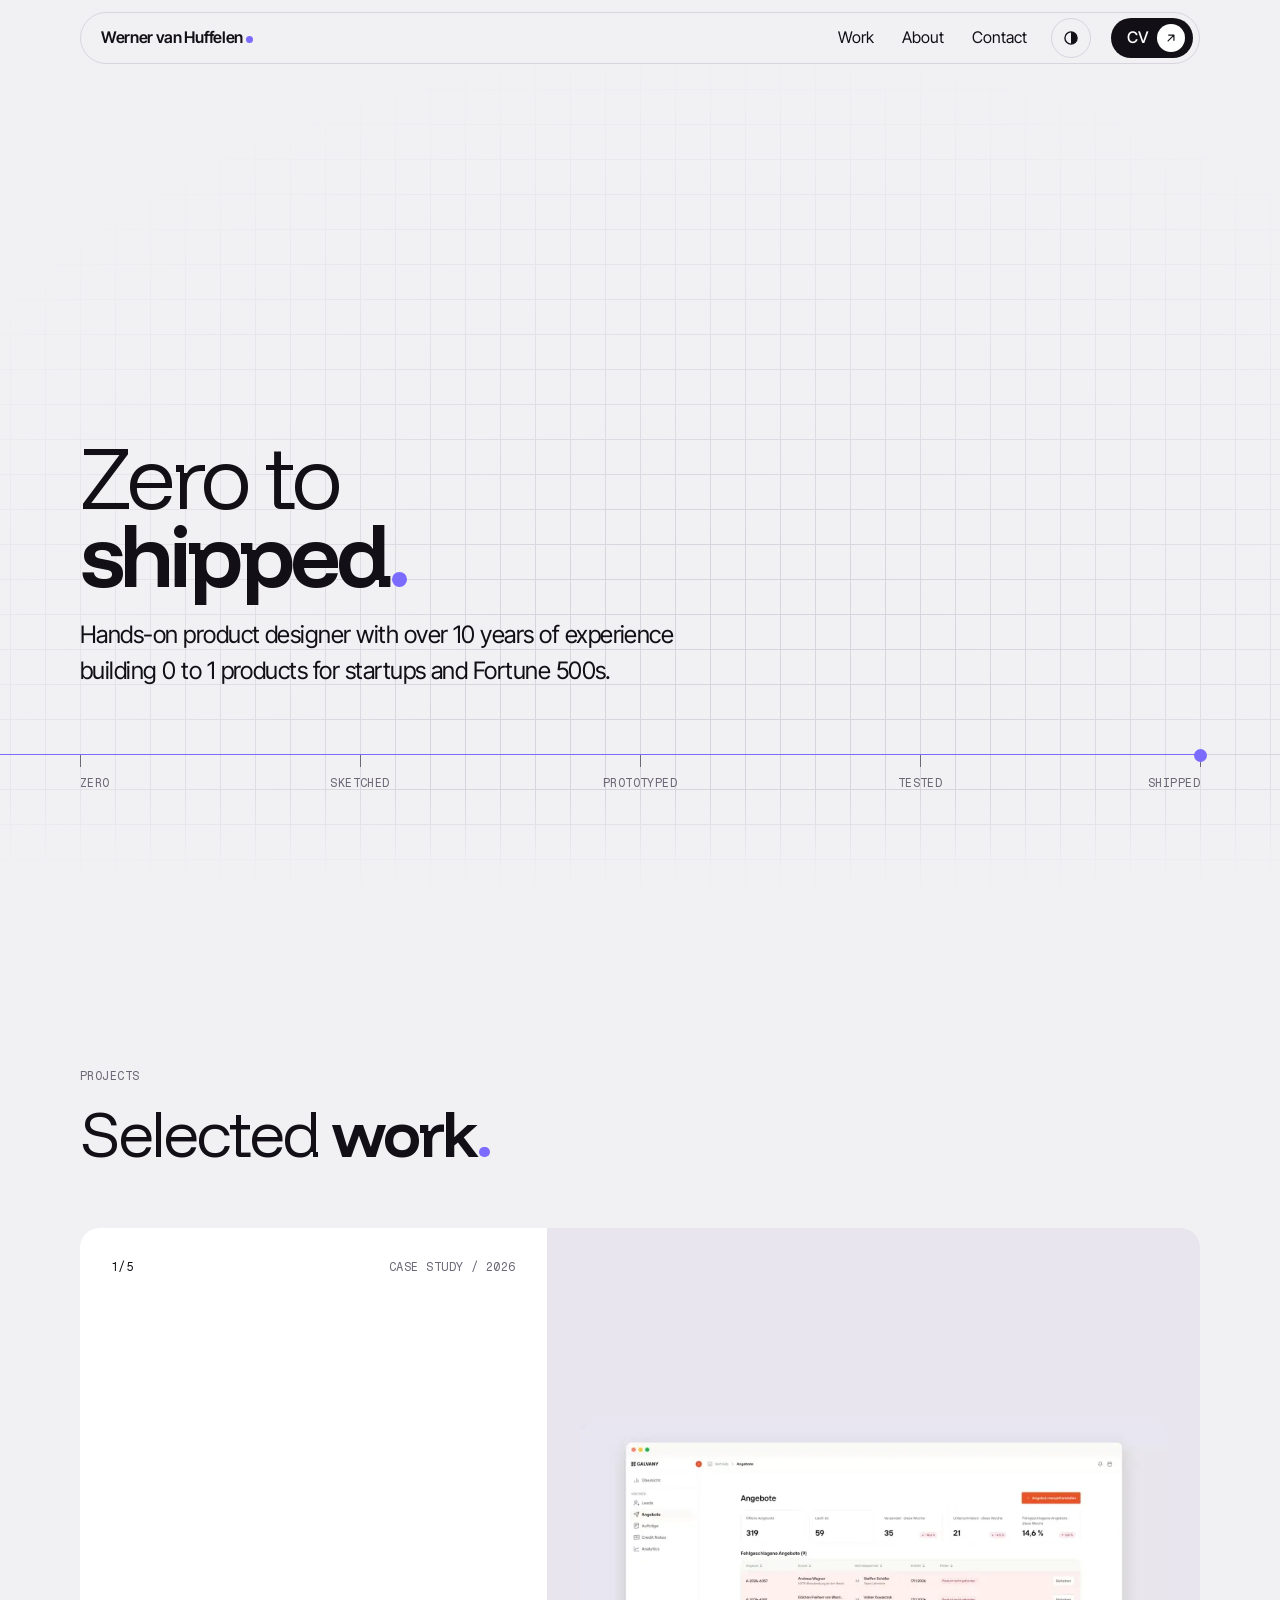
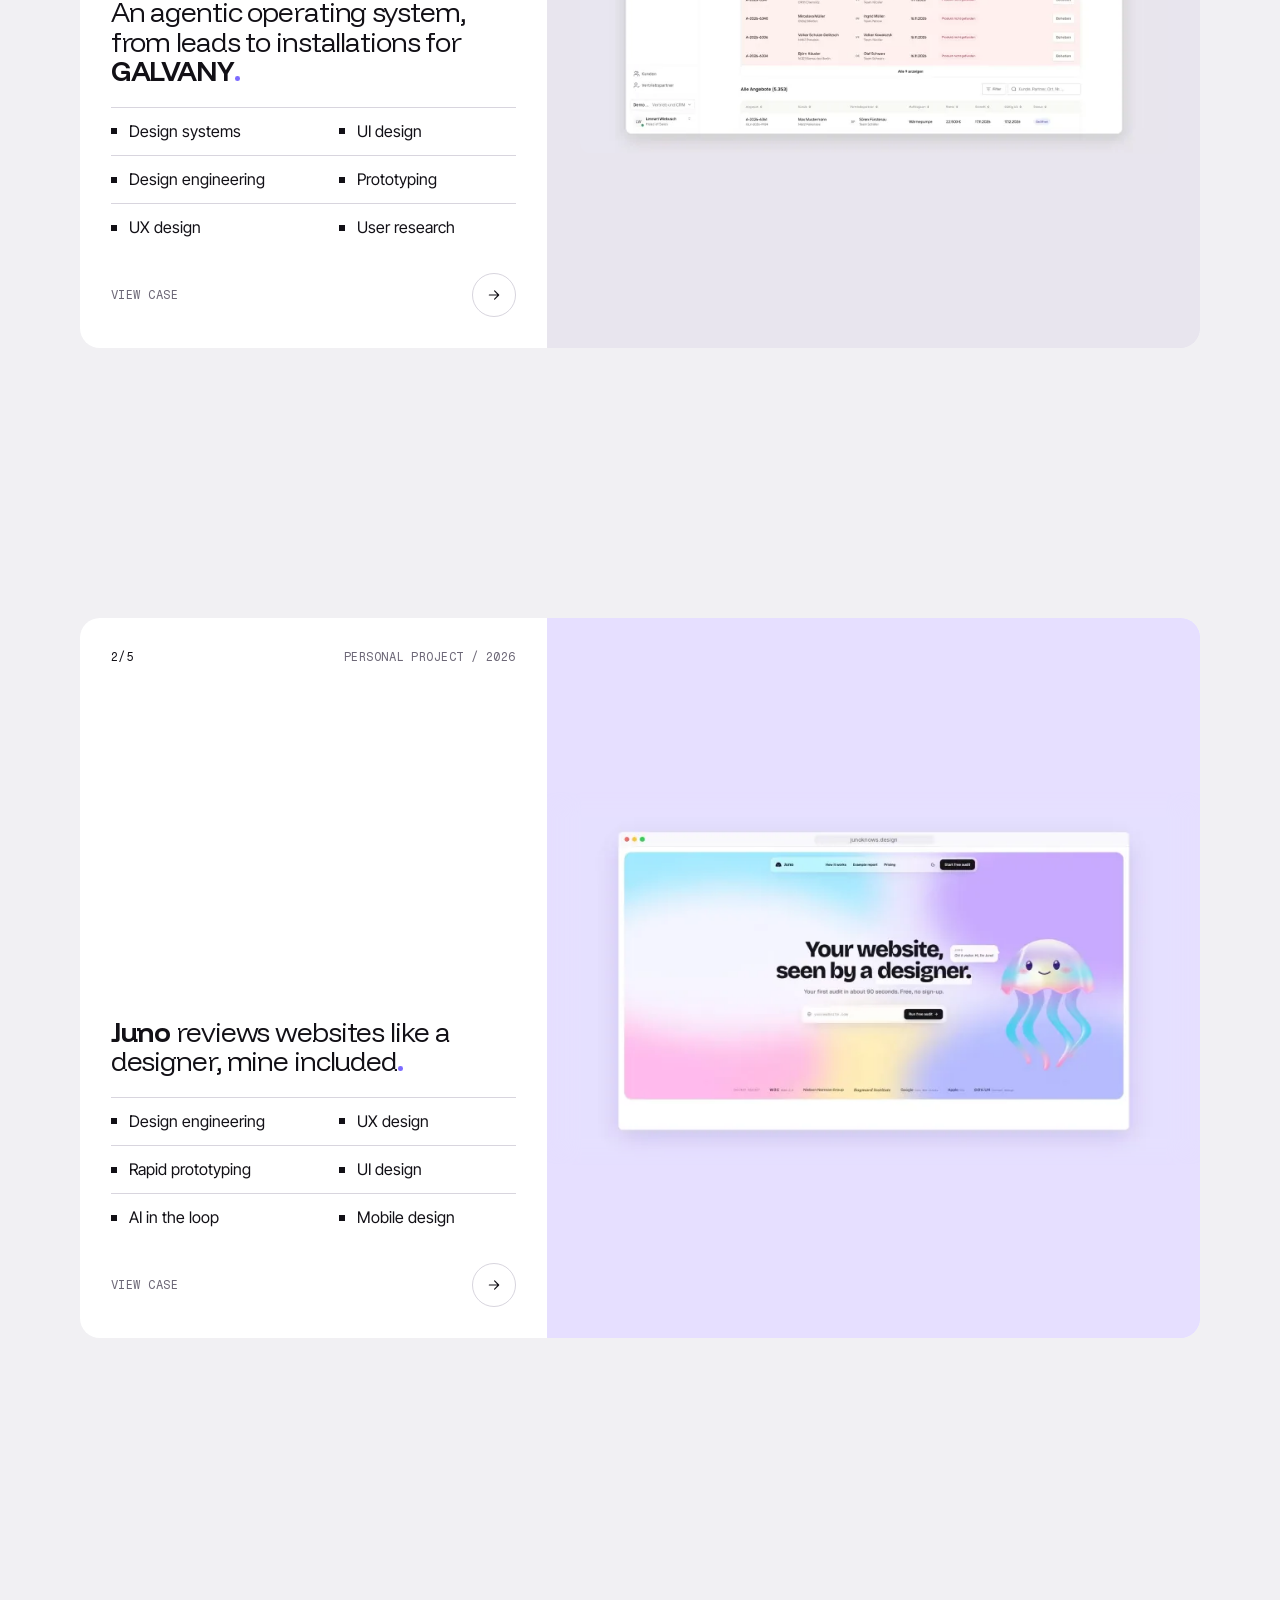
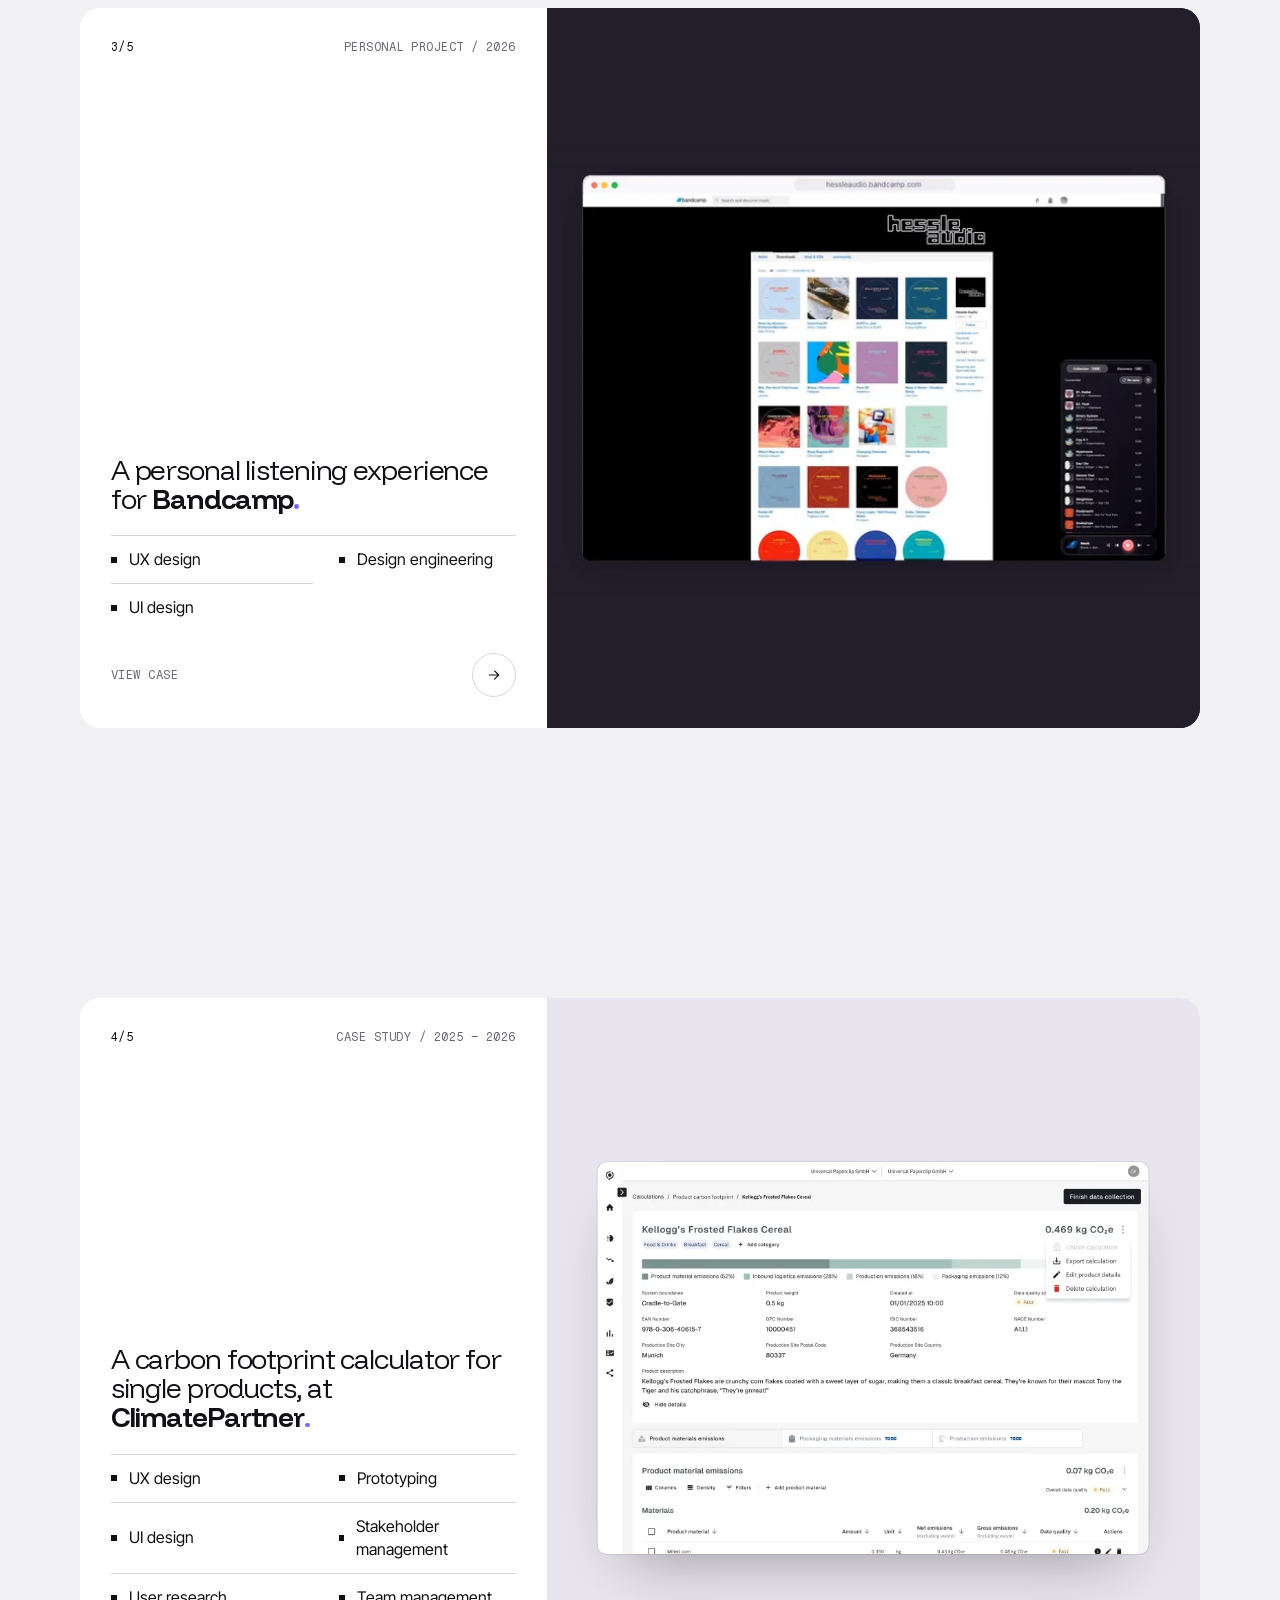
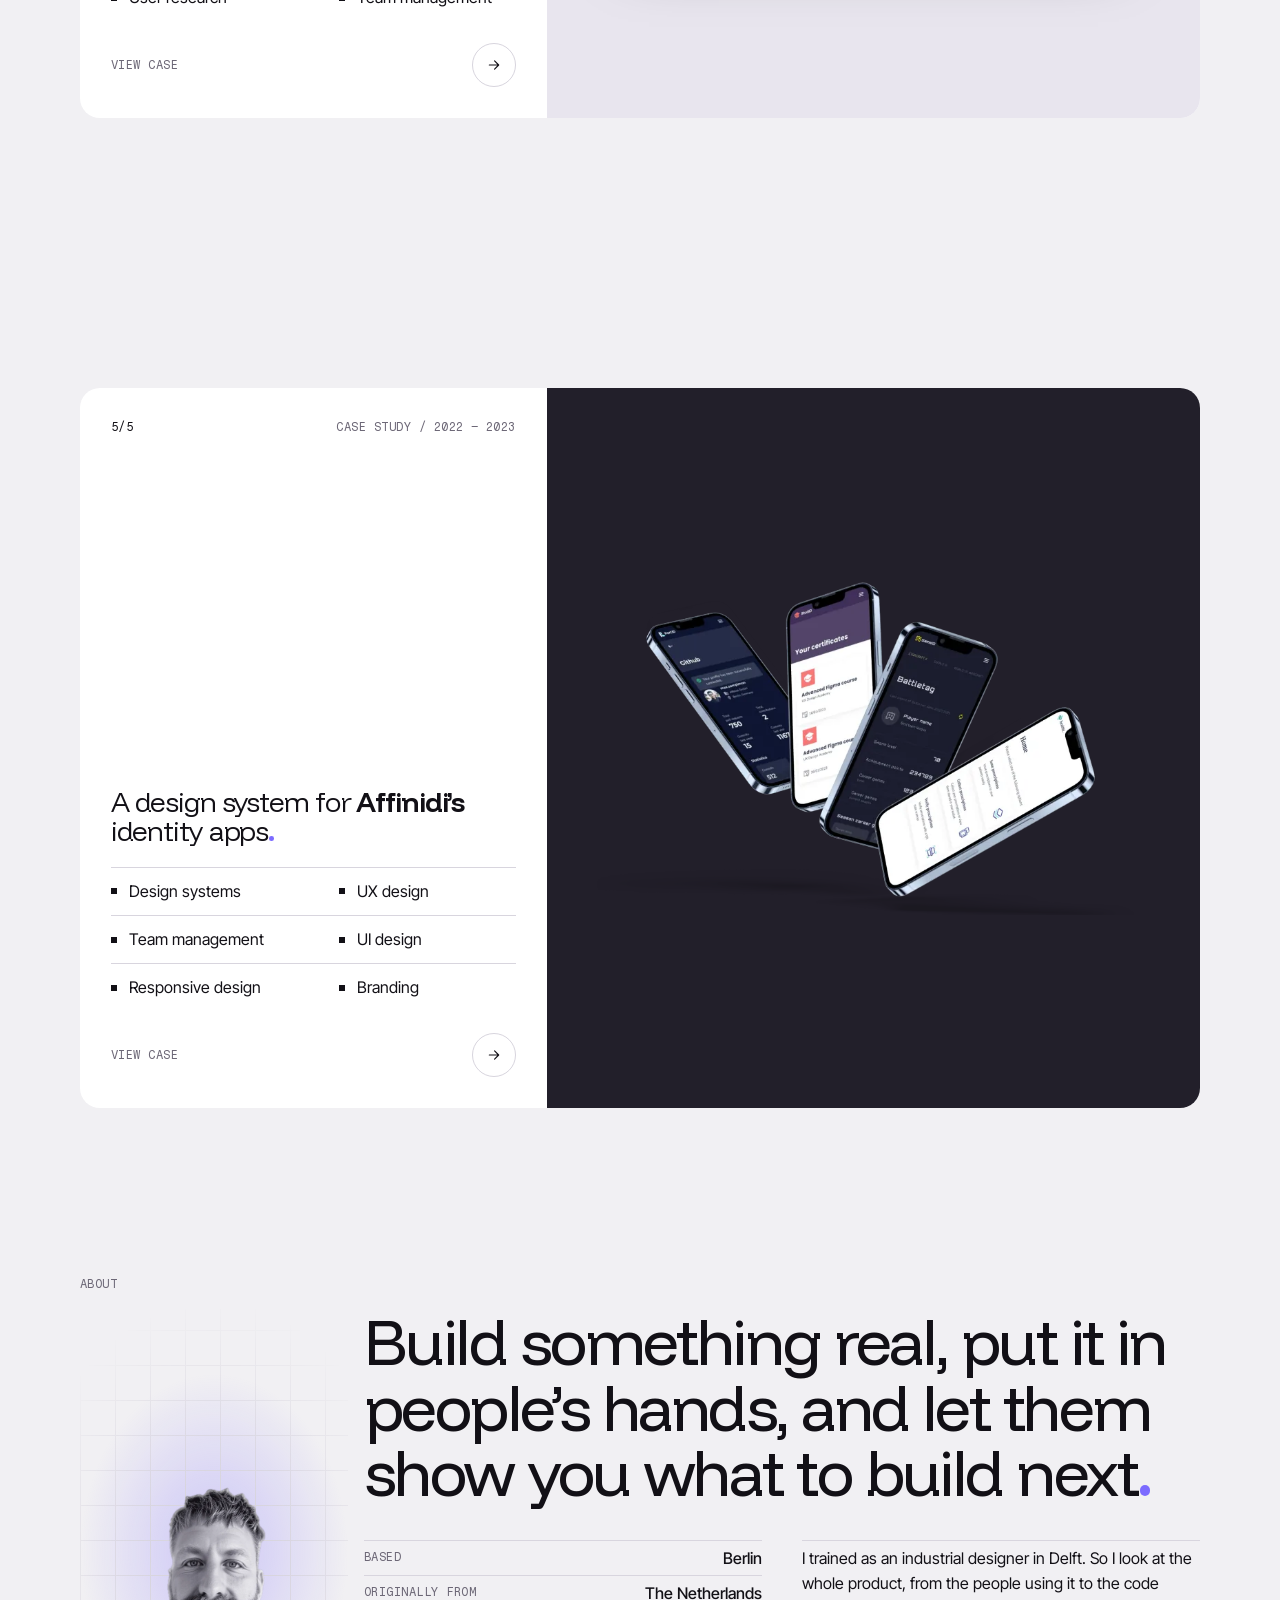
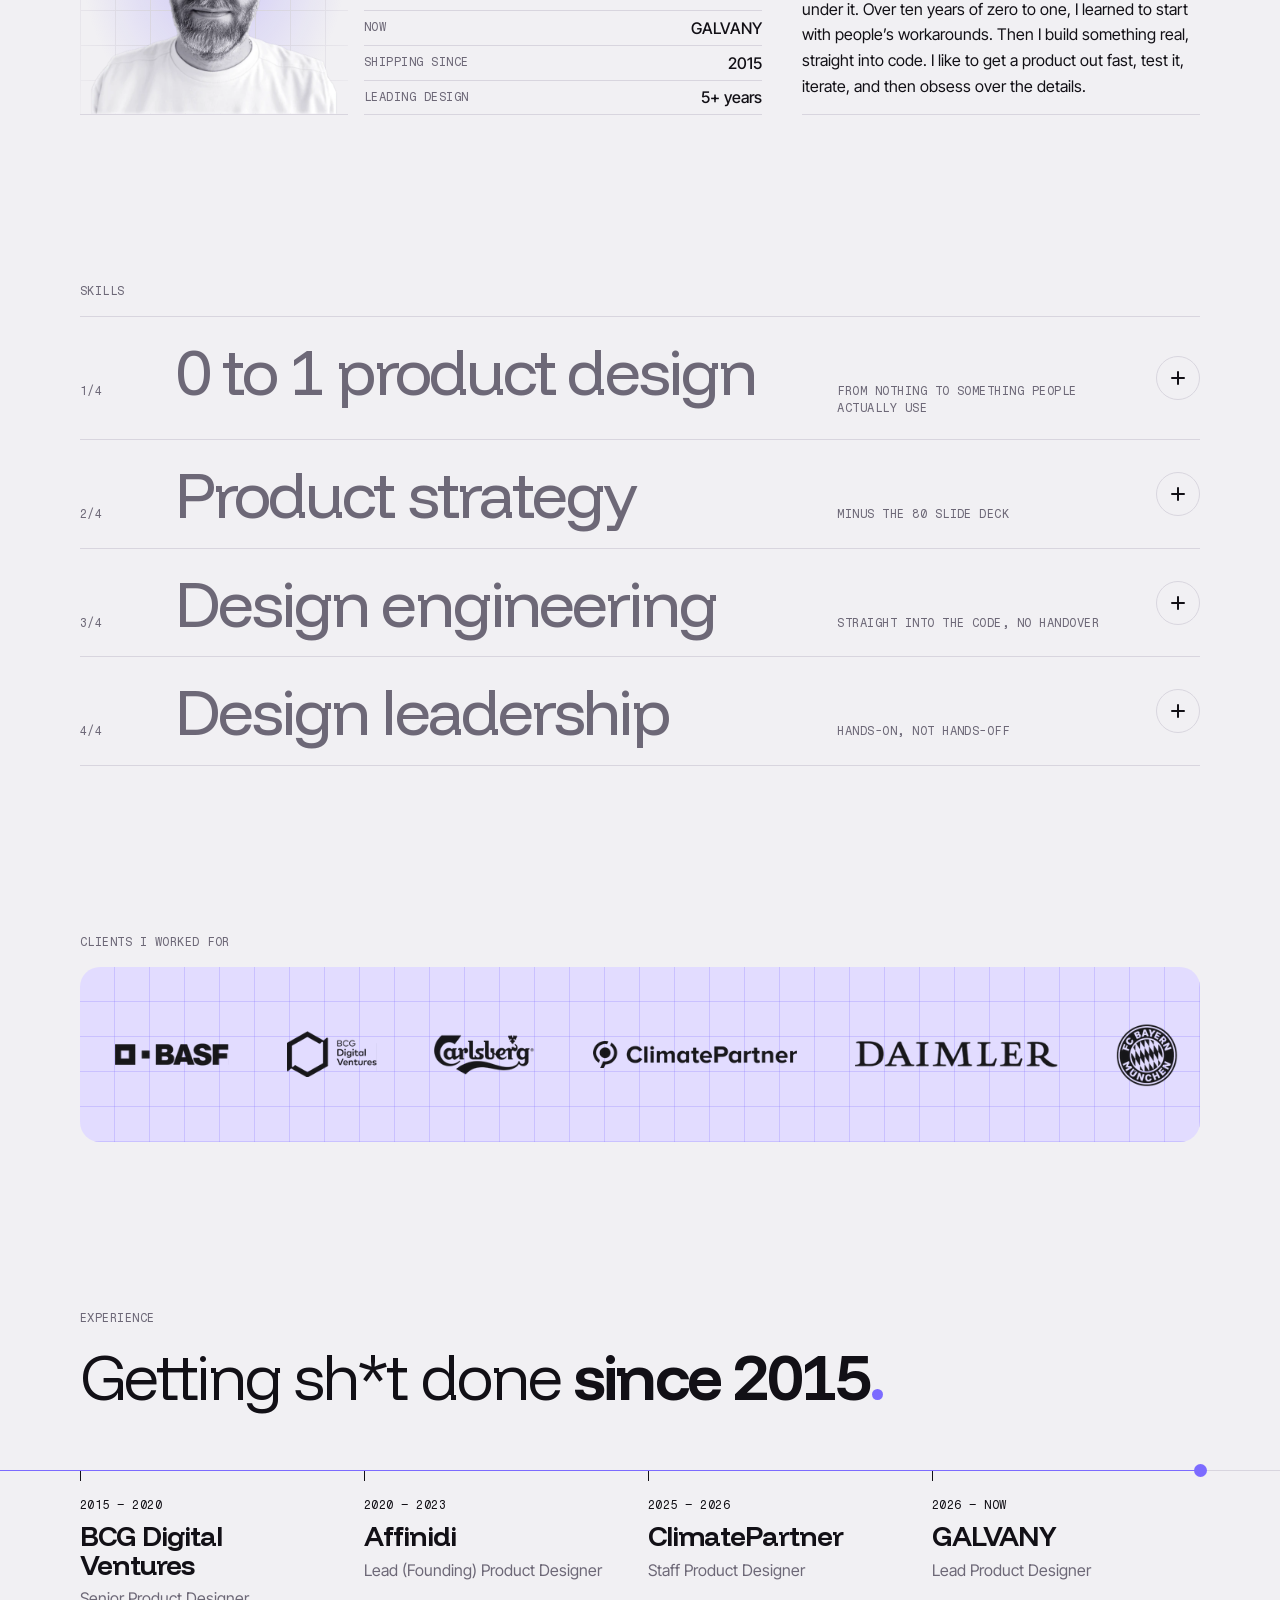
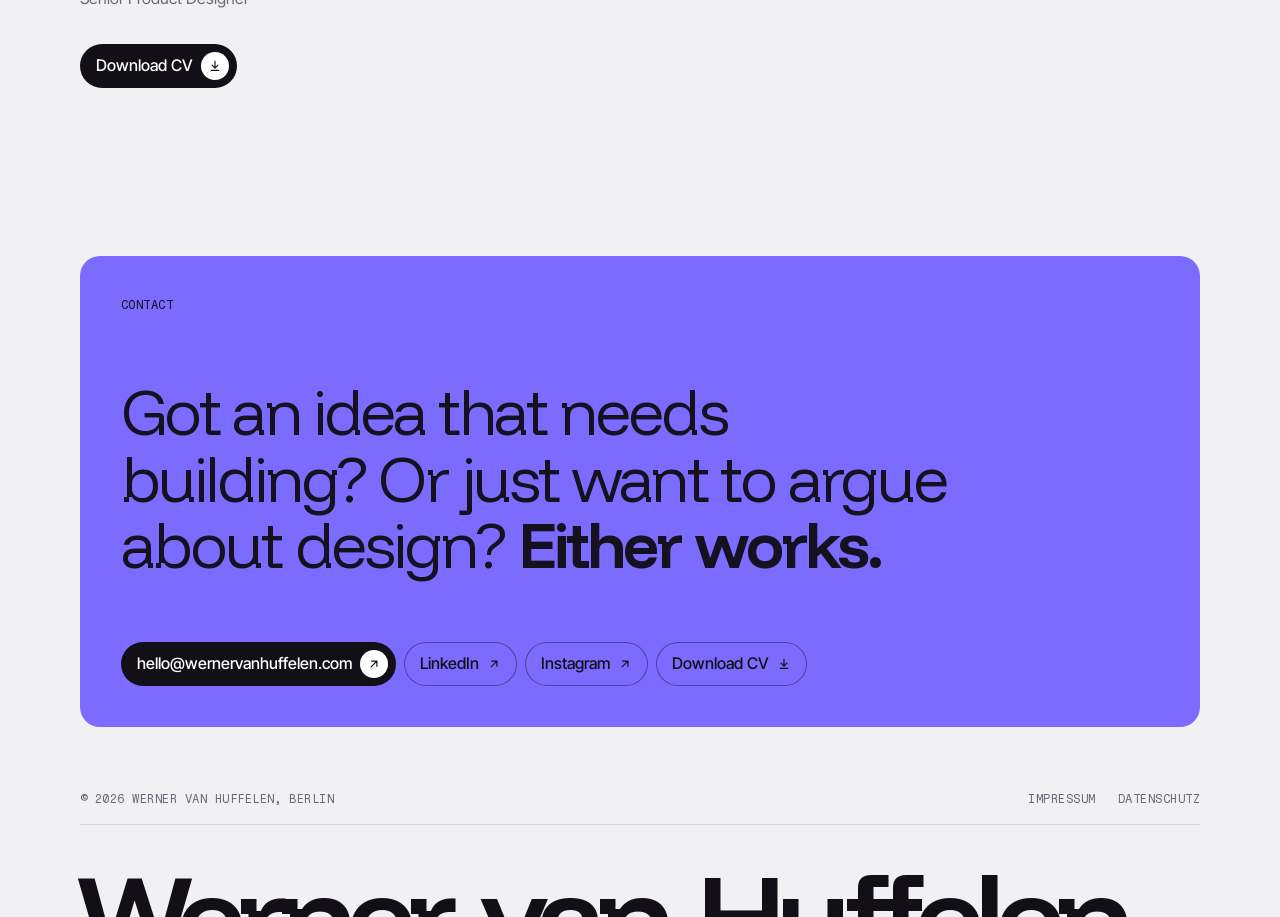
<file: index.html>
<!doctype html>
<html lang="en">
<head>
<meta charset="utf-8">
<meta name="viewport" content="width=device-width, initial-scale=1, viewport-fit=cover">
<title>Werner van Huffelen · Lead Product Designer in Berlin</title>
<meta name="description" content="Werner van Huffelen: Lead Product Designer in Berlin who designs straight into the code. Over 10 years of 0 to 1 products for startups and Fortune 500s.">
<link rel="canonical" href="https://www.wernervanhuffelen.com/">
<meta property="og:type" content="website"><meta property="og:site_name" content="Werner van Huffelen"><meta property="og:title" content="Werner van Huffelen · Lead Product Designer in Berlin"><meta property="og:description" content="Werner van Huffelen: Lead Product Designer in Berlin who designs straight into the code. Over 10 years of 0 to 1 products for startups and Fortune 500s."><meta property="og:url" content="https://www.wernervanhuffelen.com/"><meta property="og:image" content="https://www.wernervanhuffelen.com/assets/og/home.jpg"><meta property="og:image:width" content="1200"><meta property="og:image:height" content="630"><meta property="og:image:alt" content="Werner van Huffelen’s homepage: “Zero to shipped.” beside his portrait on a construction grid"><meta name="twitter:card" content="summary_large_image">
<script type="application/ld+json">{"@context":"https://schema.org","@graph":[{"@type":"Person","@id":"https://www.wernervanhuffelen.com/#me","name":"Werner van Huffelen","url":"https://www.wernervanhuffelen.com/","image":"https://www.wernervanhuffelen.com/assets/t/mono/portrait-moon-1000.webp","jobTitle":"Lead Product Designer","description":"Werner van Huffelen: Lead Product Designer in Berlin who designs straight into the code. Over 10 years of 0 to 1 products for startups and Fortune 500s.","email":"mailto:hello@wernervanhuffelen.com","address":{"@type":"PostalAddress","addressLocality":"Berlin","addressCountry":"DE"},"worksFor":{"@type":"Organization","name":"GALVANY"},"knowsAbout":["Product design","Product strategy","Design engineering","Design systems","Prototyping","Design leadership"],"sameAs":["https://www.linkedin.com/in/werner-van-huffelen-0047a842/","https://www.wernersdesigns.com/"]},{"@type":"WebSite","@id":"https://www.wernervanhuffelen.com/#site","url":"https://www.wernervanhuffelen.com/","name":"Werner van Huffelen","publisher":{"@id":"https://www.wernervanhuffelen.com/#me"}}]}</script>
<meta name="theme-color" content="#f1f0f3" media="(prefers-color-scheme: light)">
<meta name="theme-color" content="#100e14" media="(prefers-color-scheme: dark)">
<link rel="icon" href="data:image/svg+xml,%3Csvg xmlns='http://www.w3.org/2000/svg' viewBox='0 0 32 32'%3E%3Ccircle cx='16' cy='16' r='13' fill='%237C6BFF'/%3E%3C/svg%3E">
<link rel="preload" href="assets/fonts/funnel-display-latin.woff2" as="font" type="font/woff2" crossorigin>   <!-- the headlines' font, from the site (css/contrast.css; 2026-11-16, was Google Fonts) -->
<link rel="preconnect" href="https://fonts.googleapis.com"><link rel="preconnect" href="https://fonts.gstatic.com" crossorigin>
<link rel="stylesheet" href="https://fonts.googleapis.com/css2?family=Inter+Tight:wght@300..700&display=swap">
<link rel="stylesheet" href="css/contrast.css?v=d151">
<script>(function(r){r.classList.add('js');try{var t=localStorage.getItem('theme');if(t==='dark'||t==='light')r.setAttribute('data-theme',t)}catch(e){}})(document.documentElement)</script>
<script defer src="js/contrast.js?v=d151"></script>
<link rel="stylesheet" href="css/heroes.css?v=d151">
<link rel="stylesheet" href="css/heroes-c.css?v=d151">
<script defer src="js/heroes.js?v=d151"></script>
</head>
<body>
<a class="skip" href="#main">Skip to content</a>
<header class="nav">
  <a class="brand" href="/">Werner<span class="sur"> van Huffelen</span><i class="stop" aria-hidden="true"></i></a>
  <nav class="links" aria-label="Site"><a href="/#work">Work</a><a href="/#about">About</a><a class="opt" href="/#contact">Contact</a></nav>
  <button class="mode" type="button" aria-label="Dark mode" aria-pressed="false"><svg viewBox="0 0 20 20" aria-hidden="true"><circle cx="10" cy="10" r="6.75" fill="none" stroke="currentColor" stroke-width="1.5"/><path d="M10 3.25a6.75 6.75 0 0 1 0 13.5z" fill="currentColor"/></svg></button>
  <a class="pill" href="cv/Werner-van-Huffelen-CV-web.pdf">CV<span class="arr"><svg viewBox="0 0 24 24" fill="none" stroke="currentColor" stroke-width="2" stroke-linecap="round" stroke-linejoin="round" aria-hidden="true"><path d="M7 17 17 7M8 7h9v9"/></svg></span></a>
</header>
<main id="main">

<div class="heroes">
<section class="hx cx cx-1" aria-label="Intro">
  <div class="body"><div class="bg" aria-hidden="true"></div>
    <div class="lead-in"><h1 class="big"><span class="sr">Werner van Huffelen, Lead Product Designer in Berlin. Zero to shipped. </span><span aria-hidden="true">Zero to<span class="roll b"><span><span>&nbsp;</span><span>sketched<i class="stop"></i></span><span>prototyped<i class="stop"></i></span><span>tested<i class="stop"></i></span><span>shipped<i class="stop"></i></span></span></span></span></h1>
      <p class="lede" data-in style="--d:200">Hands-on product designer with over 10&nbsp;years of experience building 0&nbsp;to&nbsp;1 products for startups and Fortune&nbsp;500s.</p></div>
    <div class="ruler" aria-hidden="true"><i class="grid"><i class="pin" style="--i:5;--j:2"></i><i class="pin" style="--i:19;--j:2"></i></i><i class="who"><img src="assets/t/mono/portrait-moon-1000.webp" srcset="assets/t/mono/portrait-moon-700.webp 700w, assets/t/mono/portrait-moon-1000.webp 1000w, assets/t/mono/portrait-moon.webp 1400w" sizes="(min-width:900px) 50vw, calc(100vw - 32px)" width="1000" height="1000" alt="" loading="lazy" decoding="async"><i class="halo"></i></i><i class="fill"></i><i class="dot"></i><i class="tick" style="--x:0;--t:0.20s"><span class="mono">Zero</span></i><i class="tick" style="--x:.25;--t:0.95s"><span class="mono">Sketched</span></i><i class="tick" style="--x:.5;--t:2.25s"><span class="mono">Prototyped</span></i><i class="tick" style="--x:.75;--t:3.55s"><span class="mono">Tested</span></i><i class="tick" style="--x:1;--t:4.85s"><span class="mono">Shipped</span></i></div>
    <div class="under" aria-hidden="true"></div>
  </div>
</section>
</div>

<section id="work" class="sec" aria-label="Work">
  <div class="sec-h left"><div class="mono" data-in>Projects</div><h2 class="big" data-in="rise"><span class="w" style="--i:0"><span>Selected</span></span> <span class="w b" style="--i:1"><span>work<span class="sr">.</span><i class="stop" aria-hidden="true"></i></span></span></h2></div>
  <div class="stack">
    <article class="card" id="p-galvany" style="--i:0">
      <div class="txt">
        <div class="top mono"><span class="n">1/5</span><span>Case study / 2026</span></div>
        <div class="hd"><h3 class="big"><a href="/galvany"><span class="w" style="--i:0"><span>An</span></span> <span class="w" style="--i:1"><span>agentic</span></span> <span class="w" style="--i:2"><span>operating</span></span> <span class="w" style="--i:3"><span>system,</span></span> <span class="w" style="--i:4"><span>from</span></span> <span class="w" style="--i:5"><span>leads</span></span> <span class="w" style="--i:6"><span>to</span></span> <span class="w" style="--i:7"><span>installations</span></span> <span class="w" style="--i:8"><span>for</span></span> <span class="w b" style="--i:9"><span>GALVANY<span class="sr">.</span><i class="stop" aria-hidden="true"></i></span></span></a></h3></div>
        <ul class="tags" aria-label="Skills"><li>Design systems</li><li>Design engineering</li><li>UX design</li><li>UI design</li><li>Prototyping</li><li>User research</li></ul>
        <div class="foot-row"><span class="mono">View case</span><span class="go"><svg viewBox="0 0 24 24" fill="none" stroke="currentColor" stroke-width="2" stroke-linecap="round" stroke-linejoin="round" aria-hidden="true"><path d="M4 12h16M13 5l7 7-7 7"/></svg></span></div>
      </div>
      <div class="panel" style="--tint:var(--mat)"><div class="cshot f-cover sit reel" style="--w:1920;--h:1080;--sit:#e8e5ee"><a href="/galvany" tabindex="-1" aria-hidden="true"><img src="assets/cards/galvany-reel-1200.webp" srcset="assets/cards/galvany-reel-800.webp 800w, assets/cards/galvany-reel-1200.webp 1200w, assets/cards/galvany-reel.webp 1920w" sizes="(min-width: 900px) 60vw, (hover: hover) and (pointer: fine) 120vw, 92vw" width="1920" height="1080" alt="" loading="lazy" decoding="async"><video muted playsinline preload="none" disablepictureinpicture loop data-src="assets/cards/galvany-reel.mp4" data-t0="0" data-rate="0.5" data-bar="0.5:0.000 1:0.095 1.1:0.093 1.2:0.091 4.9:0.091 5:0.093 5.1:0.095 5.6:0.000 7.5:0.000 7.8:0.097 7.9:0.093 8.9:0.091 9:0.091 9.1:0.082 9.2:0.047 9.3:0.000 19.2:0.000 19.3:0.050 19.4:0.087 19.5:0.091 20.8:0.091 20.9:0.093 21:0.097 21.5:0.000 23.3:0.000 23.4:0.008 23.5:0.028 23.6:0.048 23.7:0.067 23.8:0.082 23.9:0.091 24:0.095 26.4:0.095 26.5:0.097 26.6:0.098 27.1:0.000"></video></a></div></div>
    </article>
    <article class="card" id="p-juno" style="--i:1">
      <div class="txt">
        <div class="top mono"><span class="n">2/5</span><span>Personal project / 2026</span></div>
        <div class="hd"><h3 class="big"><a href="/juno"><span class="w b" style="--i:0"><span>Juno</span></span> <span class="w" style="--i:1"><span>reviews</span></span> <span class="w" style="--i:2"><span>websites</span></span> <span class="w" style="--i:3"><span>like</span></span> <span class="w" style="--i:4"><span>a</span></span> <span class="w" style="--i:5"><span>designer,</span></span> <span class="w" style="--i:6"><span>mine</span></span> <span class="w" style="--i:7"><span>included<span class="sr">.</span><i class="stop" aria-hidden="true"></i></span></span></a></h3></div>
        <ul class="tags" aria-label="Skills"><li>Design engineering</li><li>Rapid prototyping</li><li>AI in the loop</li><li>UX design</li><li>UI design</li><li>Mobile design</li></ul>
        <div class="foot-row"><span class="mono">View case</span><span class="go"><svg viewBox="0 0 24 24" fill="none" stroke="currentColor" stroke-width="2" stroke-linecap="round" stroke-linejoin="round" aria-hidden="true"><path d="M4 12h16M13 5l7 7-7 7"/></svg></span></div>
      </div>
      <div class="panel lav" style="--tint:var(--lav)"><div class="cshot f-cover sit feather reel" style="--w:1920;--h:1080;--sit:#e6dfff;--fit:1.13"><a href="/juno" tabindex="-1" aria-hidden="true"><img src="assets/cards/juno-reel-1200.webp" srcset="assets/cards/juno-reel-800.webp 800w, assets/cards/juno-reel-1200.webp 1200w, assets/cards/juno-reel.webp 1920w" sizes="(min-width: 900px) 60vw, (hover: hover) and (pointer: fine) 120vw, 92vw" width="1920" height="1080" alt="" loading="lazy" decoding="async"><video muted playsinline preload="none" disablepictureinpicture loop data-src="assets/cards/juno-reel.mp4" data-t0="2"></video></a></div></div>
    </article>
    <article class="card" id="p-bandcamp" style="--i:2">
      <div class="txt">
        <div class="top mono"><span class="n">3/5</span><span>Personal project / 2026</span></div>
        <div class="hd"><h3 class="big"><a href="/bandcamp"><span class="w" style="--i:0"><span>A</span></span> <span class="w" style="--i:1"><span>personal</span></span> <span class="w" style="--i:2"><span>listening</span></span> <span class="w" style="--i:3"><span>experience</span></span> <span class="w" style="--i:4"><span>for</span></span> <span class="w b" style="--i:5"><span>Bandcamp<span class="sr">.</span><i class="stop" aria-hidden="true"></i></span></span></a></h3></div>
        <ul class="tags few" aria-label="Skills"><li>UX design</li><li>UI design</li><li>Design engineering</li></ul>
        <div class="foot-row"><span class="mono">View case</span><span class="go"><svg viewBox="0 0 24 24" fill="none" stroke="currentColor" stroke-width="2" stroke-linecap="round" stroke-linejoin="round" aria-hidden="true"><path d="M4 12h16M13 5l7 7-7 7"/></svg></span></div>
      </div>
      <div class="panel night" style="--tint:var(--mat)"><div class="cshot f-cover sit feather reel" style="--w:1920;--h:1080;--sit:#221f2a;--fit:1.38"><a href="/bandcamp" tabindex="-1" aria-hidden="true"><img src="assets/cards/bandcamp-reel-1200.webp" srcset="assets/cards/bandcamp-reel-800.webp 800w, assets/cards/bandcamp-reel-1200.webp 1200w, assets/cards/bandcamp-reel.webp 1920w" sizes="(min-width: 900px) 60vw, (hover: hover) and (pointer: fine) 120vw, 92vw" width="1920" height="1080" alt="" loading="lazy" decoding="async"><video muted playsinline preload="none" disablepictureinpicture loop data-src="assets/cards/bandcamp-reel.mp4" data-t0="0.7"></video></a></div></div>
    </article>
    <article class="card" id="p-climatepartner" style="--i:3">
      <div class="txt">
        <div class="top mono"><span class="n">4/5</span><span>Case study / 2025 – 2026</span></div>
        <div class="hd"><h3 class="big"><a href="/climatepartner"><span class="w" style="--i:0"><span>A</span></span> <span class="w" style="--i:1"><span>carbon</span></span> <span class="w" style="--i:2"><span>footprint</span></span> <span class="w" style="--i:3"><span>calculator</span></span> <span class="w" style="--i:4"><span>for</span></span> <span class="w" style="--i:5"><span>single</span></span> <span class="w" style="--i:6"><span>products,</span></span> <span class="w" style="--i:7"><span>at</span></span> <span class="w b" style="--i:8"><span>ClimatePartner<span class="sr">.</span><i class="stop" aria-hidden="true"></i></span></span></a></h3></div>
        <ul class="tags" aria-label="Skills"><li>UX design</li><li>UI design</li><li>User research</li><li>Prototyping</li><li>Stakeholder management</li><li>Team management</li></ul>
        <div class="foot-row"><span class="mono">View case</span><span class="go"><svg viewBox="0 0 24 24" fill="none" stroke="currentColor" stroke-width="2" stroke-linecap="round" stroke-linejoin="round" aria-hidden="true"><path d="M4 12h16M13 5l7 7-7 7"/></svg></span></div>
      </div>
      <div class="panel" style="--tint:var(--mat);background:#e8e5ee"><div class="cshot f-cover" style="--w:2880;--h:2048"><a href="/climatepartner" tabindex="-1" aria-hidden="true"><img src="assets/climatepartner/detail-1200.webp" srcset="assets/climatepartner/detail-800.webp 800w, assets/climatepartner/detail-1200.webp 1200w, assets/climatepartner/detail.webp 2880w" sizes="(min-width: 900px) 60vw, (hover: hover) and (pointer: fine) 120vw, 92vw" width="2880" height="2048" alt="" loading="lazy" decoding="async"></a></div></div>
    </article>
    <article class="card" id="p-affinidi" style="--i:4">
      <div class="txt">
        <div class="top mono"><span class="n">5/5</span><span>Case study / 2022 – 2023</span></div>
        <div class="hd"><h3 class="big"><a href="/affinidi"><span class="w" style="--i:0"><span>A</span></span> <span class="w" style="--i:1"><span>design</span></span> <span class="w" style="--i:2"><span>system</span></span> <span class="w" style="--i:3"><span>for</span></span> <span class="w b" style="--i:4"><span>Affinidi’s</span></span> <span class="w" style="--i:5"><span>identity</span></span> <span class="w" style="--i:6"><span>apps<span class="sr">.</span><i class="stop" aria-hidden="true"></i></span></span></a></h3></div>
        <ul class="tags" aria-label="Skills"><li>Design systems</li><li>Team management</li><li>Responsive design</li><li>UX design</li><li>UI design</li><li>Branding</li></ul>
        <div class="foot-row"><span class="mono">View case</span><span class="go"><svg viewBox="0 0 24 24" fill="none" stroke="currentColor" stroke-width="2" stroke-linecap="round" stroke-linejoin="round" aria-hidden="true"><path d="M4 12h16M13 5l7 7-7 7"/></svg></span></div>
      </div>
      <div class="panel lav" style="--tint:var(--lav);background:#221f2a"><div class="cshot f-cover bare" style="--w:2400;--h:1455"><a href="/affinidi" tabindex="-1" aria-hidden="true"><img src="assets/cards/affinidi-phones-1200.webp" srcset="assets/cards/affinidi-phones-800.webp 800w, assets/cards/affinidi-phones-1200.webp 1200w, assets/cards/affinidi-phones.webp 2400w" sizes="(min-width: 900px) 60vw, (hover: hover) and (pointer: fine) 120vw, 92vw" width="2400" height="1455" alt="" loading="lazy" decoding="async"></a></div></div>
    </article>
  </div>
</section>

<section id="about" class="sec about grid">
  <h2 class="mono" data-in>About</h2>
  <figure class="portrait" data-in><img src="assets/t/mono/portrait-moon-700.webp" srcset="assets/t/mono/portrait-moon-700.webp 700w, assets/t/mono/portrait-moon-1000.webp 1000w" sizes="(min-width:900px) 32vw, 300px" width="700" height="700" alt="Portrait of Werner van Huffelen" loading="lazy" decoding="async"></figure>
  <p class="say" data-in><span class="w" style="--i:0"><span>Build</span></span> <span class="w" style="--i:1"><span>something</span></span> <span class="w" style="--i:2"><span>real,</span></span> <span class="w" style="--i:3"><span>put</span></span> <span class="w" style="--i:4"><span>it</span></span> <span class="w" style="--i:5"><span>in</span></span> <span class="w" style="--i:6"><span>people’s</span></span> <span class="w" style="--i:7"><span>hands,</span></span> <span class="w" style="--i:8"><span>and</span></span> <span class="w" style="--i:9"><span>let</span></span> <span class="w" style="--i:10"><span>them</span></span> <span class="w" style="--i:11"><span>show</span></span> <span class="w" style="--i:12"><span>you</span></span> <span class="w" style="--i:13"><span>what</span></span> <span class="w" style="--i:14"><span>to</span></span> <span class="w" style="--i:15"><span>build</span></span> <span class="w" style="--i:16"><span>next<span class="sr">.</span><i class="stop" aria-hidden="true"></i></span></span></p>
  <p class="bio" data-in>I trained as an industrial designer in Delft. So I look at the whole product, from the people using it to the code under it. Over ten years of zero to one, I learned to start with people’s workarounds. Then I build something real, straight into code. I like to get a product out fast, test it, iterate, and then obsess over the details.</p>
  <dl class="facts" data-in style="--d:120">
    <div><dt class="mono">Based</dt><dd>Berlin</dd></div>
    <div><dt class="mono">Originally from</dt><dd>The Netherlands</dd></div>
    <div><dt class="mono">Now</dt><dd>GALVANY</dd></div>
    <div><dt class="mono">Shipping since</dt><dd>2015</dd></div>
    <div><dt class="mono">Leading design</dt><dd>5+ years</dd></div>
  </dl>
</section>

<section id="skills" class="sec">
  <h2 class="mono" style="margin-bottom:16px" data-in>Skills</h2>
  <ul class="svc">
    <li>
      <h3><button class="head" type="button" aria-expanded="false" aria-controls="sk-p1" id="sk-b1"><span class="n mono">1/4</span><span class="k">0 to 1 product design</span><span class="v mono">From nothing to something people actually use</span><span class="tog" aria-hidden="true"><i></i><i></i></span></button></h3>
      <div class="more" id="sk-p1" role="region" aria-labelledby="sk-b1"><div class="in"><div class="body">
        <ul class="tags"><li>User research</li><li>UX/UI design</li><li>Design systems</li><li>Branding</li><li>User testing</li><li>Responsive design</li></ul>
        <div class="txt"><p>This is my home turf: taking a vague idea and turning it into something real. Research, flows, UI, design system, the lot.</p><p>I design end to end and stick around for the messy part where it gets built.</p></div>
      </div></div></div>
    </li>
    <li>
      <h3><button class="head" type="button" aria-expanded="false" aria-controls="sk-p2" id="sk-b2"><span class="n mono">2/4</span><span class="k">Product strategy</span><span class="v mono">Minus the 80 slide deck</span><span class="tog" aria-hidden="true"><i></i><i></i></span></button></h3>
      <div class="more" id="sk-p2" role="region" aria-labelledby="sk-b2"><div class="in"><div class="body">
        <ul class="tags"><li>Problem definition</li><li>Ideation</li><li>Brainstorming</li><li>Prioritisation</li><li>Data analysis</li><li aria-hidden="true"></li></ul>
        <div class="txt"><p>Strategy is deciding what to build and, more importantly, what not to. I start with the problem and stay grounded in what users need and what the business can actually pull off.</p><p>All of it fits on one page. Promise.</p></div>
      </div></div></div>
    </li>
    <li>
      <h3><button class="head" type="button" aria-expanded="false" aria-controls="sk-p3" id="sk-b3"><span class="n mono">3/4</span><span class="k">Design engineering</span><span class="v mono">Straight into the code, no handover</span><span class="tog" aria-hidden="true"><i></i><i></i></span></button></h3>
      <div class="more" id="sk-p3" role="region" aria-labelledby="sk-b3"><div class="in"><div class="body">
        <ul class="tags"><li>Design in code</li><li>Motion &amp; interaction</li><li>Rapid prototyping</li><li>AI in the loop</li><li>User testing</li><li aria-hidden="true"></li></ul>
        <div class="txt"><p>I design in the medium the product ships in. Layout, motion and edge cases get worked out in real code, so what the team reviews and people test is the thing itself, and nothing gets lost in a handover.</p><p>With AI in the loop that takes days. Juno went from idea to live product in four.</p></div>
      </div></div></div>
    </li>
    <li>
      <h3><button class="head" type="button" aria-expanded="false" aria-controls="sk-p4" id="sk-b4"><span class="n mono">4/4</span><span class="k">Design leadership</span><span class="v mono">Hands-on, not hands-off</span><span class="tog" aria-hidden="true"><i></i><i></i></span></button></h3>
      <div class="more" id="sk-p4" role="region" aria-labelledby="sk-b4"><div class="in"><div class="body">
        <ul class="tags"><li>Coaching</li><li>Mentoring</li><li>Process definition</li><li>Hiring</li><li>Team building</li><li aria-hidden="true"></li></ul>
        <div class="txt"><p>I’ve built and led design teams for over 5 years, and I still open Figma every day. I give designers real ownership, clear feedback, and cover when they need it.</p><p>Good people do great work when you stop micromanaging them.</p></div>
      </div></div></div>
    </li>
  </ul>
</section>

<section id="clients" class="sec" aria-labelledby="clients-h">
  <h2 class="mono" id="clients-h" style="margin-bottom:16px" data-in>Clients I worked for</h2>
  <div class="strip"><div class="marq"><div class="belt"><div class="track"><img class="on-light" src="assets/logos/mask-group.webp" srcset="assets/logos/mask-group-s.webp 142w, assets/logos/mask-group.webp 286w" sizes="(max-width: 760px) 80px, 114px" width="286" height="161" alt="BASF" style="--h:56" loading="lazy" decoding="async"><img class="on-dark" src="assets/logos/mask-group-w.webp" srcset="assets/logos/mask-group-w-s.webp 142w, assets/logos/mask-group-w.webp 286w" sizes="(max-width: 760px) 80px, 114px" width="286" height="161" alt="BASF" style="--h:56" loading="lazy" decoding="async"><img class="on-light" src="assets/logos/mask-group-1.webp" srcset="assets/logos/mask-group-1-s.webp 113w, assets/logos/mask-group-1.webp 225w" sizes="(max-width: 760px) 63px, 90px" width="225" height="115" alt="BCG Digital Ventures" style="--h:40" loading="lazy" decoding="async"><img class="on-dark" src="assets/logos/mask-group-1-w.webp" srcset="assets/logos/mask-group-1-w-s.webp 113w, assets/logos/mask-group-1-w.webp 225w" sizes="(max-width: 760px) 63px, 90px" width="225" height="115" alt="BCG Digital Ventures" style="--h:40" loading="lazy" decoding="async"><img class="on-light" src="assets/logos/mask-group-2.webp" srcset="assets/logos/mask-group-2-s.webp 127w, assets/logos/mask-group-2.webp 254w" sizes="(max-width: 760px) 71px, 101px" width="254" height="104" alt="Carlsberg" style="--h:36" loading="lazy" decoding="async"><img class="on-dark" src="assets/logos/mask-group-2-w.webp" srcset="assets/logos/mask-group-2-w-s.webp 127w, assets/logos/mask-group-2-w.webp 254w" sizes="(max-width: 760px) 71px, 101px" width="254" height="104" alt="Carlsberg" style="--h:36" loading="lazy" decoding="async"><img class="on-light" src="assets/logos/climatepartner.webp" srcset="assets/logos/climatepartner-s.webp 259w, assets/logos/climatepartner.webp 510w" sizes="(max-width: 760px) 143px, 204px" width="510" height="69" alt="ClimatePartner" style="--h:24" loading="lazy" decoding="async"><img class="on-dark" src="assets/logos/climatepartner-w.webp" srcset="assets/logos/climatepartner-w-s.webp 259w, assets/logos/climatepartner-w.webp 510w" sizes="(max-width: 760px) 143px, 204px" width="510" height="69" alt="ClimatePartner" style="--h:24" loading="lazy" decoding="async"><img class="on-light" src="assets/logos/mask-group-3.webp" srcset="assets/logos/mask-group-3-s.webp 258w, assets/logos/mask-group-3.webp 508w" sizes="(max-width: 760px) 142px, 203px" width="508" height="69" alt="Daimler" style="--h:24" loading="lazy" decoding="async"><img class="on-dark" src="assets/logos/mask-group-3-w.webp" srcset="assets/logos/mask-group-3-w-s.webp 258w, assets/logos/mask-group-3-w.webp 508w" sizes="(max-width: 760px) 142px, 203px" width="508" height="69" alt="Daimler" style="--h:24" loading="lazy" decoding="async"><img class="on-light" src="assets/logos/group-12.webp" srcset="assets/logos/group-12-s.webp 78w, assets/logos/group-12.webp 157w" sizes="(max-width: 760px) 44px, 63px" width="157" height="161" alt="FC Bayern München" style="--h:56" loading="lazy" decoding="async"><img class="on-dark" src="assets/logos/group-12-w.webp" srcset="assets/logos/group-12-w-s.webp 78w, assets/logos/group-12-w.webp 157w" sizes="(max-width: 760px) 44px, 63px" width="157" height="161" alt="FC Bayern München" style="--h:56" loading="lazy" decoding="async"><img class="on-light" src="assets/logos/logo-wordmark.webp" srcset="assets/logos/logo-wordmark-s.webp 125w, assets/logos/logo-wordmark.webp 250w" sizes="(max-width: 760px) 70px, 101px" width="250" height="80" alt="GALVANY" style="--h:28" loading="lazy" decoding="async"><img class="on-dark" src="assets/logos/logo-wordmark-w.webp" srcset="assets/logos/logo-wordmark-w-s.webp 125w, assets/logos/logo-wordmark-w.webp 250w" sizes="(max-width: 760px) 70px, 101px" width="250" height="80" alt="GALVANY" style="--h:28" loading="lazy" decoding="async"><img class="on-light" src="assets/logos/mask-group-4.webp" srcset="assets/logos/mask-group-4-s.webp 201w, assets/logos/mask-group-4.webp 397w" sizes="(max-width: 760px) 111px, 159px" width="397" height="69" alt="Sartorius" style="--h:24" loading="lazy" decoding="async"><img class="on-dark" src="assets/logos/mask-group-4-w.webp" srcset="assets/logos/mask-group-4-w-s.webp 201w, assets/logos/mask-group-4-w.webp 397w" sizes="(max-width: 760px) 111px, 159px" width="397" height="69" alt="Sartorius" style="--h:24" loading="lazy" decoding="async"><img class="on-light" src="assets/logos/mask-group-5.webp" srcset="assets/logos/mask-group-5-s.webp 70w, assets/logos/mask-group-5.webp 140w" sizes="(max-width: 760px) 39px, 56px" width="140" height="138" alt="Techniker Krankenkasse" style="--h:48" loading="lazy" decoding="async"><img class="on-dark" src="assets/logos/mask-group-5-w.webp" srcset="assets/logos/mask-group-5-w-s.webp 70w, assets/logos/mask-group-5-w.webp 140w" sizes="(max-width: 760px) 39px, 56px" width="140" height="138" alt="Techniker Krankenkasse" style="--h:48" loading="lazy" decoding="async"><img class="on-light" src="assets/logos/mask-group-6.webp" srcset="assets/logos/mask-group-6-s.webp 258w, assets/logos/mask-group-6.webp 509w" sizes="(max-width: 760px) 143px, 204px" width="509" height="69" alt="Temasek" style="--h:24" loading="lazy" decoding="async"><img class="on-dark" src="assets/logos/mask-group-6-w.webp" srcset="assets/logos/mask-group-6-w-s.webp 258w, assets/logos/mask-group-6-w.webp 509w" sizes="(max-width: 760px) 143px, 204px" width="509" height="69" alt="Temasek" style="--h:24" loading="lazy" decoding="async"><img class="on-light" src="assets/logos/mask-group-7.webp" srcset="assets/logos/mask-group-7-s.webp 68w, assets/logos/mask-group-7.webp 136w" sizes="(max-width: 760px) 38px, 54px" width="136" height="138" alt="Volkswagen" style="--h:48" loading="lazy" decoding="async"><img class="on-dark" src="assets/logos/mask-group-7-w.webp" srcset="assets/logos/mask-group-7-w-s.webp 68w, assets/logos/mask-group-7-w.webp 136w" sizes="(max-width: 760px) 38px, 54px" width="136" height="138" alt="Volkswagen" style="--h:48" loading="lazy" decoding="async"><img class="on-light" src="assets/logos/mask-group-8.webp" srcset="assets/logos/mask-group-8-s.webp 210w, assets/logos/mask-group-8.webp 414w" sizes="(max-width: 760px) 116px, 166px" width="414" height="69" alt="Wüstenrot" style="--h:24" loading="lazy" decoding="async"><img class="on-dark" src="assets/logos/mask-group-8-w.webp" srcset="assets/logos/mask-group-8-w-s.webp 210w, assets/logos/mask-group-8-w.webp 414w" sizes="(max-width: 760px) 116px, 166px" width="414" height="69" alt="Wüstenrot" style="--h:24" loading="lazy" decoding="async"></div></div></div></div>
</section>

<section id="experience" class="sec">
  <div class="sec-h left"><div class="mono" data-in>Experience</div><h2 class="big" data-in="rise"><span class="w" style="--i:0"><span>Getting</span></span> <span class="w" style="--i:1"><span>sh*t</span></span> <span class="w" style="--i:2"><span>done</span></span> <span class="w b" style="--i:3"><span>since</span></span> <span class="w b" style="--i:4"><span>2015<span class="sr">.</span><i class="stop" aria-hidden="true"></i></span></span></h2></div>
  <ol class="xp">
    <li style="--i:3;--j:0"><div class="y mono">2026 – now</div><h3 class="k">GALVANY</h3><div class="v">Lead Product Designer</div></li>
    <li style="--i:2;--j:1"><div class="y mono">2025 – 2026</div><h3 class="k">ClimatePartner</h3><div class="v">Staff Product Designer</div></li>
    <li style="--i:1;--j:2"><div class="y mono">2020 – 2023</div><h3 class="k">Affinidi</h3><div class="v">Lead (Founding) Product Designer</div></li>
    <li style="--i:0;--j:3"><div class="y mono">2015 – 2020</div><h3 class="k">BCG Digital Ventures</h3><div class="v">Senior Product Designer</div></li>
  </ol>
  <div class="xp-cv" data-in style="--d:900"><a class="pill dl" href="cv/Werner-van-Huffelen-CV-web.pdf" download="Werner-van-Huffelen-CV.pdf">Download CV<span class="arr"><svg viewBox="0 0 24 24" fill="none" stroke="currentColor" stroke-width="2" stroke-linecap="round" stroke-linejoin="round" aria-hidden="true"><path d="M12 4v11M7 10.5l5 5 5-5M5.5 19.5h13"/></svg></span></a></div>
</section>

<section id="contact" class="cta">
  <div class="mono">Contact</div>
  <p class="big" data-in="rise"><span class="w" style="--i:0"><span>Got</span></span> <span class="w" style="--i:1"><span>an</span></span> <span class="w" style="--i:2"><span>idea</span></span> <span class="w" style="--i:3"><span>that</span></span> <span class="w" style="--i:4"><span>needs</span></span> <span class="w" style="--i:5"><span>building?</span></span> <span class="w" style="--i:6"><span>Or</span></span> <span class="w" style="--i:7"><span>just</span></span> <span class="w" style="--i:8"><span>want</span></span> <span class="w" style="--i:9"><span>to</span></span> <span class="w" style="--i:10"><span>argue</span></span> <span class="w" style="--i:11"><span>about</span></span> <span class="w" style="--i:12"><span>design?</span></span> <span class="w b" style="--i:13"><span>Either</span></span> <span class="w b" style="--i:14"><span>works<span class="sr">.</span><i class="stop" aria-hidden="true"></i></span></span></p>
  <div class="row"><a class="pill" href="mailto:hello@wernervanhuffelen.com">hello@wernervanhuffelen.com<span class="arr"><svg viewBox="0 0 24 24" fill="none" stroke="currentColor" stroke-width="2" stroke-linecap="round" stroke-linejoin="round" aria-hidden="true"><path d="M7 17 17 7M8 7h9v9"/></svg></span></a><a class="pill ghost" href="https://www.linkedin.com/in/werner-van-huffelen-0047a842/">LinkedIn<span class="arr"><svg viewBox="0 0 24 24" fill="none" stroke="currentColor" stroke-width="2" stroke-linecap="round" stroke-linejoin="round" aria-hidden="true"><path d="M7 17 17 7M8 7h9v9"/></svg></span></a><a class="pill ghost" href="https://www.instagram.com/wernerschnitzel">Instagram<span class="arr"><svg viewBox="0 0 24 24" fill="none" stroke="currentColor" stroke-width="2" stroke-linecap="round" stroke-linejoin="round" aria-hidden="true"><path d="M7 17 17 7M8 7h9v9"/></svg></span></a><a class="pill ghost dl" href="cv/Werner-van-Huffelen-CV-web.pdf" download="Werner-van-Huffelen-CV.pdf">Download CV<span class="arr"><svg viewBox="0 0 24 24" fill="none" stroke="currentColor" stroke-width="2" stroke-linecap="round" stroke-linejoin="round" aria-hidden="true"><path d="M12 4v11M7 10.5l5 5 5-5M5.5 19.5h13"/></svg></span></a></div>
</section>

</main>
<footer class="foot">
  <div class="row mono"><span>© 2026 Werner van Huffelen, Berlin</span><span><a href="https://www.wernersdesigns.com/impressum">Impressum</a><a href="https://www.wernersdesigns.com/datenschutz">Datenschutz</a></span></div>
  <span class="mark" aria-hidden="true">Werner van Huffelen<i class="stop"></i></span>
</footer>
</body>
</html>
</file>
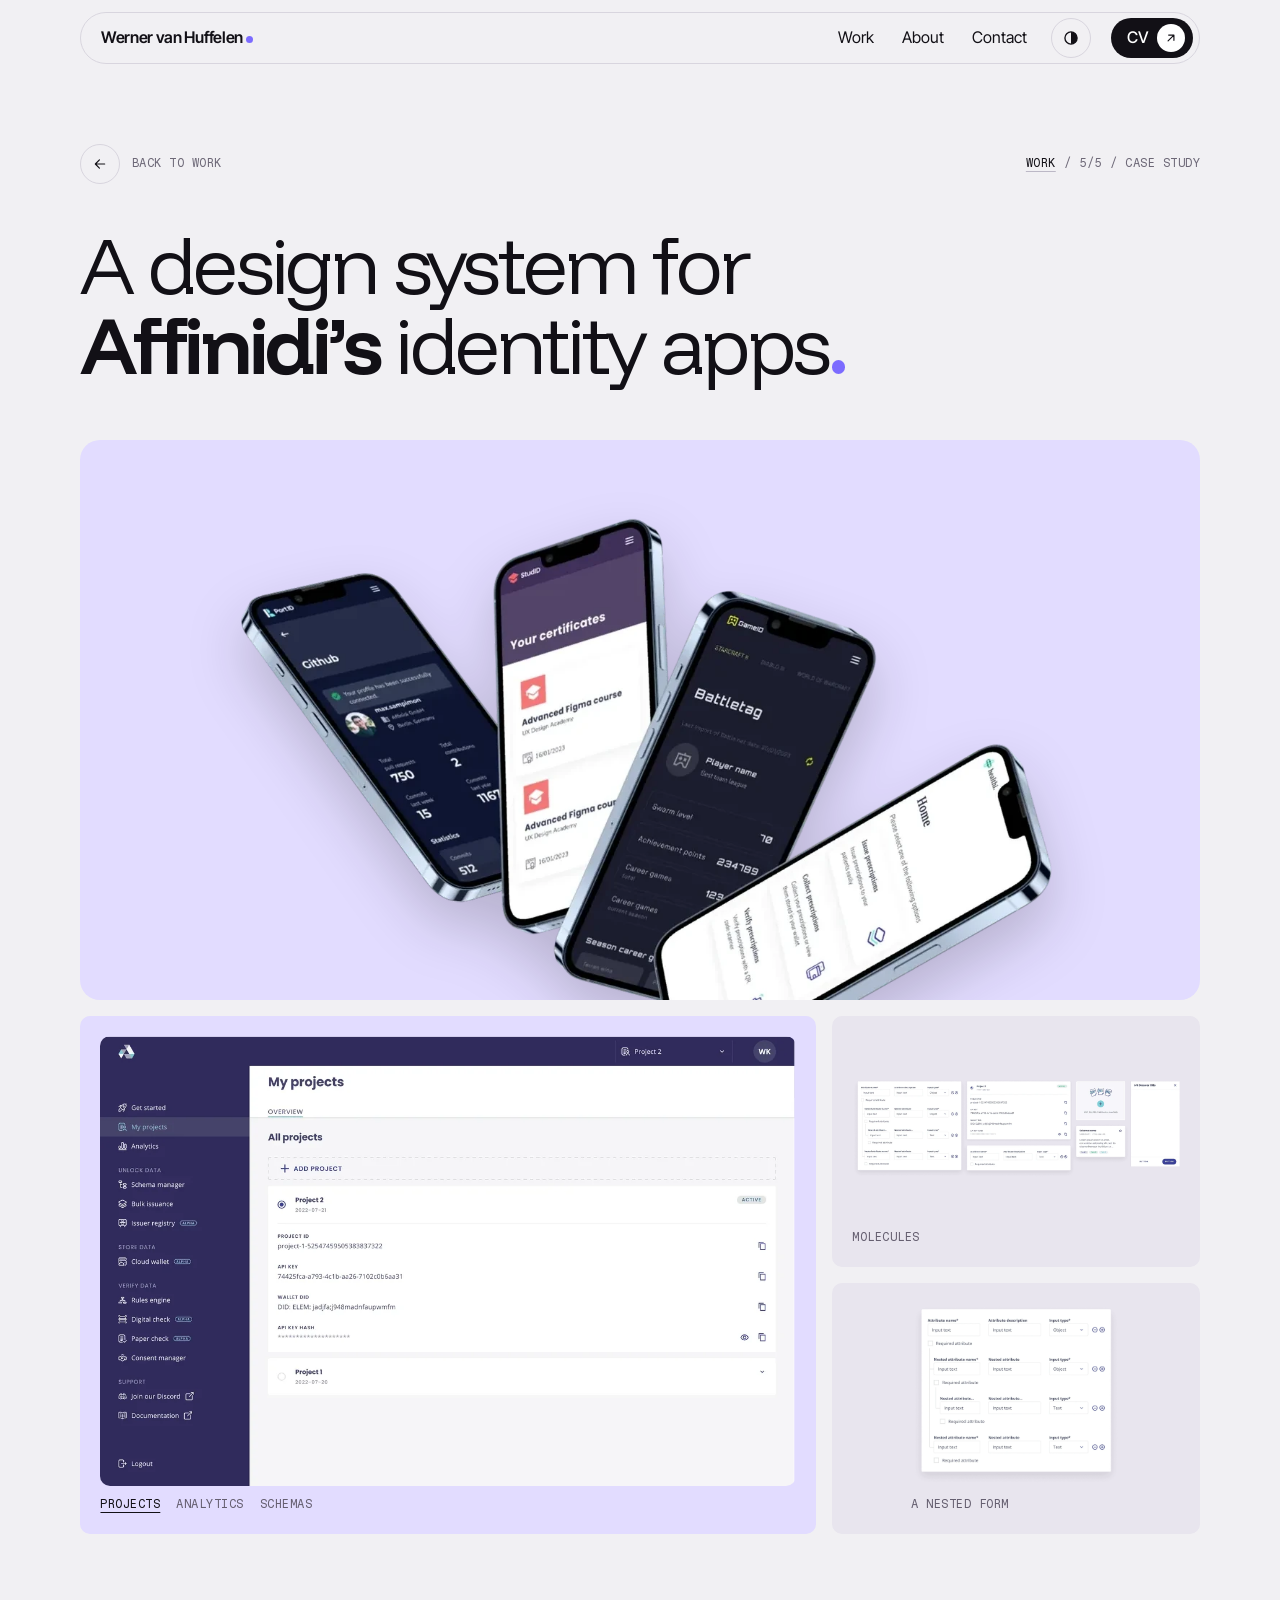
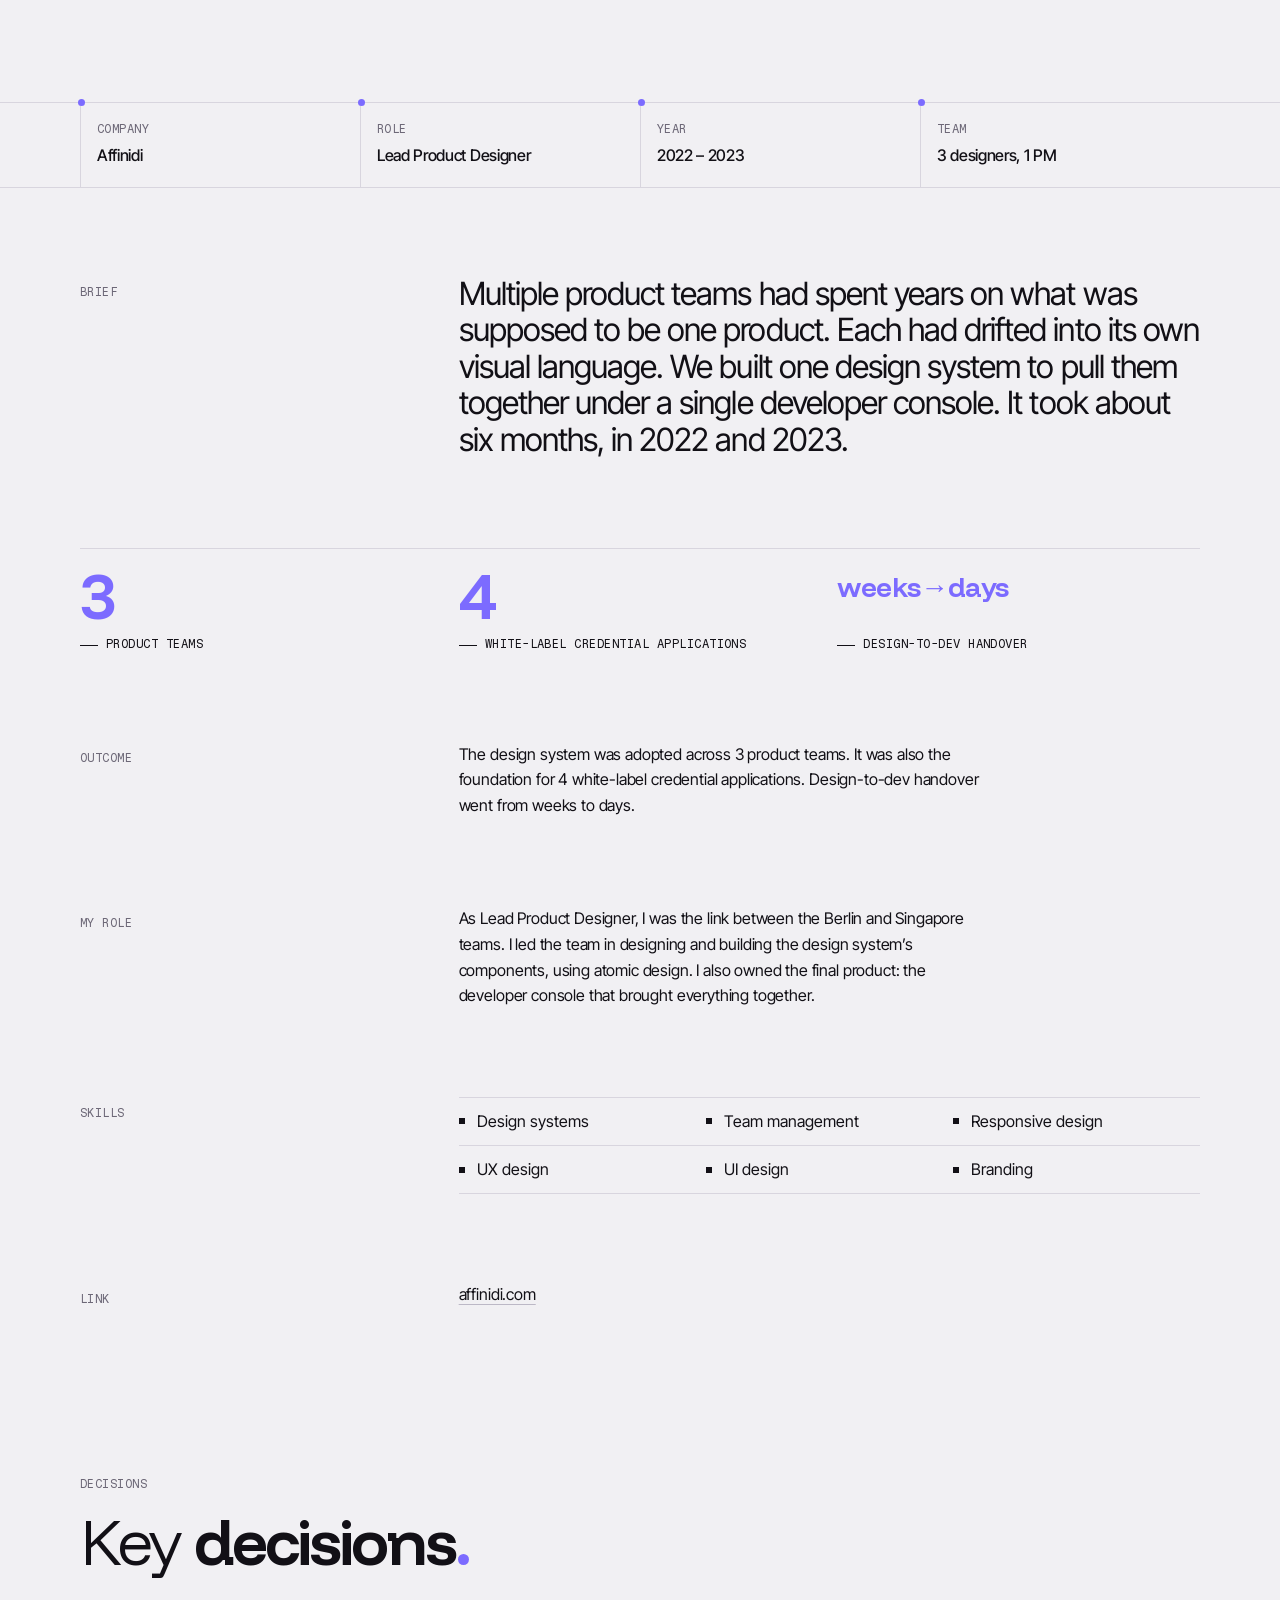
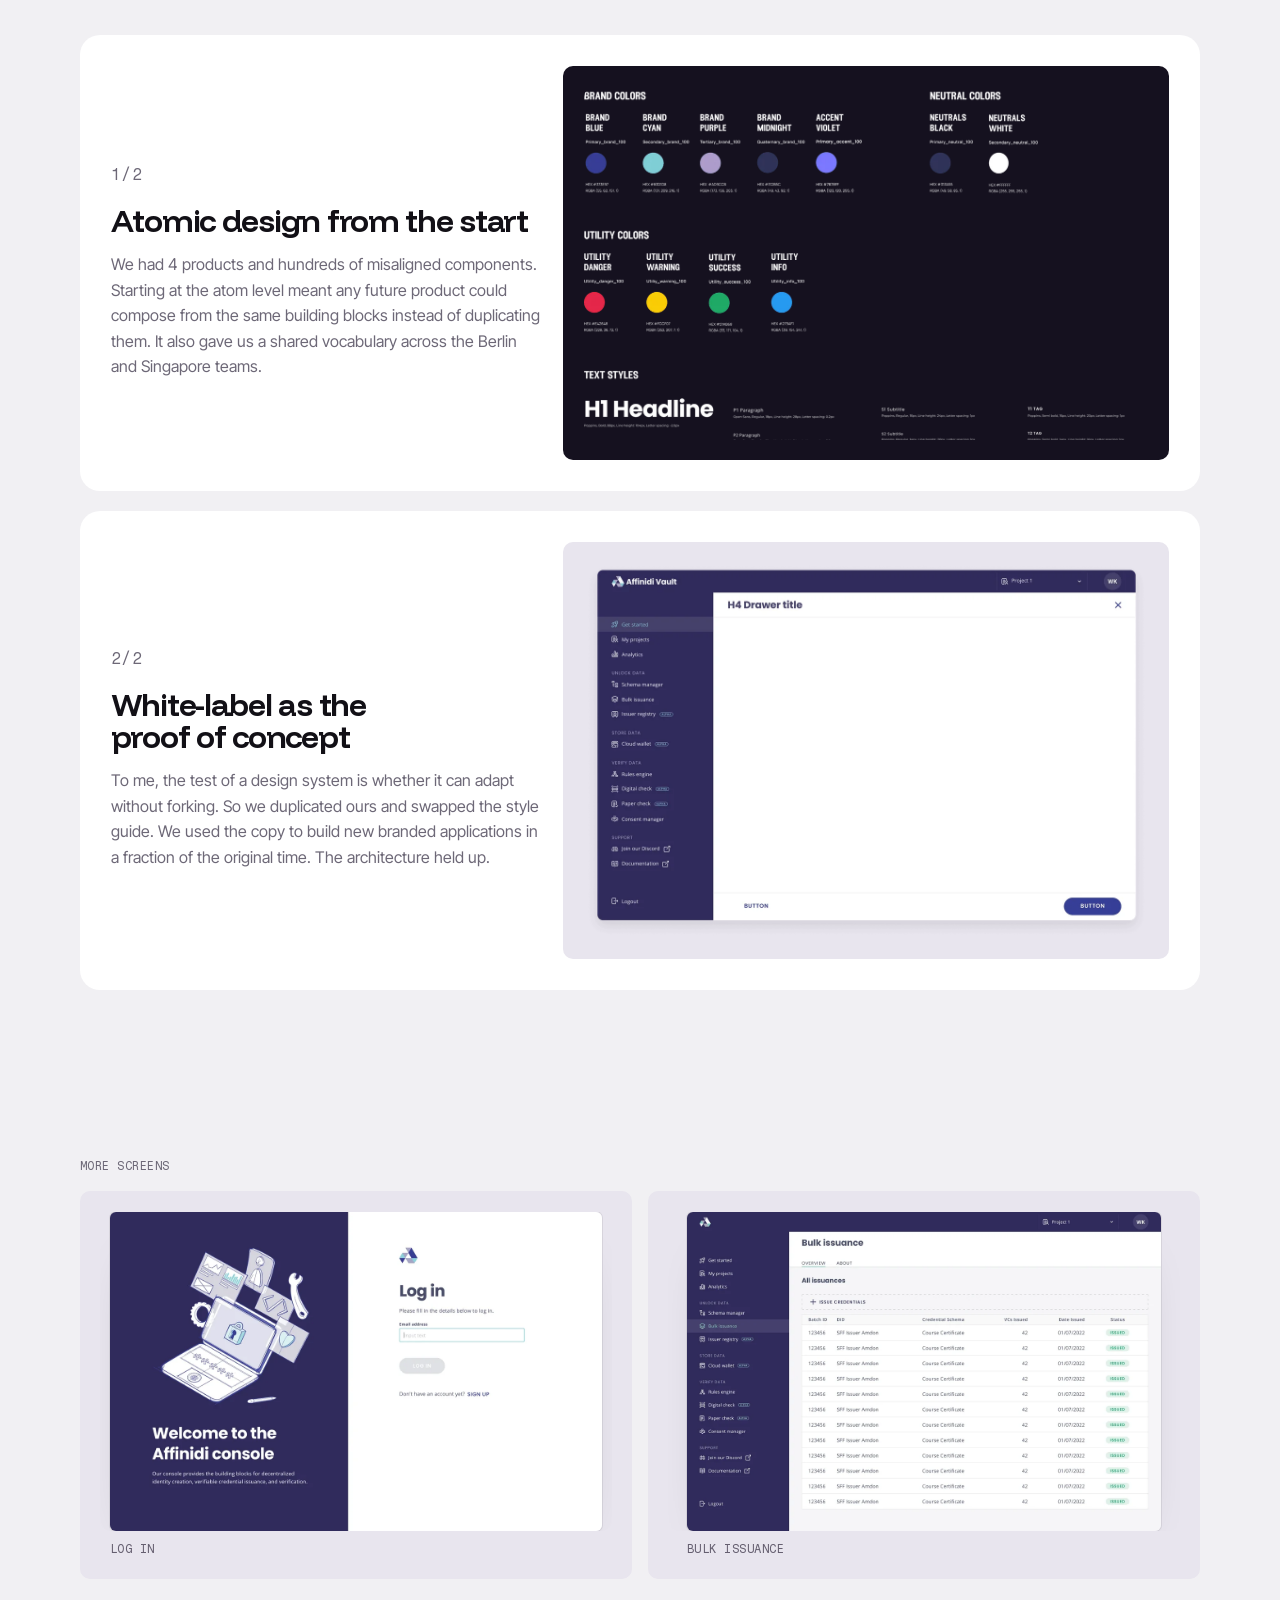
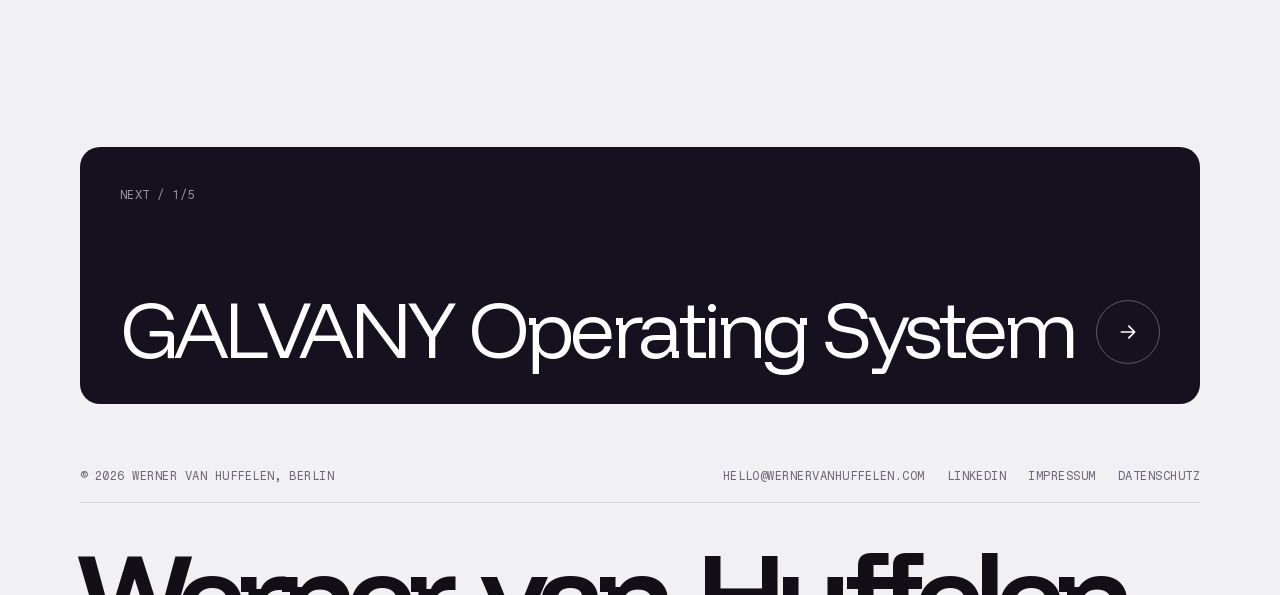
<file: affinidi.html>
<!doctype html>
<html lang="en">
<head>
<meta charset="utf-8">
<meta name="viewport" content="width=device-width, initial-scale=1, viewport-fit=cover">
<title>Affinidi · Werner van Huffelen</title>
<meta name="description" content="A design system for Affinidi’s identity apps.">
<link rel="canonical" href="https://www.wernervanhuffelen.com/affinidi">
<meta property="og:type" content="website"><meta property="og:site_name" content="Werner van Huffelen"><meta property="og:title" content="Affinidi · Werner van Huffelen"><meta property="og:description" content="A design system for Affinidi’s identity apps."><meta property="og:url" content="https://www.wernervanhuffelen.com/affinidi"><meta property="og:image" content="https://www.wernervanhuffelen.com/assets/og/affinidi.jpg"><meta property="og:image:width" content="1200"><meta property="og:image:height" content="630"><meta property="og:image:alt" content="Affinidi: the project’s card, with its title, its skills and a screenshot"><meta name="twitter:card" content="summary_large_image">
<meta name="theme-color" content="#f1f0f3" media="(prefers-color-scheme: light)">
<meta name="theme-color" content="#100e14" media="(prefers-color-scheme: dark)">
<link rel="icon" href="data:image/svg+xml,%3Csvg xmlns='http://www.w3.org/2000/svg' viewBox='0 0 32 32'%3E%3Ccircle cx='16' cy='16' r='13' fill='%237C6BFF'/%3E%3C/svg%3E">
<link rel="preload" href="assets/fonts/funnel-display-latin.woff2" as="font" type="font/woff2" crossorigin>   <!-- the headlines' font, from the site (css/contrast.css; 2026-11-16, was Google Fonts) -->
<link rel="preconnect" href="https://fonts.googleapis.com"><link rel="preconnect" href="https://fonts.gstatic.com" crossorigin>
<link rel="stylesheet" href="https://fonts.googleapis.com/css2?family=Inter+Tight:wght@300..700&display=swap">
<link rel="stylesheet" href="css/contrast.css?v=d151">
<script>(function(r){r.classList.add('js');try{var t=localStorage.getItem('theme');if(t==='dark'||t==='light')r.setAttribute('data-theme',t)}catch(e){}})(document.documentElement)</script>
<script defer src="js/contrast.js?v=d151"></script>
</head>
<body>
<a class="skip" href="#main">Skip to content</a>
<header class="nav">
  <a class="nav-back" href="/#p-affinidi" aria-label="Back to work"><svg viewBox="0 0 24 24" fill="none" stroke="currentColor" stroke-width="2" stroke-linecap="round" stroke-linejoin="round" aria-hidden="true"><path d="M20 12H4M11 5l-7 7 7 7"/></svg></a>
  <a class="brand" href="/">Werner<span class="sur"> van Huffelen</span><i class="stop" aria-hidden="true"></i></a>
  <nav class="links" aria-label="Site"><a href="/#work">Work</a><a href="/#about">About</a><a class="opt" href="/#contact">Contact</a></nav>
  <button class="mode" type="button" aria-label="Dark mode" aria-pressed="false"><svg viewBox="0 0 20 20" aria-hidden="true"><circle cx="10" cy="10" r="6.75" fill="none" stroke="currentColor" stroke-width="1.5"/><path d="M10 3.25a6.75 6.75 0 0 1 0 13.5z" fill="currentColor"/></svg></button>
  <a class="pill" href="cv/Werner-van-Huffelen-CV-web.pdf">CV<span class="arr"><svg viewBox="0 0 24 24" fill="none" stroke="currentColor" stroke-width="2" stroke-linecap="round" stroke-linejoin="round" aria-hidden="true"><path d="M7 17 17 7M8 7h9v9"/></svg></span></a>
</header>
<main id="main">

<section class="chero">
  <div class="ctop" data-in><a class="back" href="/#p-affinidi"><span class="go"><svg viewBox="0 0 24 24" fill="none" stroke="currentColor" stroke-width="2" stroke-linecap="round" stroke-linejoin="round" aria-hidden="true"><path d="M20 12H4M11 5l-7 7 7 7"/></svg></span><span class="mono">Back to work</span></a><p class="crumb mono"><a class="ln" href="/#work">Work</a><span>/</span><span>5/5</span><span>/</span><span>Case study</span></p></div>
  <h1 class="big lead" data-in="rise"><span class="w" style="--i:0"><span>A</span></span> <span class="w" style="--i:1"><span>design</span></span> <span class="w" style="--i:2"><span>system</span></span> <span class="w" style="--i:3"><span>for</span></span> <span class="w b" style="--i:4"><span>Affinidi’s</span></span> <span class="w" style="--i:5"><span>identity</span></span> <span class="w" style="--i:6"><span>apps<span class="sr">.</span><i class="stop" aria-hidden="true"></i></span></span></h1>
  <div class="ccover panel lav" style="--tint:var(--lav)"><figure class="cell"><div class="mat bleed" style="view-transition-name:shot-affinidi;--pos:50% 100%"><div class="frame is-on f-cover"><img src="assets/hero/affinidi.webp" width="1552" height="776" alt="Four iPhones showing Affinidi identity apps" data-full="assets/affinidi.webp" data-bg="var(--lav)" fetchpriority="high" decoding="async"></div></div></figure></div>
  <div class="spread">
    <figure class="shot lav" data-flip><div class="mat" style="--ar:1.546"><div class="frame is-on"><img src="assets/work/live/affinidi/page-projects-1200.webp" srcset="assets/work/live/affinidi/page-projects-1200.webp 1200w, assets/work/live/affinidi/page-projects.webp 1732w" sizes="(min-width: 900px) 64vw, 100vw" width="1732" height="1120" alt="The Affinidi developer console: My projects" data-full="assets/work/live/affinidi/page-projects.webp" loading="lazy" decoding="async"></div><div class="frame"><img src="assets/work/live/affinidi/page-analytics-1200.webp" srcset="assets/work/live/affinidi/page-analytics-1200.webp 1200w, assets/work/live/affinidi/page-analytics.webp 1728w" sizes="(min-width: 900px) 64vw, 100vw" width="1728" height="1120" alt="The Affinidi developer console: Analytics" data-full="assets/work/live/affinidi/page-analytics.webp" loading="lazy" decoding="async"></div><div class="frame"><img src="assets/work/live/affinidi/page-schemas-1200.webp" srcset="assets/work/live/affinidi/page-schemas-1200.webp 1200w, assets/work/live/affinidi/page-schemas.webp 1732w" sizes="(min-width: 900px) 64vw, 100vw" width="1732" height="1132" alt="The Affinidi developer console: Schemas" data-full="assets/work/live/affinidi/page-schemas.webp" loading="lazy" decoding="async"></div></div><figcaption class="cap mono"><button type="button" data-i="0" aria-pressed="true">Projects</button><button type="button" data-i="1" aria-pressed="false">Analytics</button><button type="button" data-i="2" aria-pressed="false">Schemas</button></figcaption></figure>
    <div class="side"><figure class="shot"><div class="mat bare" style="--ar:2.400"><div class="frame is-on"><img src="assets/work/live/affinidi/molecules-1200.webp" srcset="assets/work/live/affinidi/molecules-1200.webp 1200w, assets/work/live/affinidi/molecules.webp 2400w" sizes="(min-width: 900px) 30vw, 50vw" width="2400" height="735" alt="Molecules from the Affinidi design system" data-full="assets/work/live/affinidi/molecules.webp" loading="lazy" decoding="async"></div></div><figcaption class="cap mono"><span>Molecules</span></figcaption></figure><figure class="shot"><div class="mat bare" style="--ar:1.200"><div class="frame is-on"><img src="assets/work/live/affinidi/organism-form-1200.webp" srcset="assets/work/live/affinidi/organism-form-1200.webp 1200w, assets/work/live/affinidi/organism-form.webp 1597w" sizes="(min-width: 900px) 30vw, 50vw" width="1597" height="1394" alt="A nested attribute form" data-full="assets/work/live/affinidi/organism-form.webp" loading="lazy" decoding="async"></div></div><figcaption class="cap mono"><span>A nested form</span></figcaption></figure></div>
  </div>
</section>

<dl class="cells">
  <div><i class="pin" aria-hidden="true"></i><dt class="mono">Company</dt><dd>Affinidi</dd></div><div><i class="pin" aria-hidden="true"></i><dt class="mono">Role</dt><dd>Lead Product Designer</dd></div><div><i class="pin" aria-hidden="true"></i><dt class="mono">Year</dt><dd>2022 – 2023</dd></div><div><i class="pin" aria-hidden="true"></i><dt class="mono">Team</dt><dd>3 designers, 1 PM</dd></div>
</dl>


<section class="told grid brief" style="padding-inline:var(--m)"><h2 class="lab mono">Brief</h2><p data-in>Multiple product teams had spent years on what was supposed to be one product. Each had drifted into its own visual language. We built one design system to pull them together under a single developer console. It took about six months, in 2022 and 2023.</p></section>
<div class="stats" style="margin-inline:var(--m)"><div class="stat" data-in><b data-count="3">3</b><span class="mono">Product teams</span></div><div class="stat" data-in><b data-count="4">4</b><span class="mono">White-label credential applications</span></div><div class="stat" data-in><b class="sm">weeks→days</b><span class="mono">Design-to-dev handover</span></div></div>

<section class="told grid" style="padding-inline:var(--m)"><h2 class="lab mono">Outcome</h2><p data-in>The design system was adopted across 3 product teams. It was also the foundation for 4 white-label credential applications. Design-to-dev handover went from weeks to days.</p></section>
<section class="told grid" style="padding-inline:var(--m)"><h2 class="lab mono">My role</h2><p data-in>As Lead Product Designer, I was the link between the Berlin and Singapore teams. I led the team in designing and building the design system’s components, using atomic design. I also owned the final product: the developer console that brought everything together.</p></section>
<section class="told grid" style="padding-inline:var(--m)"><h2 class="lab mono">Skills</h2><ul class="tags ctags" data-in><li>Design systems</li><li>Team management</li><li>Responsive design</li><li>UX design</li><li>UI design</li><li>Branding</li></ul></section>

<section class="told grid" style="padding-inline:var(--m)"><h2 class="lab mono">Link</h2><p data-in><a class="ln" href="https://www.affinidi.com">affinidi.com</a></p></section>

<section class="sec" aria-label="Decisions">
  <div class="sec-h left"><div class="mono" data-in>Decisions</div><h2 class="big" data-in="rise"><span class="w" style="--i:0"><span>Key</span></span> <span class="w b" style="--i:1"><span>decisions<span class="sr">.</span><i class="stop" aria-hidden="true"></i></span></span></h2></div>
  <div class="decs">
    <article class="dec" data-in>
      <div><p class="mono">1/2</p><h3>Atomic design from the start</h3><p>We had 4 products and hundreds of misaligned components. Starting at the atom level meant any future product could compose from the same building blocks instead of duplicating them. It also gave us a shared vocabulary across the Berlin and Singapore teams.</p></div>
      <figure class="shot night"><div class="mat bare bleed" style=""><div class="frame is-on"><img src="assets/work/live/affinidi/styleguide-1200.webp" srcset="assets/work/live/affinidi/styleguide-1200.webp 1200w, assets/work/live/affinidi/styleguide.webp 1862w" sizes="(min-width: 900px) 52vw, 100vw" width="1862" height="2400" alt="The Affinidi style guide: brand, utility and neutral colours, text styles and icons" data-full="assets/work/live/affinidi/styleguide.webp" loading="lazy" decoding="async"></div></div><figcaption class="cap mono"><span></span></figcaption></figure>
    </article>
    <article class="dec" data-in>
      <div><p class="mono">2/2</p><h3>White-label as the proof of concept</h3><p>To me, the test of a design system is whether it can adapt without forking. So we duplicated ours and swapped the style guide. We used the copy to build new branded applications in a fraction of the original time. The architecture held up.</p></div>
      <figure class="shot"><div class="mat" style="--ar:1.500"><div class="frame is-on"><img src="assets/work/live/affinidi/template-drawer-1200.webp" srcset="assets/work/live/affinidi/template-drawer-1200.webp 1200w, assets/work/live/affinidi/template-drawer.webp 2400w" sizes="(min-width: 900px) 52vw, 100vw" width="2400" height="1600" alt="A page template from the design system: a drawer over the console" data-full="assets/work/live/affinidi/template-drawer.webp" loading="lazy" decoding="async"></div></div><figcaption class="cap mono"><span></span></figcaption></figure>
    </article>
  </div>
</section>


<section class="sec" aria-label="More screens">
  <div class="mono" style="margin-bottom:16px" data-in>More screens</div>
  <div class="gal" data-in>
    <figure class="shot"><div class="mat" style="--ar:1.543"><div class="frame is-on"><img src="assets/work/live/affinidi/page-login-1200.webp" srcset="assets/work/live/affinidi/page-login-1200.webp 1200w, assets/work/live/affinidi/page-login.webp 1728w" sizes="(min-width: 761px) 66vw, 100vw" width="1728" height="1120" alt="The Affinidi developer console: the log in page" data-full="assets/work/live/affinidi/page-login.webp" loading="lazy" decoding="async"></div></div><figcaption class="cap mono"><span>Log in</span></figcaption></figure>
    <figure class="shot"><div class="mat" style="--ar:1.485"><div class="frame is-on"><img src="assets/work/live/affinidi/page-bulk-issuance-1200.webp" srcset="assets/work/live/affinidi/page-bulk-issuance-1200.webp 1200w, assets/work/live/affinidi/page-bulk-issuance.webp 1728w" sizes="(min-width: 761px) 66vw, 100vw" width="1728" height="1164" alt="The Affinidi developer console: bulk issuance" data-full="assets/work/live/affinidi/page-bulk-issuance.webp" loading="lazy" decoding="async"></div></div><figcaption class="cap mono"><span>Bulk issuance</span></figcaption></figure>
  </div>
  
</section>

<a class="nextp" href="/galvany">
  <span class="mono">Next / 1/5</span>
  <span class="row"><span class="big">GALVANY Operating System</span><span class="go"><svg viewBox="0 0 24 24" fill="none" stroke="currentColor" stroke-width="2" stroke-linecap="round" stroke-linejoin="round" aria-hidden="true"><path d="M4 12h16M13 5l7 7-7 7"/></svg></span></span>
</a>

</main>
<footer class="foot">
  <div class="row mono"><span>© 2026 Werner van Huffelen, Berlin</span><span><a href="mailto:hello@wernervanhuffelen.com">hello@wernervanhuffelen.com</a><a href="https://www.linkedin.com/in/werner-van-huffelen-0047a842/">LinkedIn</a><a href="https://www.wernersdesigns.com/impressum">Impressum</a><a href="https://www.wernersdesigns.com/datenschutz">Datenschutz</a></span></div>
  <span class="mark" aria-hidden="true">Werner van Huffelen<i class="stop"></i></span>
</footer>
</body>
</html>
</file>
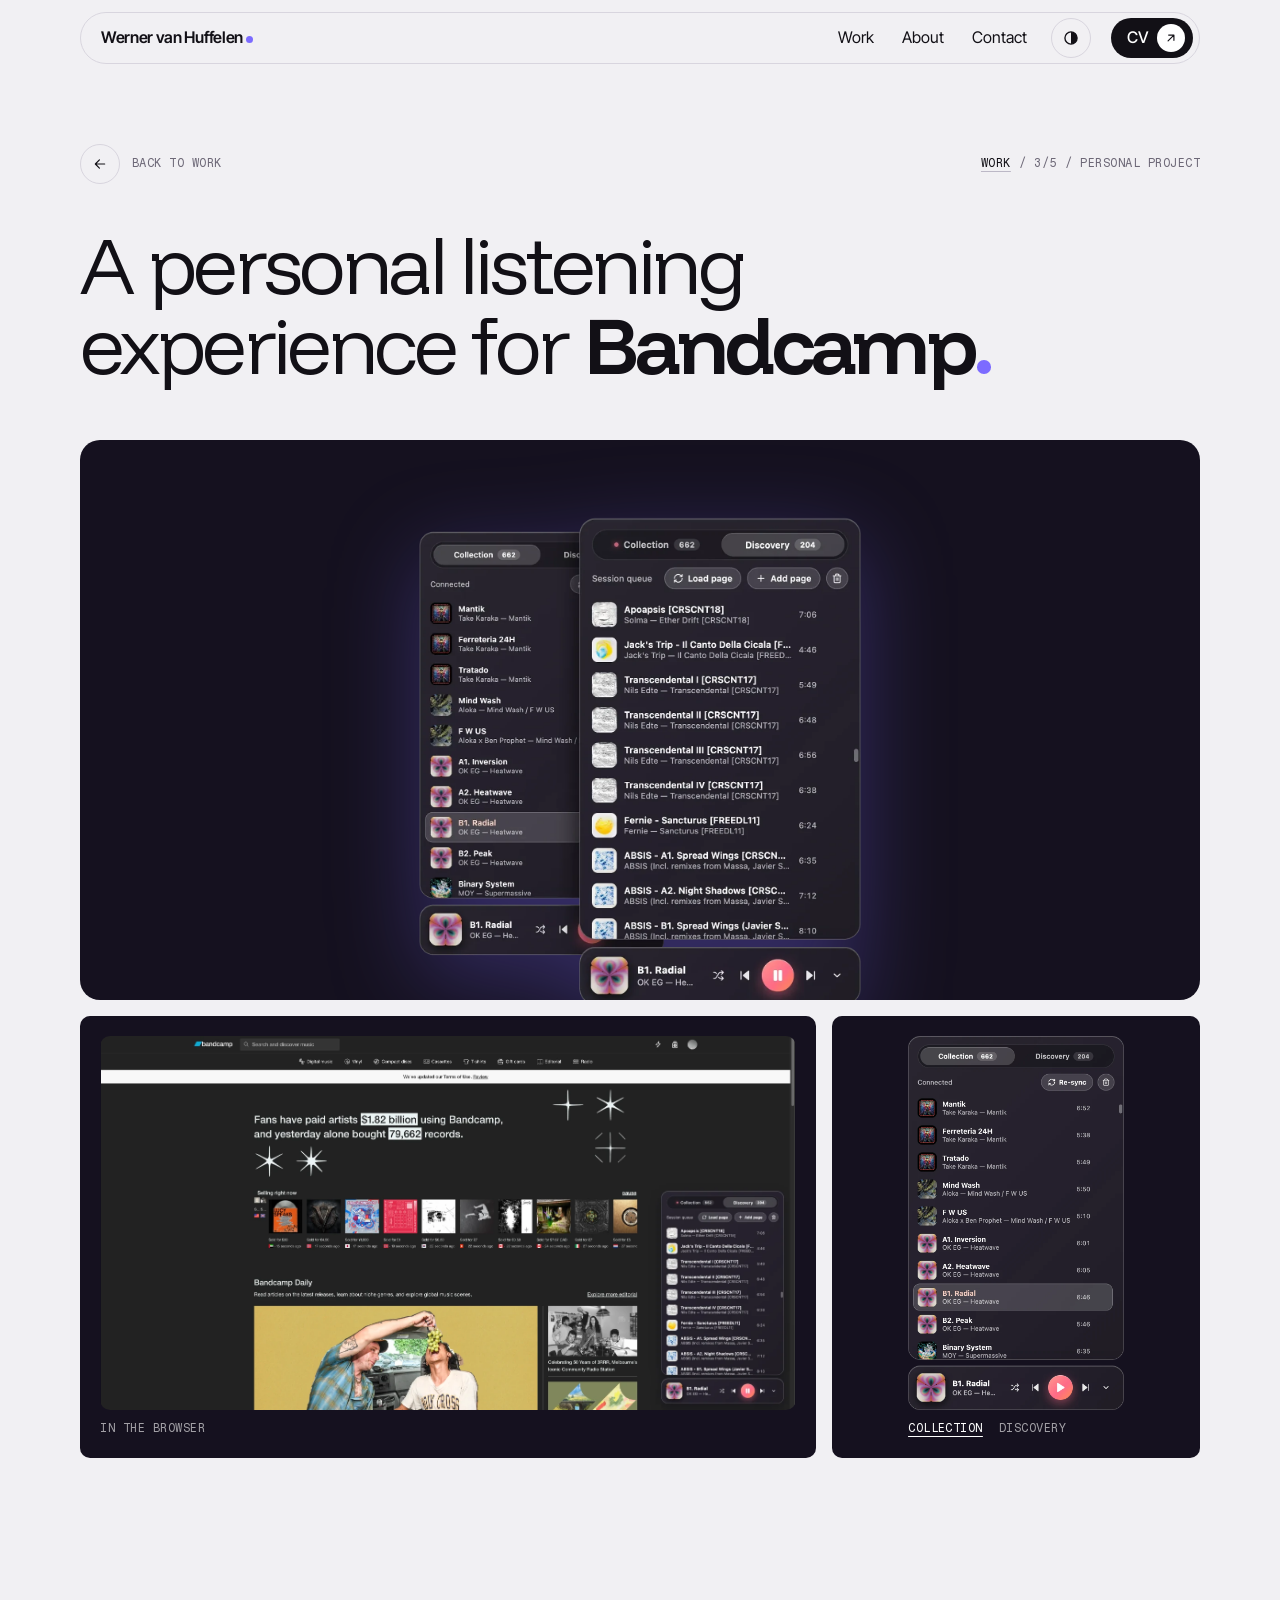
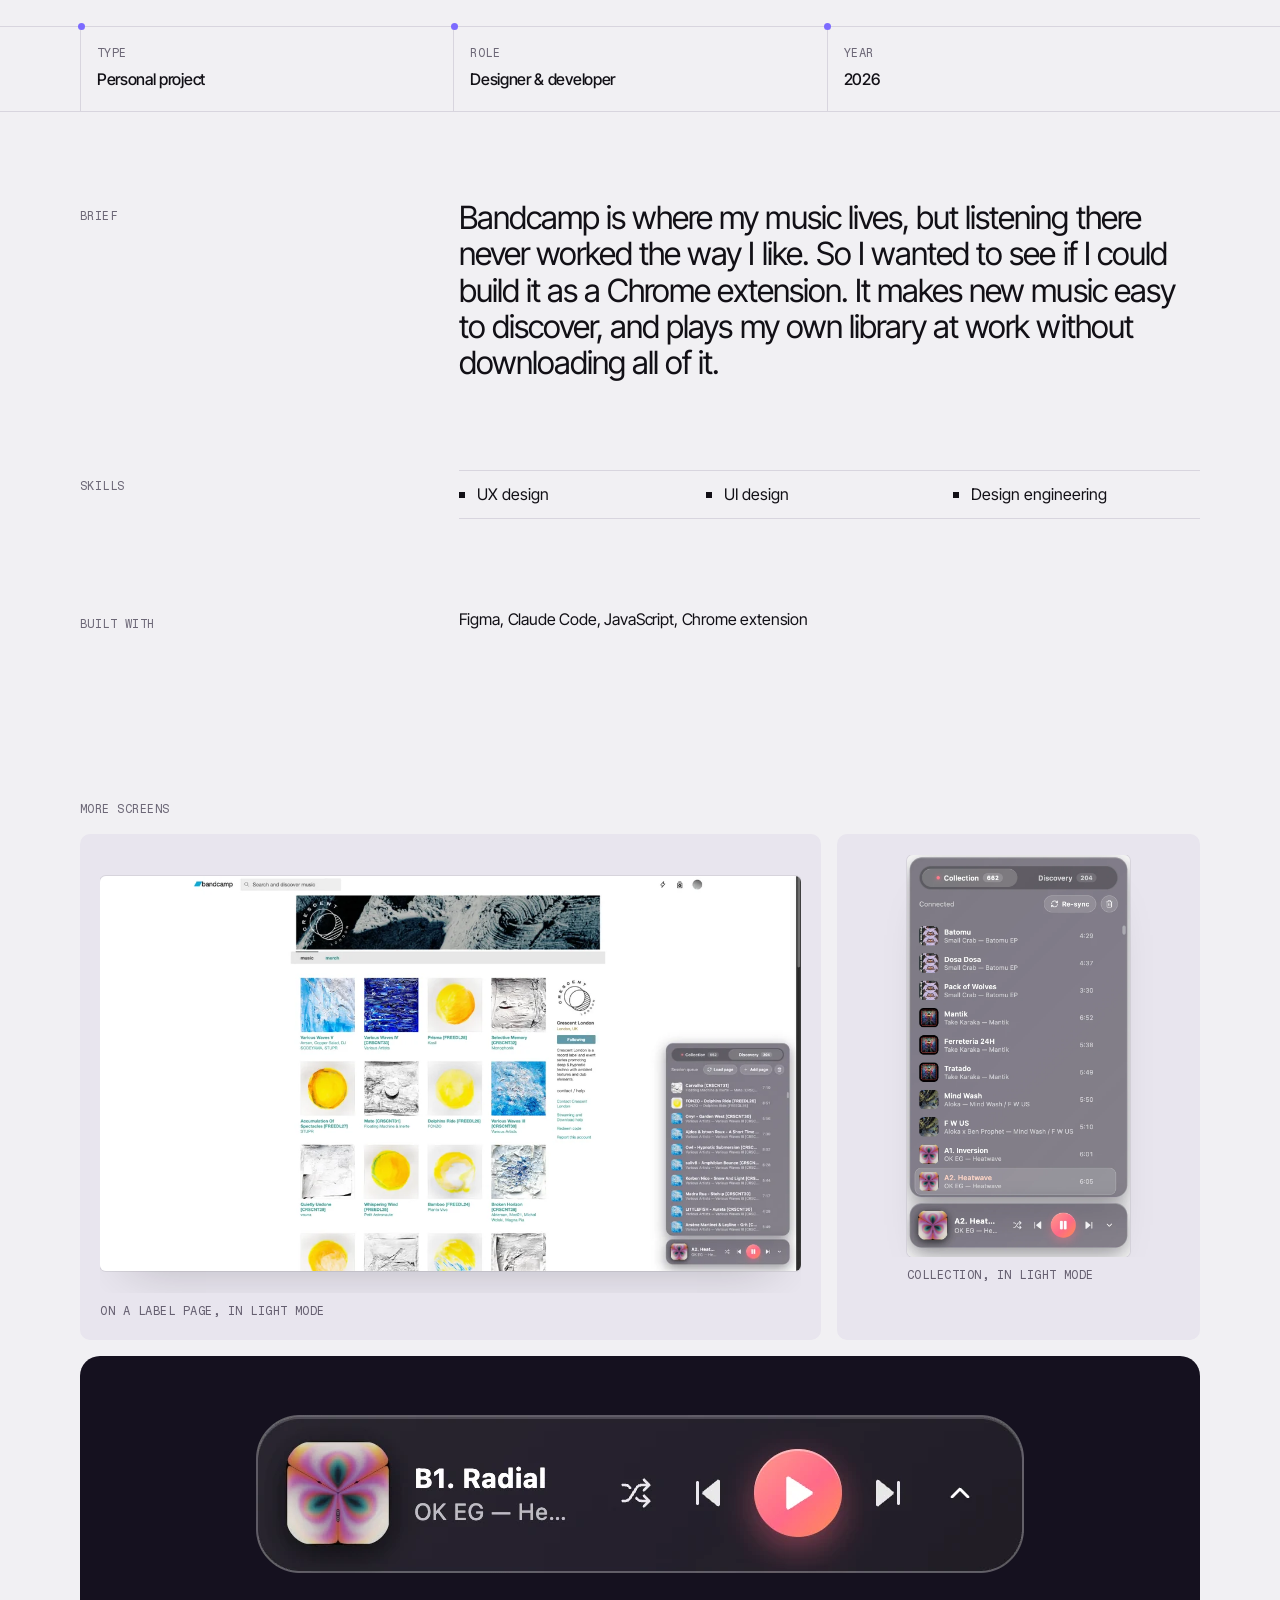
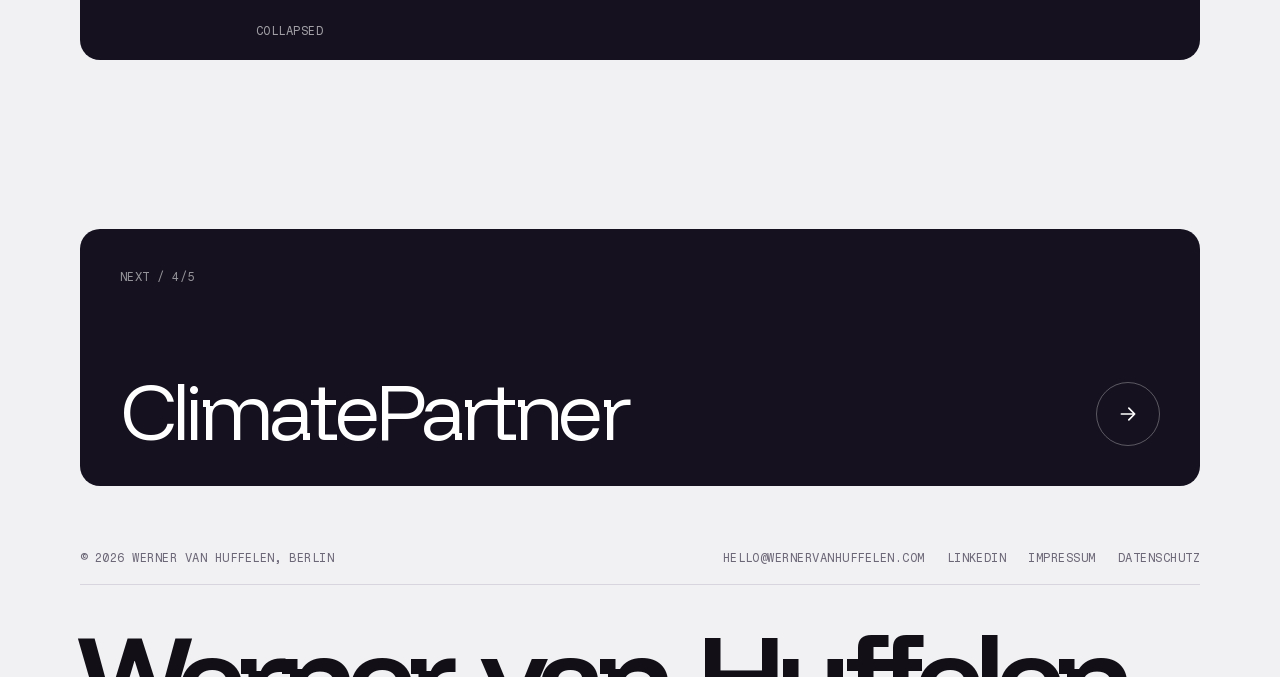
<file: bandcamp.html>
<!doctype html>
<html lang="en">
<head>
<meta charset="utf-8">
<meta name="viewport" content="width=device-width, initial-scale=1, viewport-fit=cover">
<title>Bandcamp · Werner van Huffelen</title>
<meta name="description" content="A personal listening experience for Bandcamp.">
<link rel="canonical" href="https://www.wernervanhuffelen.com/bandcamp">
<meta property="og:type" content="website"><meta property="og:site_name" content="Werner van Huffelen"><meta property="og:title" content="Bandcamp · Werner van Huffelen"><meta property="og:description" content="A personal listening experience for Bandcamp."><meta property="og:url" content="https://www.wernervanhuffelen.com/bandcamp"><meta property="og:image" content="https://www.wernervanhuffelen.com/assets/og/bandcamp.jpg"><meta property="og:image:width" content="1200"><meta property="og:image:height" content="630"><meta property="og:image:alt" content="Bandcamp: the project’s card, with its title, its skills and a screenshot"><meta name="twitter:card" content="summary_large_image">
<meta name="theme-color" content="#f1f0f3" media="(prefers-color-scheme: light)">
<meta name="theme-color" content="#100e14" media="(prefers-color-scheme: dark)">
<link rel="icon" href="data:image/svg+xml,%3Csvg xmlns='http://www.w3.org/2000/svg' viewBox='0 0 32 32'%3E%3Ccircle cx='16' cy='16' r='13' fill='%237C6BFF'/%3E%3C/svg%3E">
<link rel="preload" href="assets/fonts/funnel-display-latin.woff2" as="font" type="font/woff2" crossorigin>   <!-- the headlines' font, from the site (css/contrast.css; 2026-11-16, was Google Fonts) -->
<link rel="preconnect" href="https://fonts.googleapis.com"><link rel="preconnect" href="https://fonts.gstatic.com" crossorigin>
<link rel="stylesheet" href="https://fonts.googleapis.com/css2?family=Inter+Tight:wght@300..700&display=swap">
<link rel="stylesheet" href="css/contrast.css?v=d151">
<script>(function(r){r.classList.add('js');try{var t=localStorage.getItem('theme');if(t==='dark'||t==='light')r.setAttribute('data-theme',t)}catch(e){}})(document.documentElement)</script>
<script defer src="js/contrast.js?v=d151"></script>
</head>
<body>
<a class="skip" href="#main">Skip to content</a>
<header class="nav">
  <a class="nav-back" href="/#p-bandcamp" aria-label="Back to work"><svg viewBox="0 0 24 24" fill="none" stroke="currentColor" stroke-width="2" stroke-linecap="round" stroke-linejoin="round" aria-hidden="true"><path d="M20 12H4M11 5l-7 7 7 7"/></svg></a>
  <a class="brand" href="/">Werner<span class="sur"> van Huffelen</span><i class="stop" aria-hidden="true"></i></a>
  <nav class="links" aria-label="Site"><a href="/#work">Work</a><a href="/#about">About</a><a class="opt" href="/#contact">Contact</a></nav>
  <button class="mode" type="button" aria-label="Dark mode" aria-pressed="false"><svg viewBox="0 0 20 20" aria-hidden="true"><circle cx="10" cy="10" r="6.75" fill="none" stroke="currentColor" stroke-width="1.5"/><path d="M10 3.25a6.75 6.75 0 0 1 0 13.5z" fill="currentColor"/></svg></button>
  <a class="pill" href="cv/Werner-van-Huffelen-CV-web.pdf">CV<span class="arr"><svg viewBox="0 0 24 24" fill="none" stroke="currentColor" stroke-width="2" stroke-linecap="round" stroke-linejoin="round" aria-hidden="true"><path d="M7 17 17 7M8 7h9v9"/></svg></span></a>
</header>
<main id="main">

<section class="chero">
  <div class="ctop" data-in><a class="back" href="/#p-bandcamp"><span class="go"><svg viewBox="0 0 24 24" fill="none" stroke="currentColor" stroke-width="2" stroke-linecap="round" stroke-linejoin="round" aria-hidden="true"><path d="M20 12H4M11 5l-7 7 7 7"/></svg></span><span class="mono">Back to work</span></a><p class="crumb mono"><a class="ln" href="/#work">Work</a><span>/</span><span>3/5</span><span>/</span><span>Personal project</span></p></div>
  <h1 class="big lead" data-in="rise"><span class="w" style="--i:0"><span>A</span></span> <span class="w" style="--i:1"><span>personal</span></span> <span class="w" style="--i:2"><span>listening</span></span> <span class="w" style="--i:3"><span>experience</span></span> <span class="w" style="--i:4"><span>for</span></span> <span class="w b" style="--i:5"><span>Bandcamp<span class="sr">.</span><i class="stop" aria-hidden="true"></i></span></span></h1>
  <div class="ccover panel night" style="--tint:var(--mat)"><figure class="cell"><div class="mat bleed" style="view-transition-name:shot-bandcamp;--pos:50% 100%"><div class="frame is-on f-cover"><img src="assets/hero/bandcamp.webp" width="2822" height="1411" alt="The Bandcamp player’s Collection and Discovery panels" data-full="assets/bandcamp.webp" data-bg="var(--night)" fetchpriority="high" decoding="async"></div></div></figure></div>
  <div class="spread">
    <figure class="shot night"><div class="mat" style="--ar:1.861"><div class="frame is-on"><img src="assets/work/bandcamp/browser.webp" width="1511" height="812" alt="bandcamp.com’s front page in dark mode, with the player docked on the right: the Discovery queue over the player" data-full="assets/work/bandcamp/browser.webp" loading="lazy" decoding="async"></div></div><figcaption class="cap mono"><span>In the browser</span></figcaption></figure>
    <div class="side"><figure class="shot night" data-flip><div class="mat bare" style="--ar:1.200"><div class="frame is-on"><img src="assets/work/bandcamp/collection.webp" width="768" height="1329" alt="The Collection tab: the connected library, 662 tracks, with Re-sync, over the player" data-full="assets/work/bandcamp/collection.webp" loading="lazy" decoding="async"></div><div class="frame"><img src="assets/work/bandcamp/discovery.webp" width="768" height="1329" alt="The Discovery tab: a session queue of 204 tracks, with Load page and Add page, over the player" data-full="assets/work/bandcamp/discovery.webp" loading="lazy" decoding="async"></div></div><figcaption class="cap mono"><button type="button" data-i="0" aria-pressed="true">Collection</button><button type="button" data-i="1" aria-pressed="false">Discovery</button></figcaption></figure></div>
  </div>
</section>

<dl class="cells">
  <div><i class="pin" aria-hidden="true"></i><dt class="mono">Type</dt><dd>Personal project</dd></div><div><i class="pin" aria-hidden="true"></i><dt class="mono">Role</dt><dd>Designer &amp; developer</dd></div><div><i class="pin" aria-hidden="true"></i><dt class="mono">Year</dt><dd>2026</dd></div>
</dl>


<section class="told grid brief" style="padding-inline:var(--m)"><h2 class="lab mono">Brief</h2><p data-in>Bandcamp is where my music lives, but listening there never worked the way I like. So I wanted to see if I could build it as a Chrome extension. It makes new music easy to discover, and plays my own library at work without downloading all of it.</p></section>




<section class="told grid" style="padding-inline:var(--m)"><h2 class="lab mono">Skills</h2><ul class="tags ctags" data-in><li>UX design</li><li>UI design</li><li>Design engineering</li></ul></section>
<section class="told grid" style="padding-inline:var(--m)"><h2 class="lab mono">Built with</h2><p data-in>Figma, Claude Code, JavaScript, Chrome extension</p></section>




<section class="sec" aria-label="More screens">
  <div class="mono" style="margin-bottom:16px" data-in>More screens</div>
  <div class="gal" data-in>
    <figure class="shot wide"><div class="mat" style="--ar:1.776"><div class="frame is-on"><img src="assets/bandcamp/browser-light-1200.webp" srcset="assets/bandcamp/browser-light-1200.webp 1200w, assets/bandcamp/browser-light.webp 1456w" sizes="(min-width: 761px) 66vw, 100vw" width="1456" height="820" alt="Crescent London’s label page on Bandcamp in light mode, with the player docked at the bottom right: its Discovery queue over the player" data-full="assets/bandcamp/browser-light.webp" loading="lazy" decoding="async"></div></div><figcaption class="cap mono"><span>On a label page, in light mode</span></figcaption></figure>
    <figure class="shot tall"><div class="mat" style="--ar:1.200"><div class="frame is-on"><img src="assets/bandcamp/collection-light-1200.webp" srcset="assets/bandcamp/collection-light-1200.webp 1200w, assets/bandcamp/collection-light.webp 786w" sizes="(min-width: 761px) 33vw, 100vw" width="786" height="1414" alt="The Collection tab in light mode: the connected library, 662 tracks, with Re-sync, over the player" data-full="assets/bandcamp/collection-light.webp" loading="lazy" decoding="async"></div></div><figcaption class="cap mono"><span>Collection, in light mode</span></figcaption></figure>
    <figure class="shot night strip"><div class="mat bare" style="--ar:2.400"><div class="frame is-on"><img src="assets/work/bandcamp/mini.webp" width="768" height="158" alt="The player collapsed to one bar: artwork, track, shuffle, previous, play, next and expand" data-full="assets/work/bandcamp/mini.webp" loading="lazy" decoding="async"></div></div><figcaption class="cap mono"><span>Collapsed</span></figcaption></figure>
  </div>
  
</section>

<a class="nextp" href="/climatepartner">
  <span class="mono">Next / 4/5</span>
  <span class="row"><span class="big">ClimatePartner</span><span class="go"><svg viewBox="0 0 24 24" fill="none" stroke="currentColor" stroke-width="2" stroke-linecap="round" stroke-linejoin="round" aria-hidden="true"><path d="M4 12h16M13 5l7 7-7 7"/></svg></span></span>
</a>

</main>
<footer class="foot">
  <div class="row mono"><span>© 2026 Werner van Huffelen, Berlin</span><span><a href="mailto:hello@wernervanhuffelen.com">hello@wernervanhuffelen.com</a><a href="https://www.linkedin.com/in/werner-van-huffelen-0047a842/">LinkedIn</a><a href="https://www.wernersdesigns.com/impressum">Impressum</a><a href="https://www.wernersdesigns.com/datenschutz">Datenschutz</a></span></div>
  <span class="mark" aria-hidden="true">Werner van Huffelen<i class="stop"></i></span>
</footer>
</body>
</html>
</file>
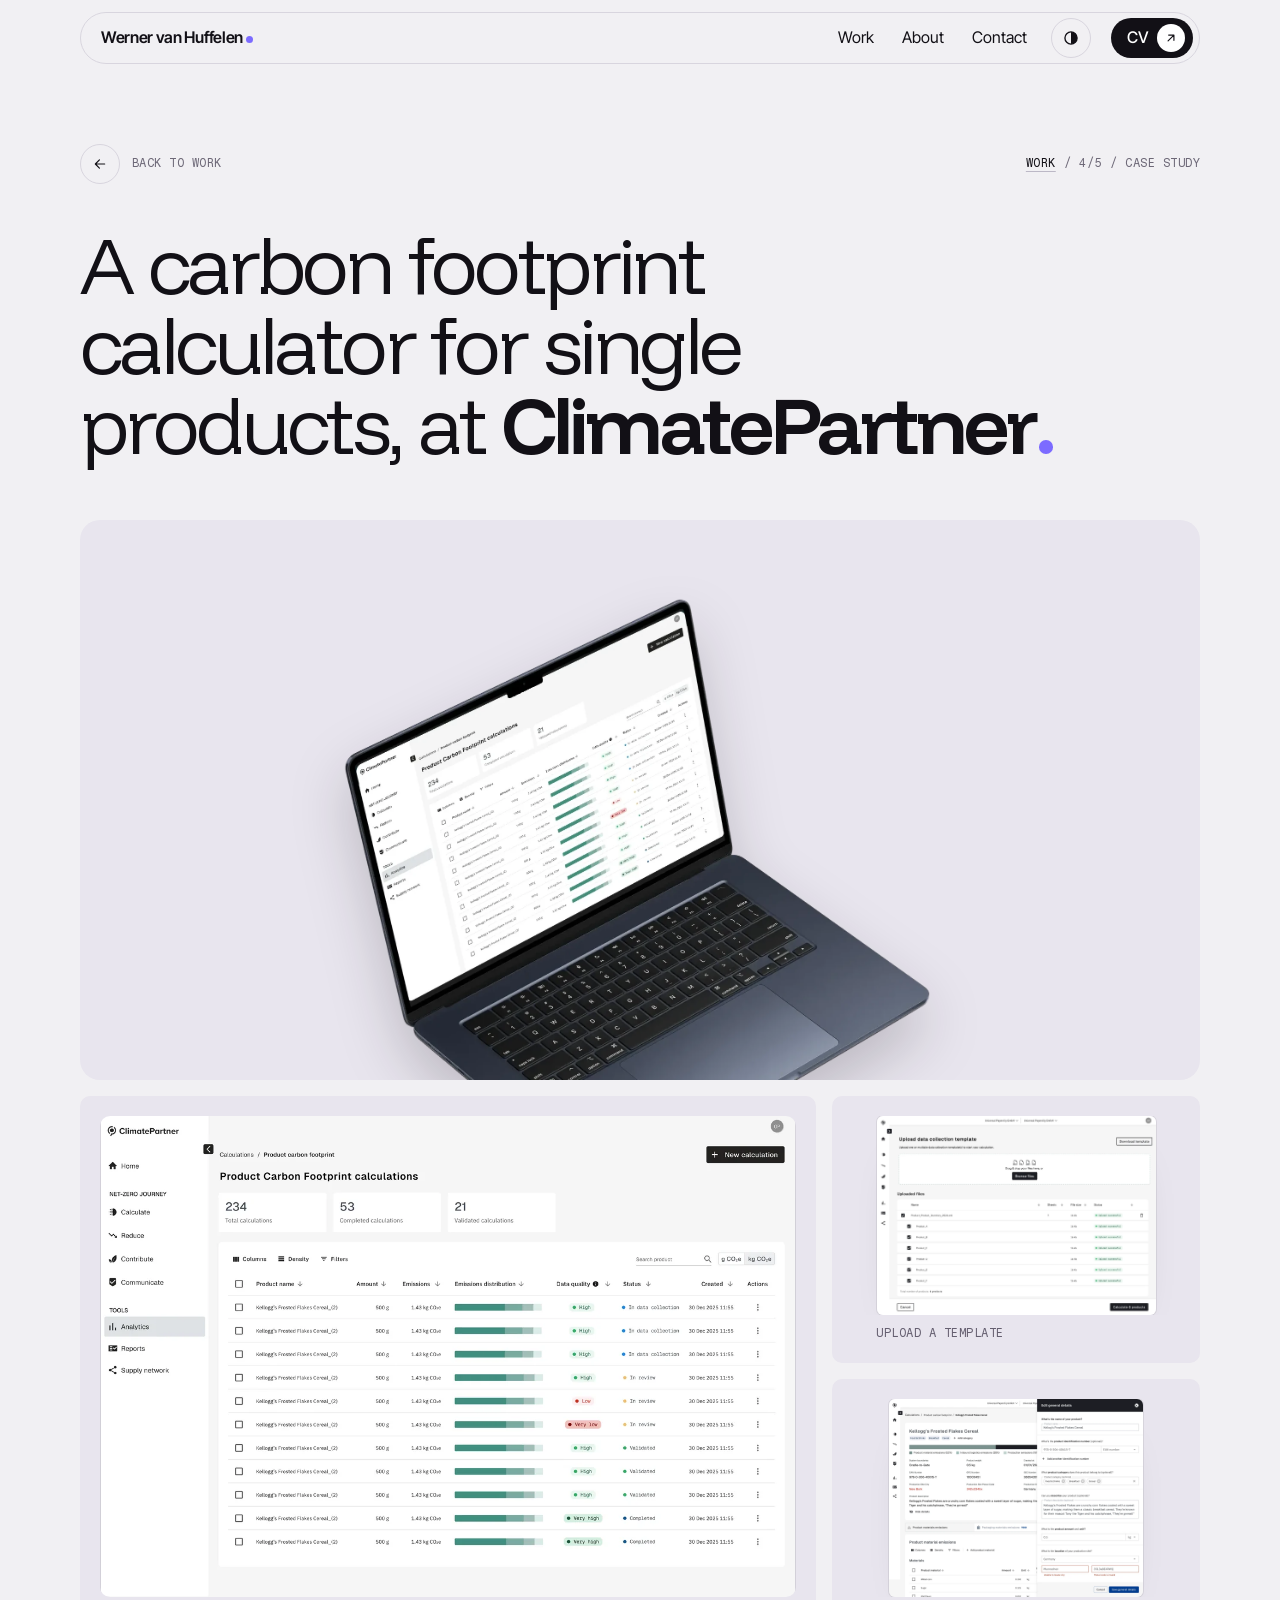
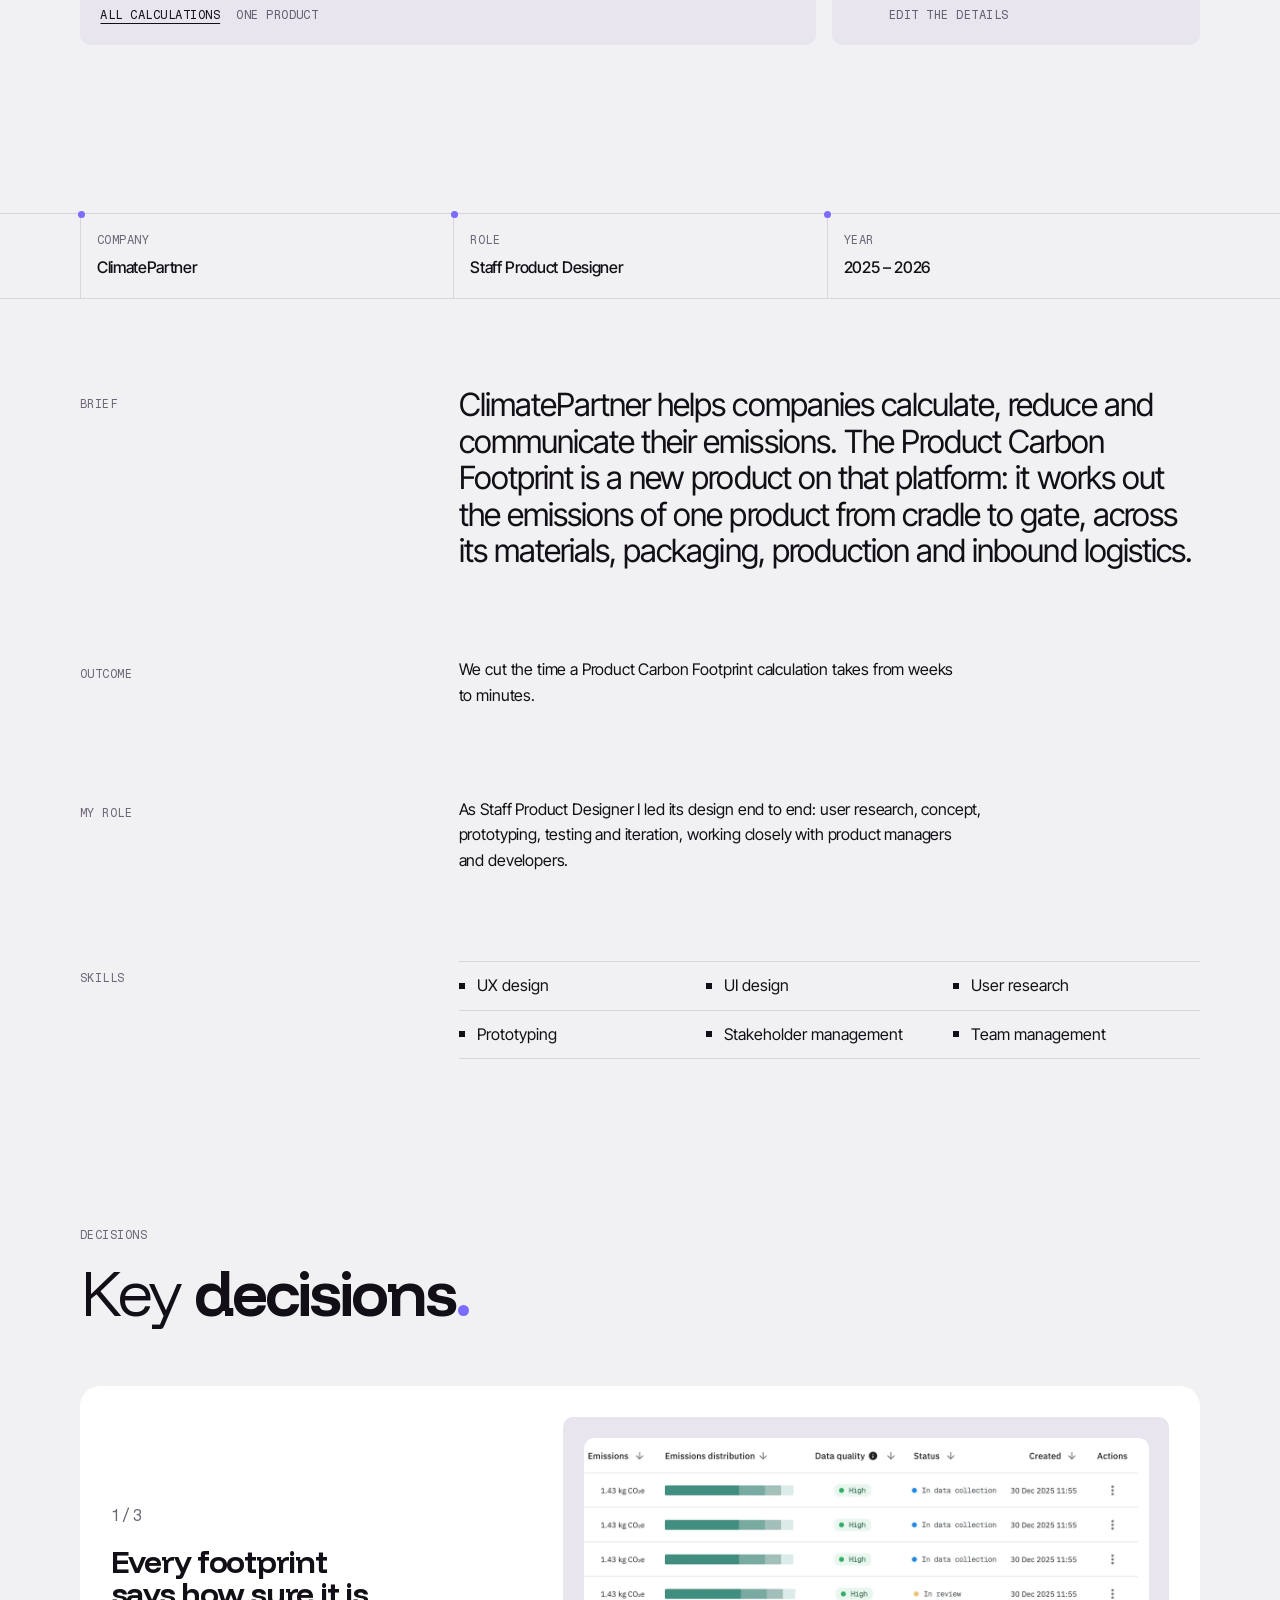
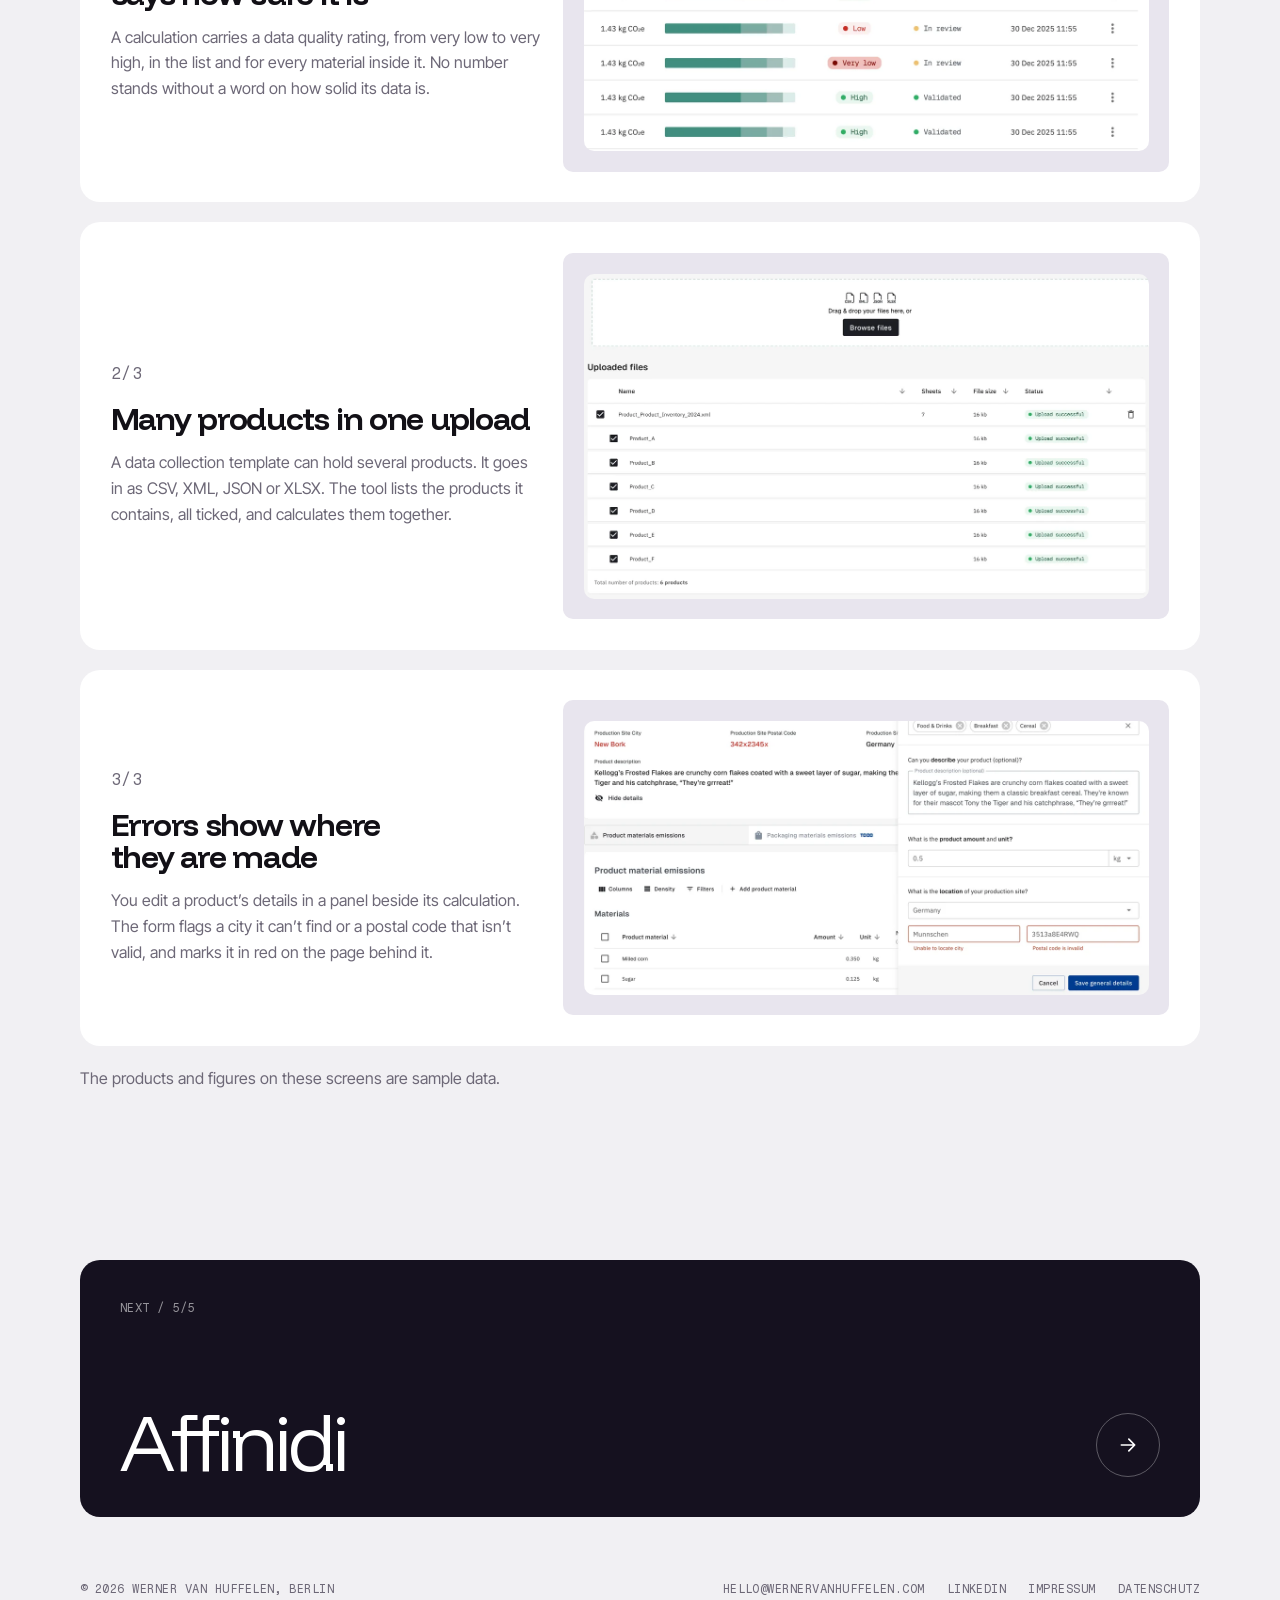
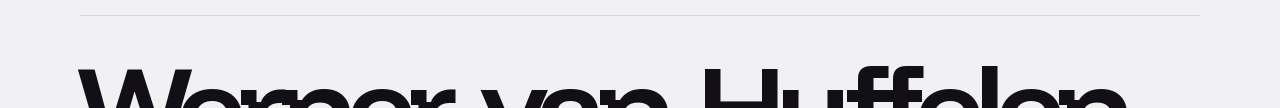
<file: climatepartner.html>
<!doctype html>
<html lang="en">
<head>
<meta charset="utf-8">
<meta name="viewport" content="width=device-width, initial-scale=1, viewport-fit=cover">
<title>ClimatePartner · Werner van Huffelen</title>
<meta name="description" content="A calculator for the carbon footprint of a single product.">
<link rel="canonical" href="https://www.wernervanhuffelen.com/climatepartner">
<meta property="og:type" content="website"><meta property="og:site_name" content="Werner van Huffelen"><meta property="og:title" content="ClimatePartner · Werner van Huffelen"><meta property="og:description" content="A calculator for the carbon footprint of a single product."><meta property="og:url" content="https://www.wernervanhuffelen.com/climatepartner"><meta property="og:image" content="https://www.wernervanhuffelen.com/assets/og/climatepartner.jpg"><meta property="og:image:width" content="1200"><meta property="og:image:height" content="630"><meta property="og:image:alt" content="ClimatePartner: the project’s card, with its title, its skills and a screenshot"><meta name="twitter:card" content="summary_large_image">
<meta name="theme-color" content="#f1f0f3" media="(prefers-color-scheme: light)">
<meta name="theme-color" content="#100e14" media="(prefers-color-scheme: dark)">
<link rel="icon" href="data:image/svg+xml,%3Csvg xmlns='http://www.w3.org/2000/svg' viewBox='0 0 32 32'%3E%3Ccircle cx='16' cy='16' r='13' fill='%237C6BFF'/%3E%3C/svg%3E">
<link rel="preload" href="assets/fonts/funnel-display-latin.woff2" as="font" type="font/woff2" crossorigin>   <!-- the headlines' font, from the site (css/contrast.css; 2026-11-16, was Google Fonts) -->
<link rel="preconnect" href="https://fonts.googleapis.com"><link rel="preconnect" href="https://fonts.gstatic.com" crossorigin>
<link rel="stylesheet" href="https://fonts.googleapis.com/css2?family=Inter+Tight:wght@300..700&display=swap">
<link rel="stylesheet" href="css/contrast.css?v=d151">
<script>(function(r){r.classList.add('js');try{var t=localStorage.getItem('theme');if(t==='dark'||t==='light')r.setAttribute('data-theme',t)}catch(e){}})(document.documentElement)</script>
<script defer src="js/contrast.js?v=d151"></script>
</head>
<body>
<a class="skip" href="#main">Skip to content</a>
<header class="nav">
  <a class="nav-back" href="/#p-climatepartner" aria-label="Back to work"><svg viewBox="0 0 24 24" fill="none" stroke="currentColor" stroke-width="2" stroke-linecap="round" stroke-linejoin="round" aria-hidden="true"><path d="M20 12H4M11 5l-7 7 7 7"/></svg></a>
  <a class="brand" href="/">Werner<span class="sur"> van Huffelen</span><i class="stop" aria-hidden="true"></i></a>
  <nav class="links" aria-label="Site"><a href="/#work">Work</a><a href="/#about">About</a><a class="opt" href="/#contact">Contact</a></nav>
  <button class="mode" type="button" aria-label="Dark mode" aria-pressed="false"><svg viewBox="0 0 20 20" aria-hidden="true"><circle cx="10" cy="10" r="6.75" fill="none" stroke="currentColor" stroke-width="1.5"/><path d="M10 3.25a6.75 6.75 0 0 1 0 13.5z" fill="currentColor"/></svg></button>
  <a class="pill" href="cv/Werner-van-Huffelen-CV-web.pdf">CV<span class="arr"><svg viewBox="0 0 24 24" fill="none" stroke="currentColor" stroke-width="2" stroke-linecap="round" stroke-linejoin="round" aria-hidden="true"><path d="M7 17 17 7M8 7h9v9"/></svg></span></a>
</header>
<main id="main">

<section class="chero">
  <div class="ctop" data-in><a class="back" href="/#p-climatepartner"><span class="go"><svg viewBox="0 0 24 24" fill="none" stroke="currentColor" stroke-width="2" stroke-linecap="round" stroke-linejoin="round" aria-hidden="true"><path d="M20 12H4M11 5l-7 7 7 7"/></svg></span><span class="mono">Back to work</span></a><p class="crumb mono"><a class="ln" href="/#work">Work</a><span>/</span><span>4/5</span><span>/</span><span>Case study</span></p></div>
  <h1 class="big lead" data-in="rise"><span class="w" style="--i:0"><span>A</span></span> <span class="w" style="--i:1"><span>carbon</span></span> <span class="w" style="--i:2"><span>footprint</span></span> <span class="w" style="--i:3"><span>calculator</span></span> <span class="w" style="--i:4"><span>for</span></span> <span class="w" style="--i:5"><span>single</span></span> <span class="w" style="--i:6"><span>products,</span></span> <span class="w" style="--i:7"><span>at</span></span> <span class="w b" style="--i:8"><span>ClimatePartner<span class="sr">.</span><i class="stop" aria-hidden="true"></i></span></span></h1>
  <div class="ccover panel" style="--tint:var(--mat)"><figure class="cell"><div class="mat bleed" style="view-transition-name:shot-climatepartner;--pos:50% 100%"><div class="frame is-on f-cover"><img src="assets/hero/climatepartner.webp" width="2614" height="1307" alt="ClimatePartner’s Product Carbon Footprint calculations on a MacBook" data-full="assets/climatepartner/cover.webp" data-bg="var(--mat)" fetchpriority="high" decoding="async"></div></div></figure></div>
  <div class="spread">
    <figure class="shot" data-flip><div class="mat" style="--ar:1.445"><div class="frame is-on"><img src="assets/climatepartner/overview-1200.webp" srcset="assets/climatepartner/overview-1200.webp 1200w, assets/climatepartner/overview.webp 2880w" sizes="(min-width: 900px) 64vw, 100vw" width="2880" height="1993" alt="The list of Product Carbon Footprint calculations: totals at the top, then each product with its emissions, how they are split, its data quality and its status" data-full="assets/climatepartner/overview.webp" loading="lazy" decoding="async"></div><div class="frame"><img src="assets/climatepartner/detail-1200.webp" srcset="assets/climatepartner/detail-800.webp 800w, assets/climatepartner/detail-1200.webp 1200w, assets/climatepartner/detail.webp 2880w" sizes="(min-width: 900px) 64vw, 100vw" width="2880" height="2048" alt="One product’s calculation: its total footprint, the share of materials, logistics, production and packaging, its identifiers and production site, and the table of its materials" data-full="assets/climatepartner/detail.webp" loading="lazy" decoding="async"></div></div><figcaption class="cap mono"><button type="button" data-i="0" aria-pressed="true">All calculations</button><button type="button" data-i="1" aria-pressed="false">One product</button></figcaption></figure>
    <div class="side"><figure class="shot"><div class="mat" style="--ar:1.406"><div class="frame is-on"><img src="assets/climatepartner/upload-1200.webp" srcset="assets/climatepartner/upload-1200.webp 1200w, assets/climatepartner/upload.webp 2880w" sizes="(min-width: 900px) 30vw, 50vw" width="2880" height="2048" alt="Uploading a data collection template: a drop zone for CSV, XML, JSON and XLSX files, and the six products found in the uploaded file" data-full="assets/climatepartner/upload.webp" loading="lazy" decoding="async"></div></div><figcaption class="cap mono"><span>Upload a template</span></figcaption></figure><figure class="shot"><div class="mat" style="--ar:1.282"><div class="frame is-on"><img src="assets/climatepartner/edit-1200.webp" srcset="assets/climatepartner/edit-1200.webp 1200w, assets/climatepartner/edit.webp 2880w" sizes="(min-width: 900px) 30vw, 50vw" width="2880" height="2246" alt="The panel for editing a product’s general details, open beside its calculation, with two fields marked as invalid" data-full="assets/climatepartner/edit.webp" loading="lazy" decoding="async"></div></div><figcaption class="cap mono"><span>Edit the details</span></figcaption></figure></div>
  </div>
</section>

<dl class="cells">
  <div><i class="pin" aria-hidden="true"></i><dt class="mono">Company</dt><dd>ClimatePartner</dd></div><div><i class="pin" aria-hidden="true"></i><dt class="mono">Role</dt><dd>Staff Product Designer</dd></div><div><i class="pin" aria-hidden="true"></i><dt class="mono">Year</dt><dd>2025 – 2026</dd></div>
</dl>


<section class="told grid brief" style="padding-inline:var(--m)"><h2 class="lab mono">Brief</h2><p data-in>ClimatePartner helps companies calculate, reduce and communicate their emissions. The Product Carbon Footprint is a new product on that platform: it works out the emissions of one product from cradle to gate, across its materials, packaging, production and inbound logistics.</p></section>


<section class="told grid" style="padding-inline:var(--m)"><h2 class="lab mono">Outcome</h2><p data-in>We cut the time a Product Carbon Footprint calculation takes from weeks to minutes.</p></section>
<section class="told grid" style="padding-inline:var(--m)"><h2 class="lab mono">My role</h2><p data-in>As Staff Product Designer I led its design end to end: user research, concept, prototyping, testing and iteration, working closely with product managers and developers.</p></section>
<section class="told grid" style="padding-inline:var(--m)"><h2 class="lab mono">Skills</h2><ul class="tags ctags" data-in><li>UX design</li><li>UI design</li><li>User research</li><li>Prototyping</li><li>Stakeholder management</li><li>Team management</li></ul></section>



<section class="sec" aria-label="Decisions">
  <div class="sec-h left"><div class="mono" data-in>Decisions</div><h2 class="big" data-in="rise"><span class="w" style="--i:0"><span>Key</span></span> <span class="w b" style="--i:1"><span>decisions<span class="sr">.</span><i class="stop" aria-hidden="true"></i></span></span></h2></div>
  <div class="decs">
    <article class="dec" data-in>
      <div><p class="mono">1/3</p><h3>Every footprint says how sure it is</h3><p>A calculation carries a data quality rating, from very low to very high, in the list and for every material inside it. No number stands without a word on how solid its data is.</p></div>
      <figure class="shot"><div class="mat" style="--ar:1.801"><div class="frame is-on"><img src="assets/climatepartner/quality-1200.webp" srcset="assets/climatepartner/quality-1200.webp 1200w, assets/climatepartner/quality.webp 1830w" sizes="(min-width: 900px) 52vw, 100vw" width="1830" height="1016" alt="Eight calculations in the list: how each one’s emissions are split, a data quality rating from very low to high, and a status from in data collection to validated" data-full="assets/climatepartner/quality.webp" loading="lazy" decoding="async"></div></div><figcaption class="cap mono"><span></span></figcaption></figure>
    </article>
    <article class="dec" data-in>
      <div><p class="mono">2/3</p><h3>Many products in one upload</h3><p>A data collection template can hold several products. It goes in as CSV, XML, JSON or XLSX. The tool lists the products it contains, all ticked, and calculates them together.</p></div>
      <figure class="shot"><div class="mat" style="--ar:1.738"><div class="frame is-on"><img src="assets/climatepartner/bulk-1200.webp" srcset="assets/climatepartner/bulk-1200.webp 1200w, assets/climatepartner/bulk.webp 2624w" sizes="(min-width: 900px) 52vw, 100vw" width="2624" height="1510" alt="The upload page: the drop zone, and under it the uploaded file with its six products, each one ticked and marked as uploaded" data-full="assets/climatepartner/bulk.webp" loading="lazy" decoding="async"></div></div><figcaption class="cap mono"><span></span></figcaption></figure>
    </article>
    <article class="dec" data-in>
      <div><p class="mono">3/3</p><h3>Errors show where they are made</h3><p>You edit a product’s details in a panel beside its calculation. The form flags a city it can’t find or a postal code that isn’t valid, and marks it in red on the page behind it.</p></div>
      <figure class="shot"><div class="mat" style="--ar:2.061"><div class="frame is-on"><img src="assets/climatepartner/validation-1200.webp" srcset="assets/climatepartner/validation-1200.webp 1200w, assets/climatepartner/validation.webp 2700w" sizes="(min-width: 900px) 52vw, 100vw" width="2700" height="1310" alt="The calculation page with city and postal code in red, and beside it the panel where both fields carry an error message" data-full="assets/climatepartner/validation.webp" loading="lazy" decoding="async"></div></div><figcaption class="cap mono"><span></span></figcaption></figure>
    </article>
  </div>
</section>


<p class="fine" style="margin-inline:var(--m)">The products and figures on these screens are sample data.</p>

<a class="nextp" href="/affinidi">
  <span class="mono">Next / 5/5</span>
  <span class="row"><span class="big">Affinidi</span><span class="go"><svg viewBox="0 0 24 24" fill="none" stroke="currentColor" stroke-width="2" stroke-linecap="round" stroke-linejoin="round" aria-hidden="true"><path d="M4 12h16M13 5l7 7-7 7"/></svg></span></span>
</a>

</main>
<footer class="foot">
  <div class="row mono"><span>© 2026 Werner van Huffelen, Berlin</span><span><a href="mailto:hello@wernervanhuffelen.com">hello@wernervanhuffelen.com</a><a href="https://www.linkedin.com/in/werner-van-huffelen-0047a842/">LinkedIn</a><a href="https://www.wernersdesigns.com/impressum">Impressum</a><a href="https://www.wernersdesigns.com/datenschutz">Datenschutz</a></span></div>
  <span class="mark" aria-hidden="true">Werner van Huffelen<i class="stop"></i></span>
</footer>
</body>
</html>
</file>
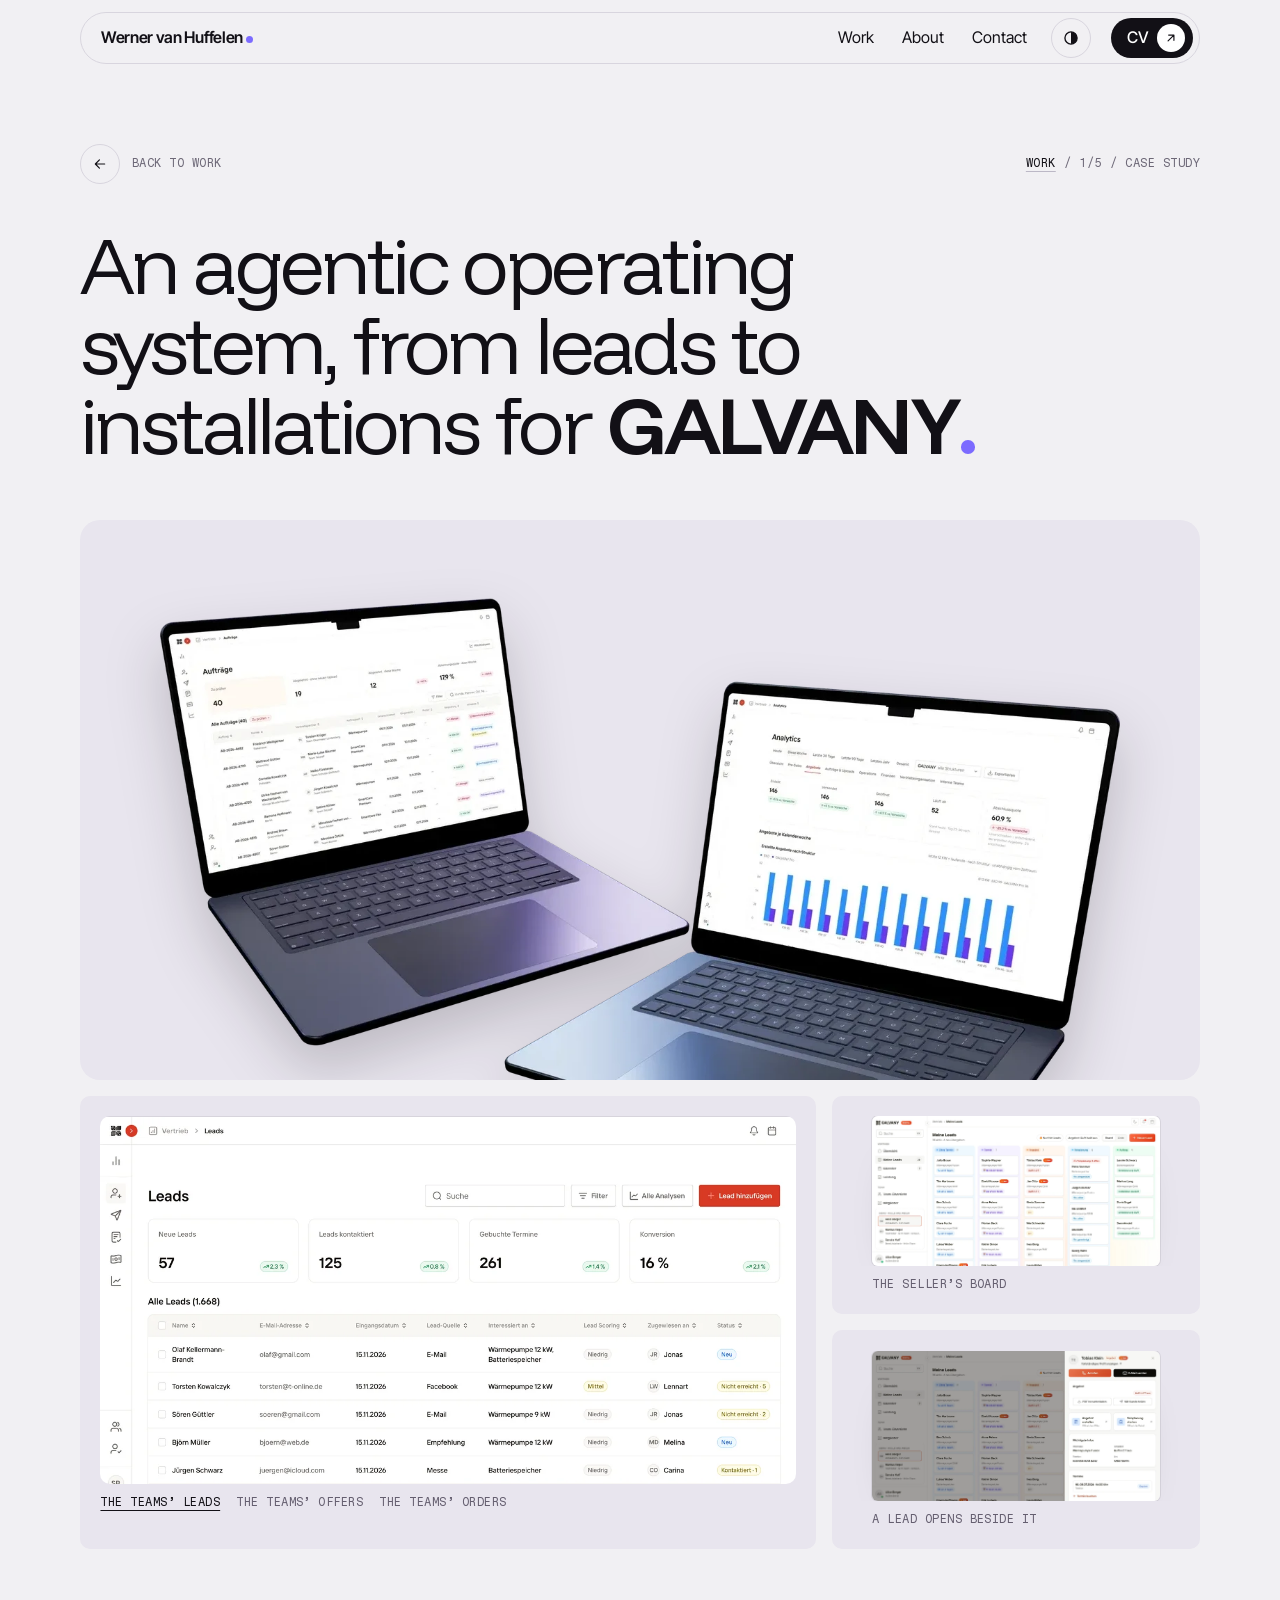
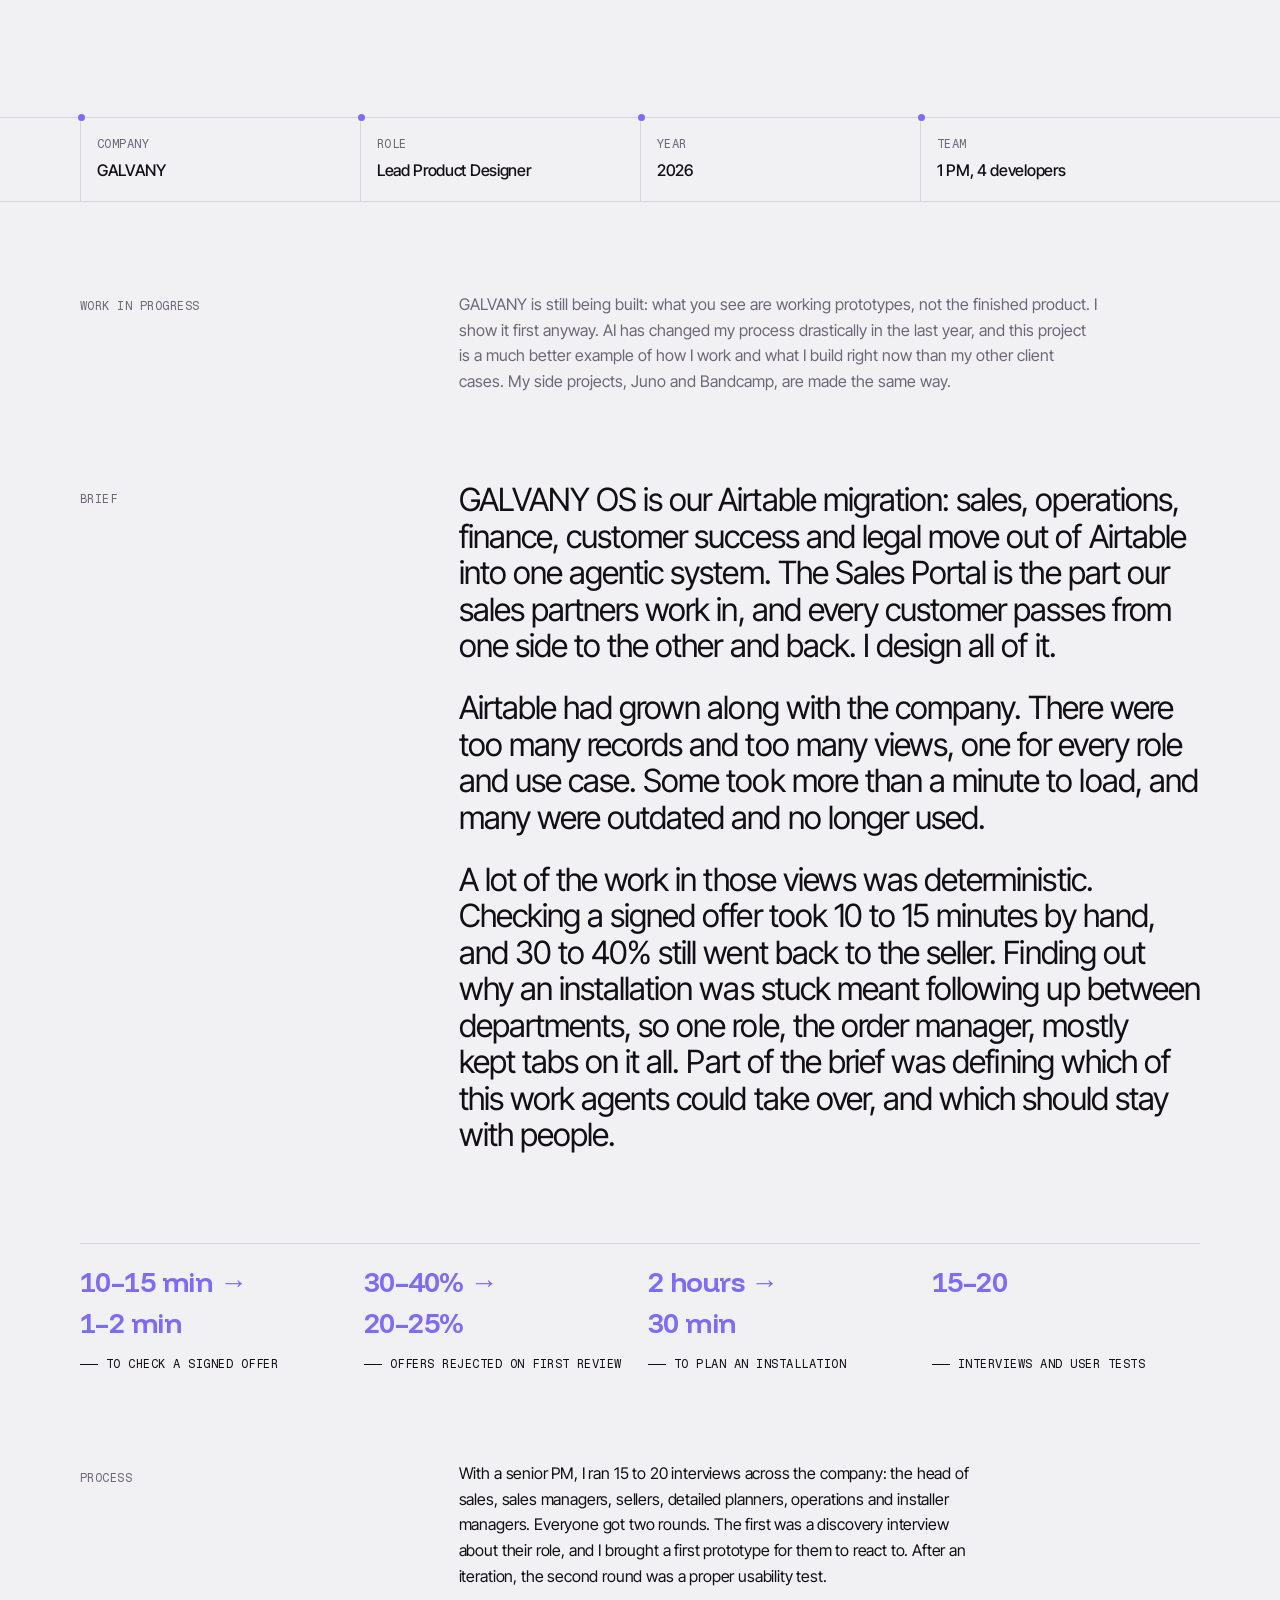
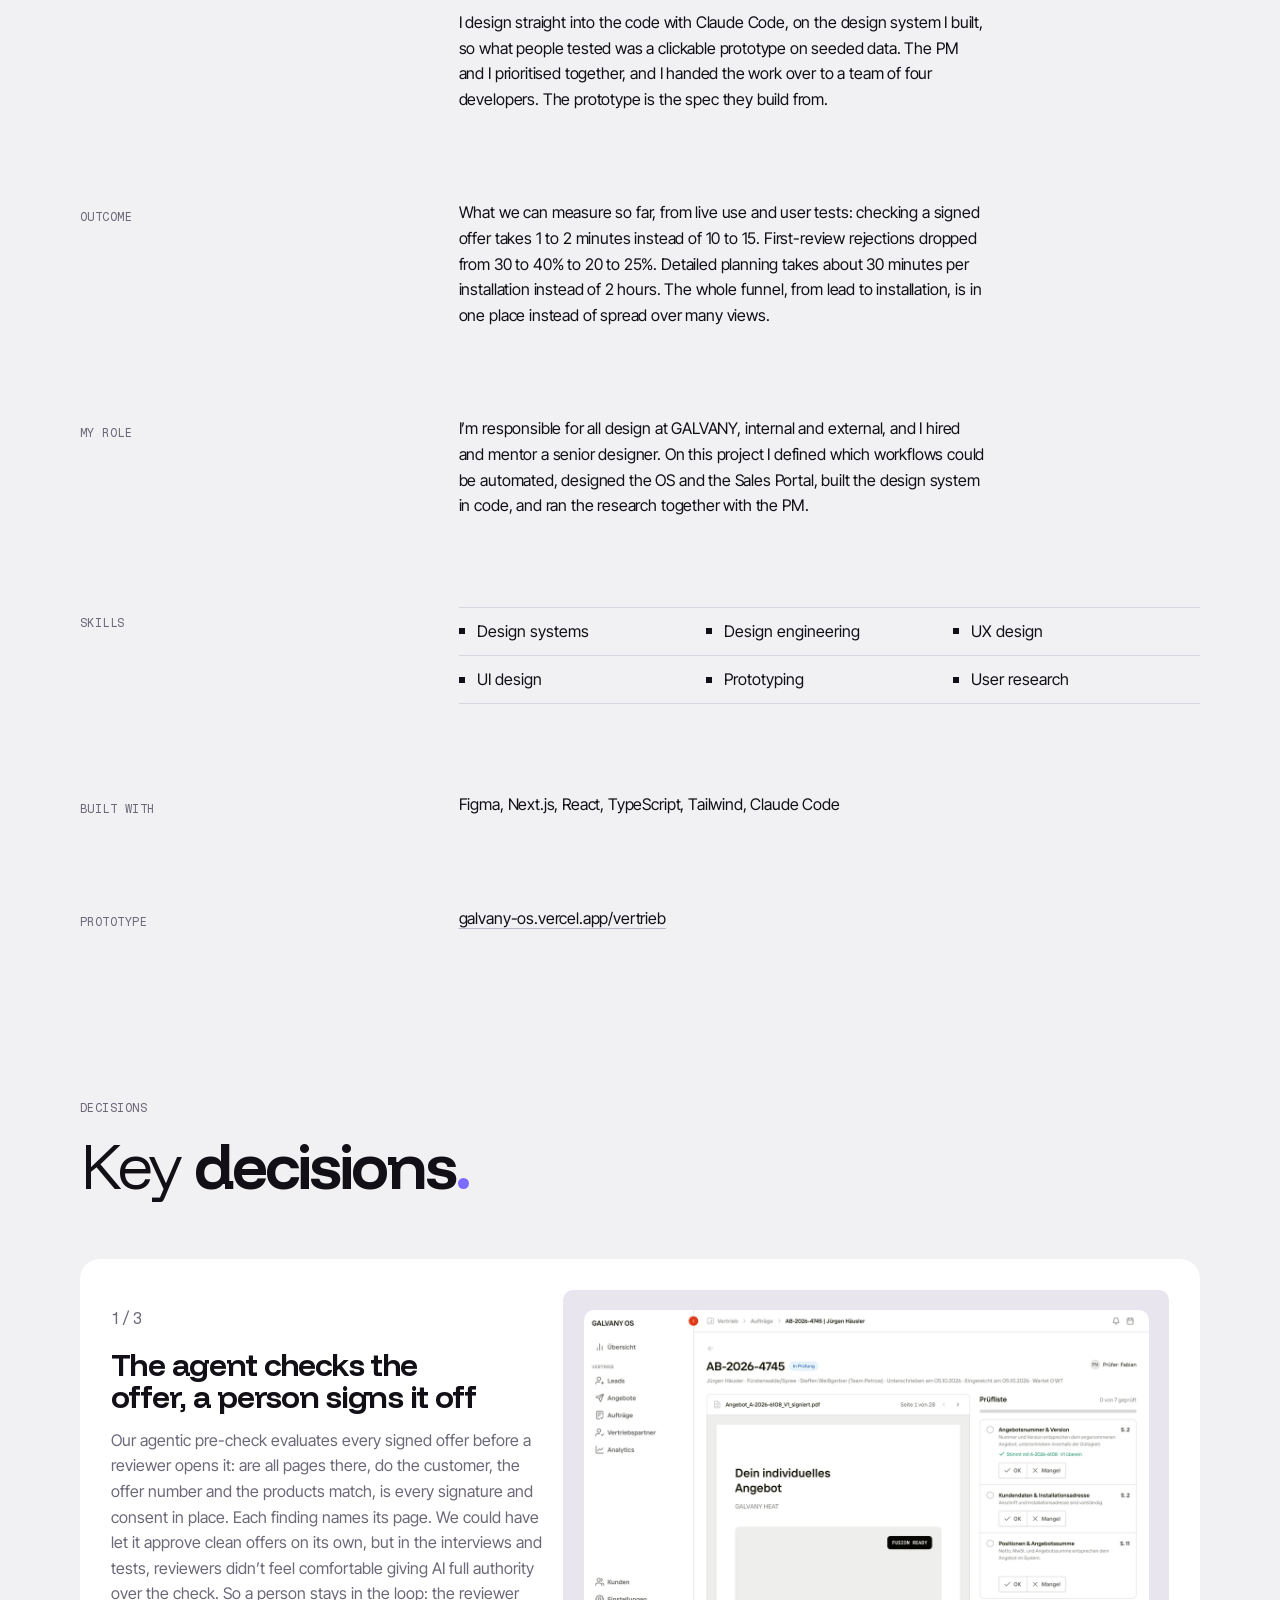
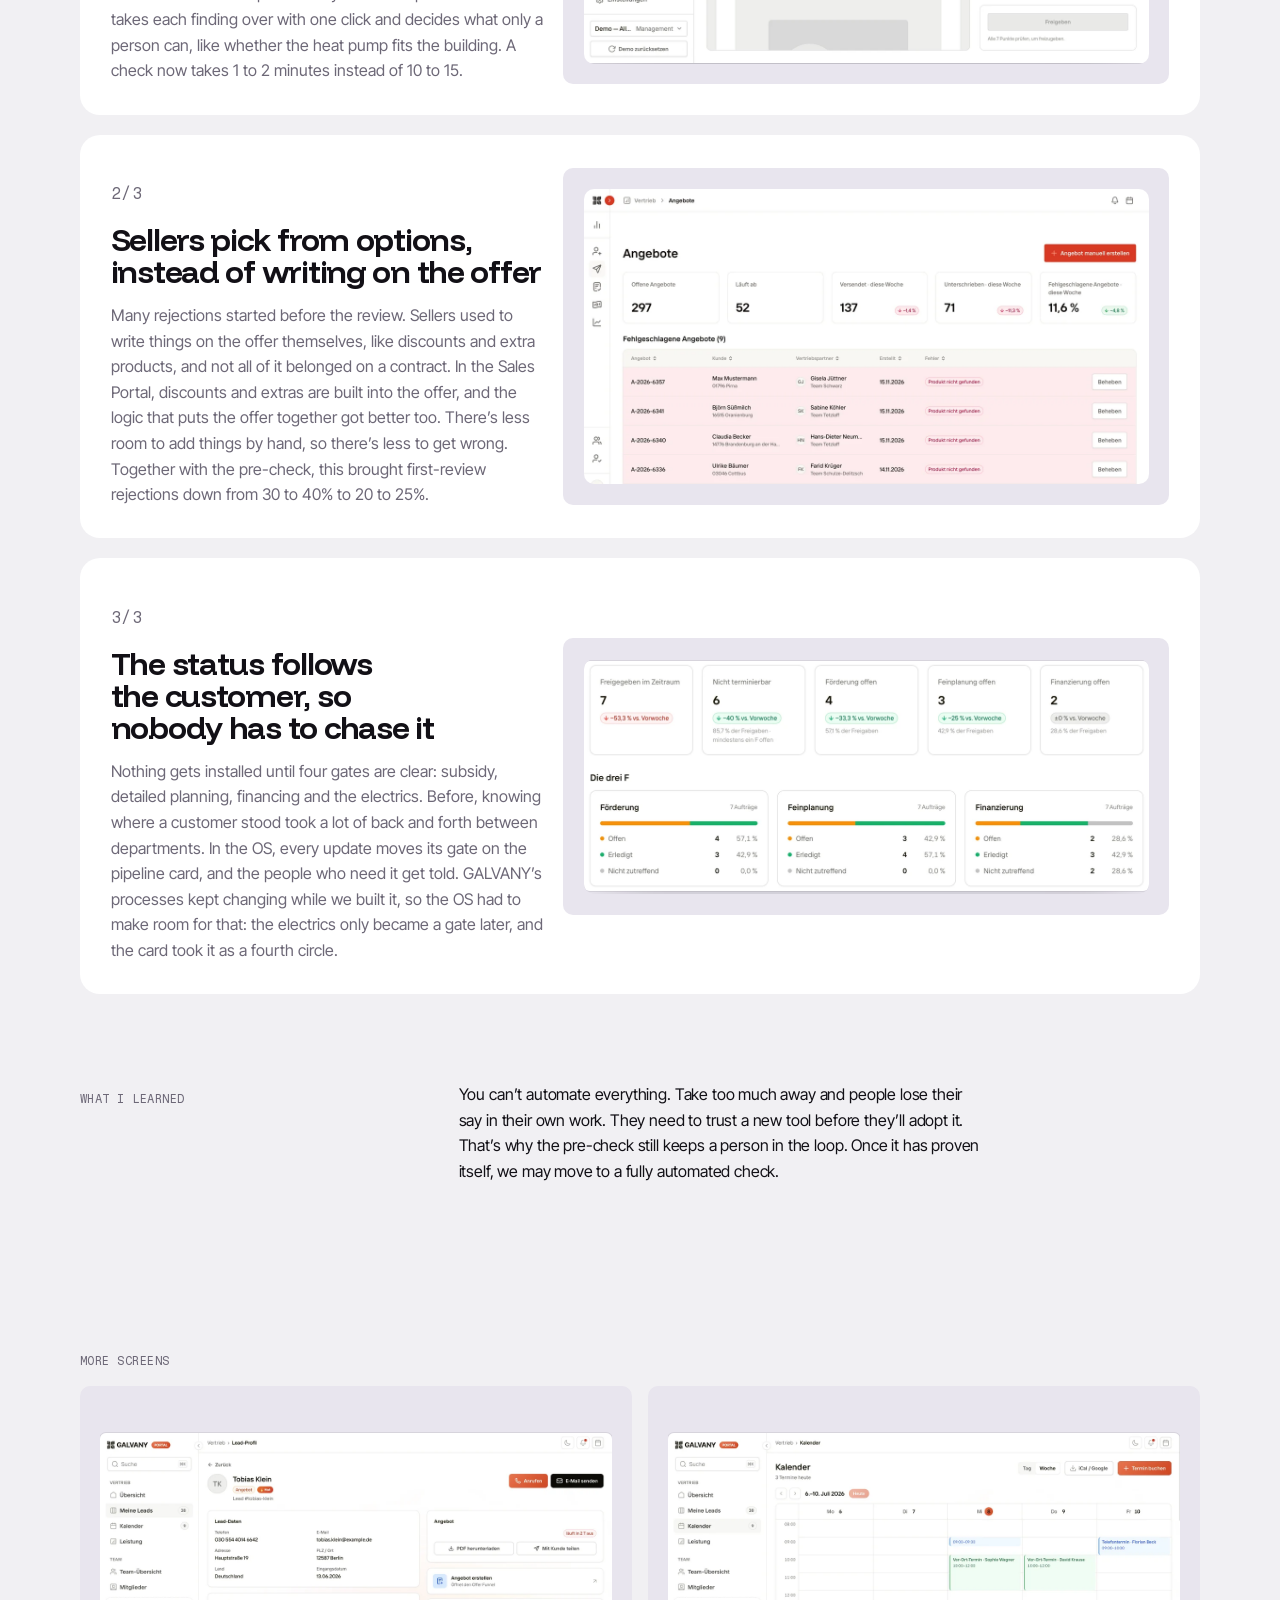
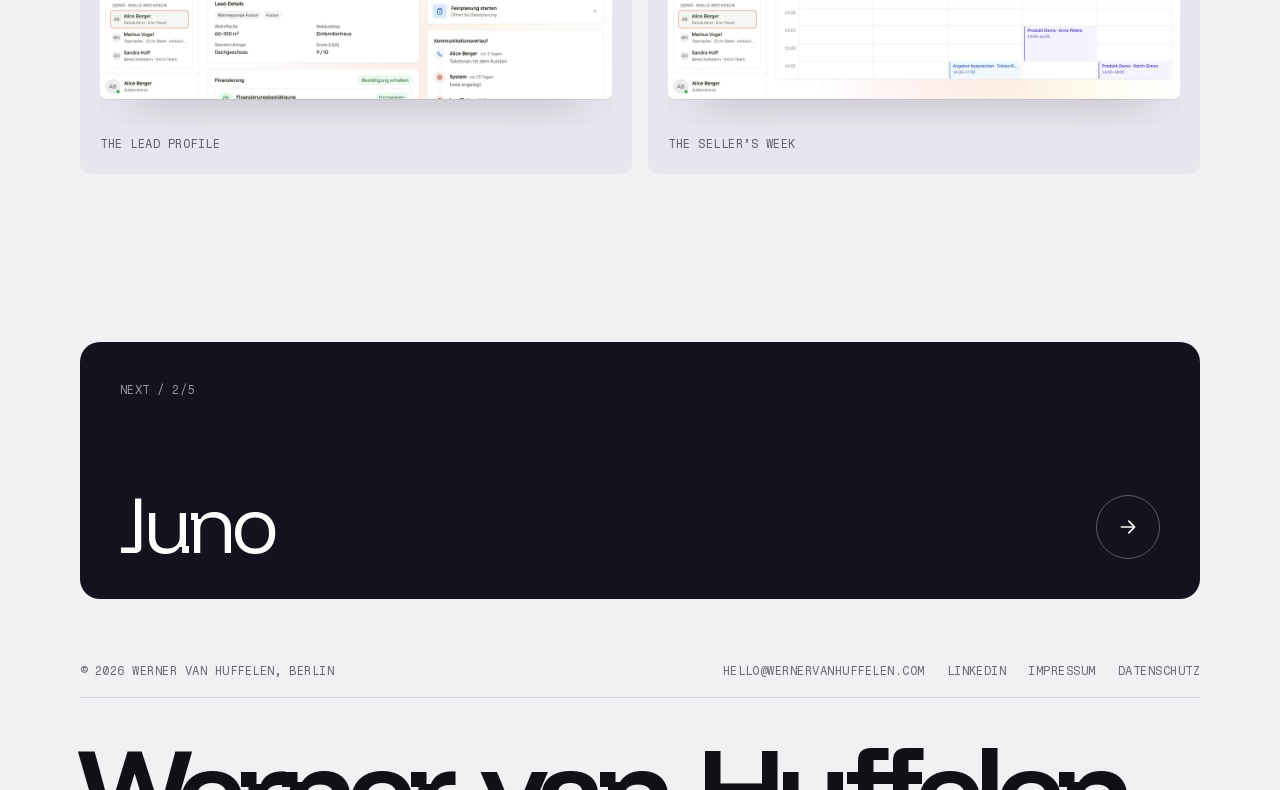
<file: galvany.html>
<!doctype html>
<html lang="en">
<head>
<meta charset="utf-8">
<meta name="viewport" content="width=device-width, initial-scale=1, viewport-fit=cover">
<title>GALVANY Operating System · Werner van Huffelen</title>
<meta name="description" content="One flow from lead to installed heat pump.">
<link rel="canonical" href="https://www.wernervanhuffelen.com/galvany">
<meta property="og:type" content="website"><meta property="og:site_name" content="Werner van Huffelen"><meta property="og:title" content="GALVANY Operating System · Werner van Huffelen"><meta property="og:description" content="One flow from lead to installed heat pump."><meta property="og:url" content="https://www.wernervanhuffelen.com/galvany"><meta property="og:image" content="https://www.wernervanhuffelen.com/assets/og/galvany.jpg"><meta property="og:image:width" content="1200"><meta property="og:image:height" content="630"><meta property="og:image:alt" content="GALVANY Operating System: the project’s card, with its title, its skills and a screenshot"><meta name="twitter:card" content="summary_large_image">
<meta name="theme-color" content="#f1f0f3" media="(prefers-color-scheme: light)">
<meta name="theme-color" content="#100e14" media="(prefers-color-scheme: dark)">
<link rel="icon" href="data:image/svg+xml,%3Csvg xmlns='http://www.w3.org/2000/svg' viewBox='0 0 32 32'%3E%3Ccircle cx='16' cy='16' r='13' fill='%237C6BFF'/%3E%3C/svg%3E">
<link rel="preload" href="assets/fonts/funnel-display-latin.woff2" as="font" type="font/woff2" crossorigin>   <!-- the headlines' font, from the site (css/contrast.css; 2026-11-16, was Google Fonts) -->
<link rel="preconnect" href="https://fonts.googleapis.com"><link rel="preconnect" href="https://fonts.gstatic.com" crossorigin>
<link rel="stylesheet" href="https://fonts.googleapis.com/css2?family=Inter+Tight:wght@300..700&display=swap">
<link rel="stylesheet" href="css/contrast.css?v=d151">
<script>(function(r){r.classList.add('js');try{var t=localStorage.getItem('theme');if(t==='dark'||t==='light')r.setAttribute('data-theme',t)}catch(e){}})(document.documentElement)</script>
<script defer src="js/contrast.js?v=d151"></script>
</head>
<body>
<a class="skip" href="#main">Skip to content</a>
<header class="nav">
  <a class="nav-back" href="/#p-galvany" aria-label="Back to work"><svg viewBox="0 0 24 24" fill="none" stroke="currentColor" stroke-width="2" stroke-linecap="round" stroke-linejoin="round" aria-hidden="true"><path d="M20 12H4M11 5l-7 7 7 7"/></svg></a>
  <a class="brand" href="/">Werner<span class="sur"> van Huffelen</span><i class="stop" aria-hidden="true"></i></a>
  <nav class="links" aria-label="Site"><a href="/#work">Work</a><a href="/#about">About</a><a class="opt" href="/#contact">Contact</a></nav>
  <button class="mode" type="button" aria-label="Dark mode" aria-pressed="false"><svg viewBox="0 0 20 20" aria-hidden="true"><circle cx="10" cy="10" r="6.75" fill="none" stroke="currentColor" stroke-width="1.5"/><path d="M10 3.25a6.75 6.75 0 0 1 0 13.5z" fill="currentColor"/></svg></button>
  <a class="pill" href="cv/Werner-van-Huffelen-CV-web.pdf">CV<span class="arr"><svg viewBox="0 0 24 24" fill="none" stroke="currentColor" stroke-width="2" stroke-linecap="round" stroke-linejoin="round" aria-hidden="true"><path d="M7 17 17 7M8 7h9v9"/></svg></span></a>
</header>
<main id="main">

<section class="chero">
  <div class="ctop" data-in><a class="back" href="/#p-galvany"><span class="go"><svg viewBox="0 0 24 24" fill="none" stroke="currentColor" stroke-width="2" stroke-linecap="round" stroke-linejoin="round" aria-hidden="true"><path d="M20 12H4M11 5l-7 7 7 7"/></svg></span><span class="mono">Back to work</span></a><p class="crumb mono"><a class="ln" href="/#work">Work</a><span>/</span><span>1/5</span><span>/</span><span>Case study</span></p></div>
  <h1 class="big lead" data-in="rise"><span class="w" style="--i:0"><span>An</span></span> <span class="w" style="--i:1"><span>agentic</span></span> <span class="w" style="--i:2"><span>operating</span></span> <span class="w" style="--i:3"><span>system,</span></span> <span class="w" style="--i:4"><span>from</span></span> <span class="w" style="--i:5"><span>leads</span></span> <span class="w" style="--i:6"><span>to</span></span> <span class="w" style="--i:7"><span>installations</span></span> <span class="w" style="--i:8"><span>for</span></span> <span class="w b" style="--i:9"><span>GALVANY<span class="sr">.</span><i class="stop" aria-hidden="true"></i></span></span></h1>
  <div class="ccover panel" style="--tint:var(--mat)"><figure class="cell"><div class="mat bleed" style="view-transition-name:shot-galvany;--pos:50% 100%"><div class="frame is-on f-cover"><img src="assets/hero/galvany.webp" width="1610" height="805" alt="GALVANY OS on two laptops, facing each other: the orders waiting for review on the left, the offers in the sales analytics on the right" data-full="assets/galvany-cover/galvany.webp" data-bg="var(--mat)" fetchpriority="high" decoding="async"></div></div></figure></div>
  <div class="spread">
    <figure class="shot" data-flip><div class="mat" style="--ar:1.891"><div class="frame is-on"><img src="assets/galvany-os/leads-1200.webp" srcset="assets/galvany-os/leads-1200.webp 1200w, assets/galvany-os/leads.webp 2784w" sizes="(min-width: 900px) 64vw, 100vw" width="2784" height="1472" alt="Leads in GALVANY OS as a list: new, contacted, booked appointments and conversion at the top, then each lead with its e-mail, date, source, interest, score, owner and status" data-full="assets/galvany-os/leads.webp" loading="lazy" decoding="async"></div><div class="frame"><img src="assets/galvany-os/offers-1200.webp" srcset="assets/galvany-os/offers-1200.webp 1200w, assets/galvany-os/offers.webp 2784w" sizes="(min-width: 900px) 64vw, 100vw" width="2784" height="1456" alt="Offers in GALVANY OS: open, expiring, sent and signed this week and the failure rate at the top, then the offers that failed, each with its customer, sales partner, date, error and a button to fix it" data-full="assets/galvany-os/offers.webp" loading="lazy" decoding="async"></div><div class="frame"><img src="assets/galvany-os/orders-1200.webp" srcset="assets/galvany-os/orders-1200.webp 1200w, assets/galvany-os/orders.webp 2784w" sizes="(min-width: 900px) 64vw, 100vw" width="2784" height="1532" alt="Orders in GALVANY OS: orders to review, rejections and the rejection rate at the top, then the orders waiting for review with customer, sales partner, type, dates, reviewer, pre-check and notes" data-full="assets/galvany-os/orders.webp" loading="lazy" decoding="async"></div></div><figcaption class="cap mono"><button type="button" data-i="0" aria-pressed="true">The teams’ leads</button><button type="button" data-i="1" aria-pressed="false">The teams’ offers</button><button type="button" data-i="2" aria-pressed="false">The teams’ orders</button></figcaption></figure>
    <div class="side"><figure class="shot"><div class="mat" style="--ar:1.916"><div class="frame is-on"><img src="assets/work/live/sales-portal/board-1200.webp" srcset="assets/work/live/sales-portal/board-1200.webp 1200w, assets/work/live/sales-portal/board.webp 4348w" sizes="(min-width: 900px) 30vw, 50vw" width="4348" height="2269" alt="The seller’s leads board in the Sales Portal: no appointment, appointment, offer, detailed planning and order" data-full="assets/work/live/sales-portal/board.webp" loading="lazy" decoding="async"></div></div><figcaption class="cap mono"><span>The seller’s board</span></figcaption></figure><figure class="shot"><div class="mat" style="--ar:1.916"><div class="frame is-on"><img src="assets/work/live/sales-portal/drawer-1200.webp" srcset="assets/work/live/sales-portal/drawer-1200.webp 1200w, assets/work/live/sales-portal/drawer.webp 4348w" sizes="(min-width: 900px) 30vw, 50vw" width="4348" height="2269" alt="A lead’s drawer over the seller’s board: call and e-mail, the offer, the next steps, the key facts and the appointments" data-full="assets/work/live/sales-portal/drawer.webp" loading="lazy" decoding="async"></div></div><figcaption class="cap mono"><span>A lead opens beside it</span></figcaption></figure></div>
  </div>
</section>

<dl class="cells">
  <div><i class="pin" aria-hidden="true"></i><dt class="mono">Company</dt><dd>GALVANY</dd></div><div><i class="pin" aria-hidden="true"></i><dt class="mono">Role</dt><dd>Lead Product Designer</dd></div><div><i class="pin" aria-hidden="true"></i><dt class="mono">Year</dt><dd>2026</dd></div><div><i class="pin" aria-hidden="true"></i><dt class="mono">Team</dt><dd>1 PM, 4 developers</dd></div>
</dl>

<section class="cwip grid" style="padding-inline:var(--m)"><p class="lab mono">Work in progress</p><p data-in>GALVANY is still being built: what you see are working prototypes, not the finished product. I show it first anyway. AI has changed my process drastically in the last year, and this project is a much better example of how I work and what I build right now than my other client cases. My side projects, Juno and Bandcamp, are made the same way.</p></section>
<section class="told grid brief" style="padding-inline:var(--m)"><h2 class="lab mono">Brief</h2><p data-in>GALVANY OS is our Airtable migration: sales, operations, finance, customer success and legal move out of Airtable into one agentic system. The Sales Portal is the part our sales partners work in, and every customer passes from one side to the other and back. I design all of it.</p><p data-in>Airtable had grown along with the company. There were too many records and too many views, one for every role and use case. Some took more than a minute to load, and many were outdated and no longer used.</p><p data-in>A lot of the work in those views was deterministic. Checking a signed offer took 10 to 15 minutes by hand, and 30 to 40% still went back to the seller. Finding out why an installation was stuck meant following up between departments, so one role, the order manager, mostly kept tabs on it all. Part of the brief was defining which of this work agents could take over, and which should stay with people.</p></section>
<div class="stats" style="margin-inline:var(--m)"><div class="stat" data-in><b class="sm">10–15 min →<br>1–2 min</b><span class="mono">To check a signed offer</span></div><div class="stat" data-in><b class="sm">30–40% →<br>20–25%</b><span class="mono">Offers rejected on first review</span></div><div class="stat" data-in><b class="sm">2 hours →<br>30 min</b><span class="mono">To plan an installation</span></div><div class="stat" data-in><b class="sm">15–20</b><span class="mono">Interviews and user tests</span></div></div>
<section class="told grid" style="padding-inline:var(--m)"><h2 class="lab mono">Process</h2><p data-in>With a senior PM, I ran 15 to 20 interviews across the company: the head of sales, sales managers, sellers, detailed planners, operations and installer managers. Everyone got two rounds. The first was a discovery interview about their role, and I brought a first prototype for them to react to. After an iteration, the second round was a proper usability test.</p><p data-in>I design straight into the code with Claude Code, on the design system I built, so what people tested was a clickable prototype on seeded data. The PM and I prioritised together, and I handed the work over to a team of four developers. The prototype is the spec they build from.</p></section>
<section class="told grid" style="padding-inline:var(--m)"><h2 class="lab mono">Outcome</h2><p data-in>What we can measure so far, from live use and user tests: checking a signed offer takes 1 to 2 minutes instead of 10 to 15. First-review rejections dropped from 30 to 40% to 20 to 25%. Detailed planning takes about 30 minutes per installation instead of 2 hours. The whole funnel, from lead to installation, is in one place instead of spread over many views.</p></section>
<section class="told grid" style="padding-inline:var(--m)"><h2 class="lab mono">My role</h2><p data-in>I’m responsible for all design at GALVANY, internal and external, and I hired and mentor a senior designer. On this project I defined which workflows could be automated, designed the OS and the Sales Portal, built the design system in code, and ran the research together with the PM.</p></section>
<section class="told grid" style="padding-inline:var(--m)"><h2 class="lab mono">Skills</h2><ul class="tags ctags" data-in><li>Design systems</li><li>Design engineering</li><li>UX design</li><li>UI design</li><li>Prototyping</li><li>User research</li></ul></section>
<section class="told grid" style="padding-inline:var(--m)"><h2 class="lab mono">Built with</h2><p data-in>Figma, Next.js, React, TypeScript, Tailwind, Claude Code</p></section>
<section class="told grid" style="padding-inline:var(--m)"><h2 class="lab mono">Prototype</h2><p data-in><a class="ln" href="https://galvany-os.vercel.app/vertrieb">galvany-os.vercel.app/vertrieb</a></p></section>

<section class="sec" aria-label="Decisions">
  <div class="sec-h left"><div class="mono" data-in>Decisions</div><h2 class="big" data-in="rise"><span class="w" style="--i:0"><span>Key</span></span> <span class="w b" style="--i:1"><span>decisions<span class="sr">.</span><i class="stop" aria-hidden="true"></i></span></span></h2></div>
  <div class="decs">
    <article class="dec" data-in>
      <div><p class="mono">1/3</p><h3>The agent checks the offer, a person signs it off</h3><p>Our agentic pre-check evaluates every signed offer before a reviewer opens it: are all pages there, do the customer, the offer number and the products match, is every signature and consent in place. Each finding names its page. We could have let it approve clean offers on its own, but in the interviews and tests, reviewers didn’t feel comfortable giving AI full authority over the check. So a person stays in the loop: the reviewer takes each finding over with one click and decides what only a person can, like whether the heat pump fits the building. A check now takes 1 to 2 minutes instead of 10 to 15.</p></div>
      <figure class="shot"><div class="mat" style="--ar:1.600"><div class="frame is-on"><img src="assets/work/live/galvany-os/order-review-1200.webp" srcset="assets/work/live/galvany-os/order-review-1200.webp 1200w, assets/work/live/galvany-os/order-review.webp 2880w" sizes="(min-width: 900px) 52vw, 100vw" width="2880" height="1800" alt="Order review: the signed offer on the left, the seven-point checklist with its page numbers on the right" data-full="assets/work/live/galvany-os/order-review.webp" loading="lazy" decoding="async"></div></div><figcaption class="cap mono"><span></span></figcaption></figure>
    </article>
    <article class="dec" data-in>
      <div><p class="mono">2/3</p><h3>Sellers pick from options, instead of writing on the offer</h3><p>Many rejections started before the review. Sellers used to write things on the offer themselves, like discounts and extra products, and not all of it belonged on a contract. In the Sales Portal, discounts and extras are built into the offer, and the logic that puts the offer together got better too. There’s less room to add things by hand, so there’s less to get wrong. Together with the pre-check, this brought first-review rejections down from 30 to 40% to 20 to 25%.</p></div>
      <figure class="shot"><div class="mat" style="--ar:1.912"><div class="frame is-on"><img src="assets/galvany-os/offers-1200.webp" srcset="assets/galvany-os/offers-1200.webp 1200w, assets/galvany-os/offers.webp 2784w" sizes="(min-width: 900px) 52vw, 100vw" width="2784" height="1456" alt="Offers in GALVANY OS: open, expiring, sent and signed this week and the failure rate at the top, then the offers that failed, each with its customer, sales partner, date, error and a button to fix it" data-full="assets/galvany-os/offers.webp" loading="lazy" decoding="async"></div></div><figcaption class="cap mono"><span></span></figcaption></figure>
    </article>
    <article class="dec" data-in>
      <div><p class="mono">3/3</p><h3>The status follows the customer, so nobody has to chase it</h3><p>Nothing gets installed until four gates are clear: subsidy, detailed planning, financing and the electrics. Before, knowing where a customer stood took a lot of back and forth between departments. In the OS, every update moves its gate on the pipeline card, and the people who need it get told. GALVANY’s processes kept changing while we built it, so the OS had to make room for that: the electrics only became a gate later, and the card took it as a fourth circle.</p></div>
      <figure class="shot"><div class="mat" style="--ar:2.400"><div class="frame is-on"><img src="assets/work/live/galvany-os/three-f-1200.webp" srcset="assets/work/live/galvany-os/three-f-1200.webp 1200w, assets/work/live/galvany-os/three-f.webp 2240w" sizes="(min-width: 900px) 52vw, 100vw" width="2240" height="910" alt="Three of the gates (subsidy, detailed planning and financing), each with its open, done and not-applicable count" data-full="assets/work/live/galvany-os/three-f.webp" loading="lazy" decoding="async"></div></div><figcaption class="cap mono"><span></span></figcaption></figure>
    </article>
  </div>
</section>
<section class="told grid" style="padding-inline:var(--m)"><h2 class="lab mono">What I learned</h2><p data-in>You can’t automate everything. Take too much away and people lose their say in their own work. They need to trust a new tool before they’ll adopt it. That’s why the pre-check still keeps a person in the loop. Once it has proven itself, we may move to a fully automated check.</p></section>

<section class="sec" aria-label="More screens">
  <div class="mono" style="margin-bottom:16px" data-in>More screens</div>
  <div class="gal" data-in>
    <figure class="shot"><div class="mat" style="--ar:1.916"><div class="frame is-on"><img src="assets/work/live/sales-portal/profile-1200.webp" srcset="assets/work/live/sales-portal/profile-1200.webp 1200w, assets/work/live/sales-portal/profile.webp 4348w" sizes="(min-width: 761px) 66vw, 100vw" width="4348" height="2269" alt="A lead’s full profile: contact, home and system, financing and the contact history" data-full="assets/work/live/sales-portal/profile.webp" loading="lazy" decoding="async"></div></div><figcaption class="cap mono"><span>The lead profile</span></figcaption></figure>
    <figure class="shot"><div class="mat" style="--ar:1.916"><div class="frame is-on"><img src="assets/work/live/sales-portal/calendar-1200.webp" srcset="assets/work/live/sales-portal/calendar-1200.webp 1200w, assets/work/live/sales-portal/calendar.webp 4348w" sizes="(min-width: 761px) 66vw, 100vw" width="4348" height="2269" alt="The seller’s week: on-site appointments, product demos and calls" data-full="assets/work/live/sales-portal/calendar.webp" loading="lazy" decoding="async"></div></div><figcaption class="cap mono"><span>The seller’s week</span></figcaption></figure>
  </div>
  
</section>

<a class="nextp" href="/juno">
  <span class="mono">Next / 2/5</span>
  <span class="row"><span class="big">Juno</span><span class="go"><svg viewBox="0 0 24 24" fill="none" stroke="currentColor" stroke-width="2" stroke-linecap="round" stroke-linejoin="round" aria-hidden="true"><path d="M4 12h16M13 5l7 7-7 7"/></svg></span></span>
</a>

</main>
<footer class="foot">
  <div class="row mono"><span>© 2026 Werner van Huffelen, Berlin</span><span><a href="mailto:hello@wernervanhuffelen.com">hello@wernervanhuffelen.com</a><a href="https://www.linkedin.com/in/werner-van-huffelen-0047a842/">LinkedIn</a><a href="https://www.wernersdesigns.com/impressum">Impressum</a><a href="https://www.wernersdesigns.com/datenschutz">Datenschutz</a></span></div>
  <span class="mark" aria-hidden="true">Werner van Huffelen<i class="stop"></i></span>
</footer>
</body>
</html>
</file>
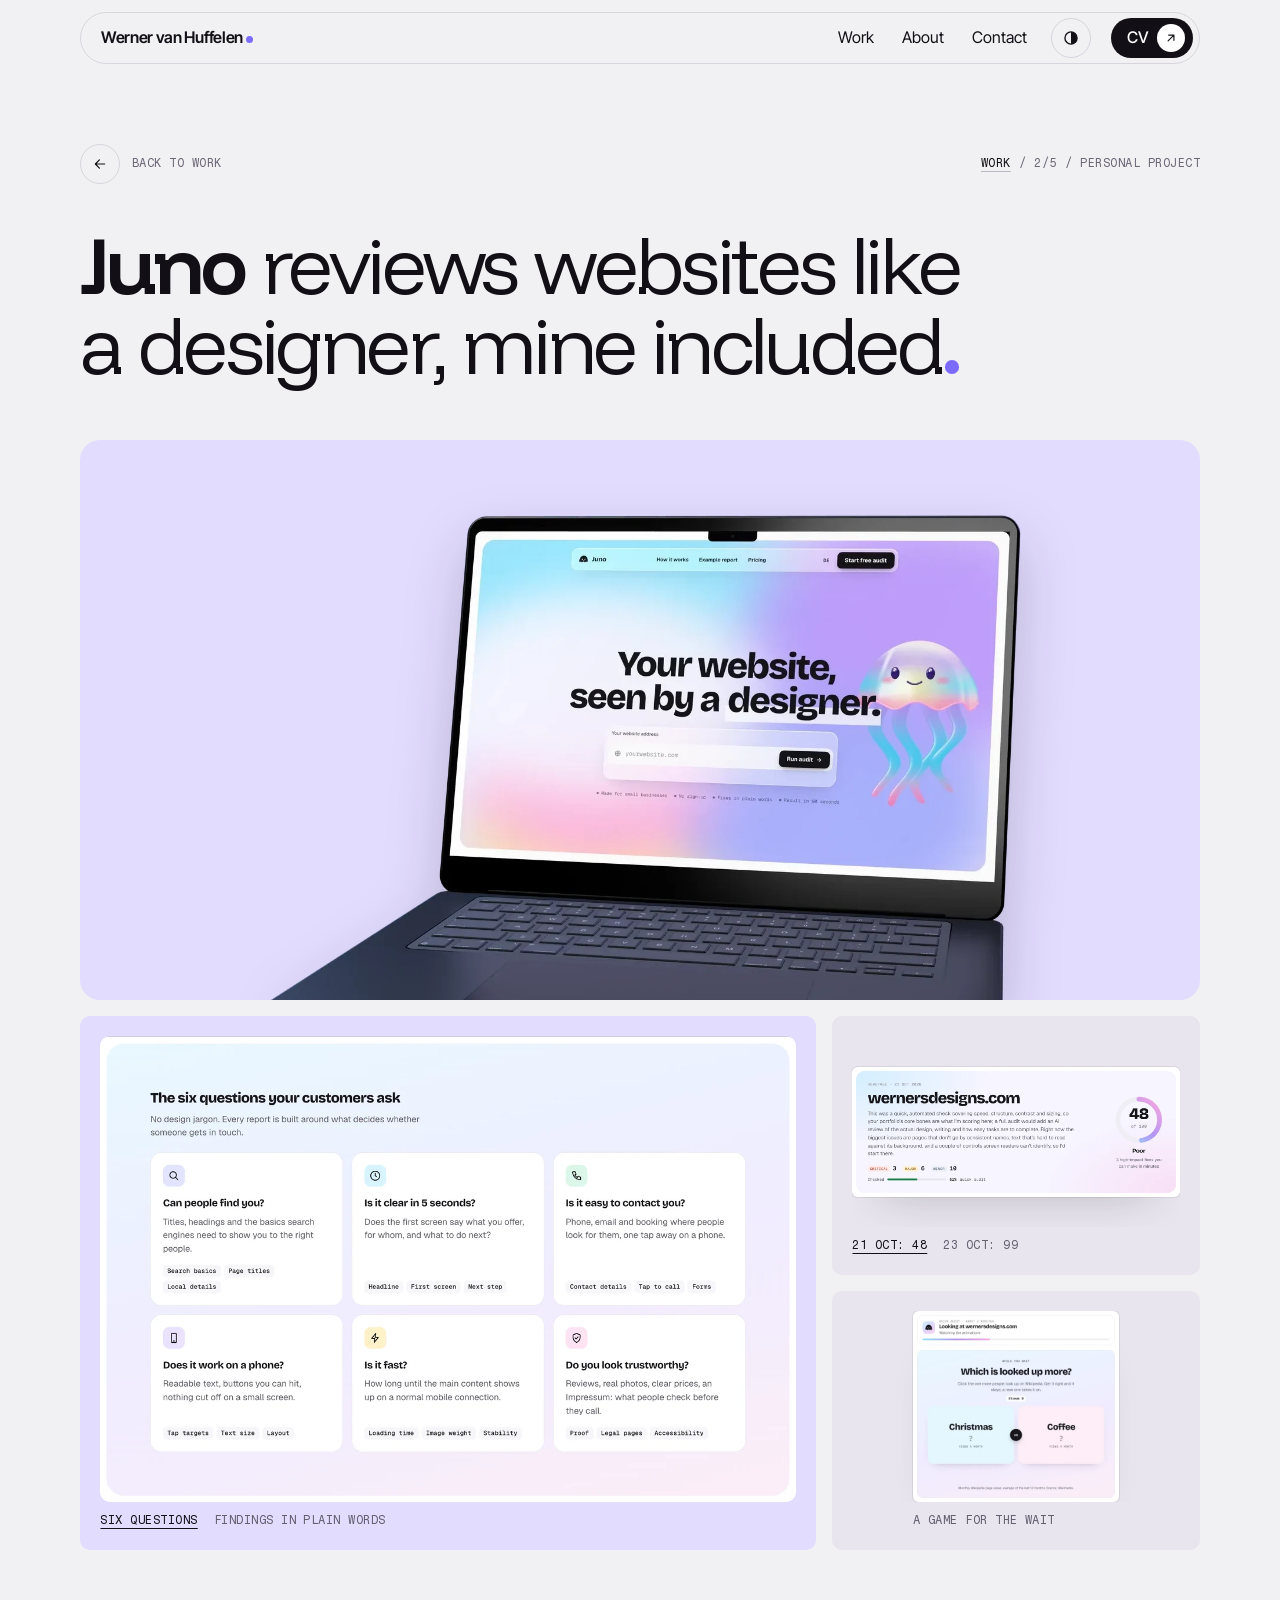
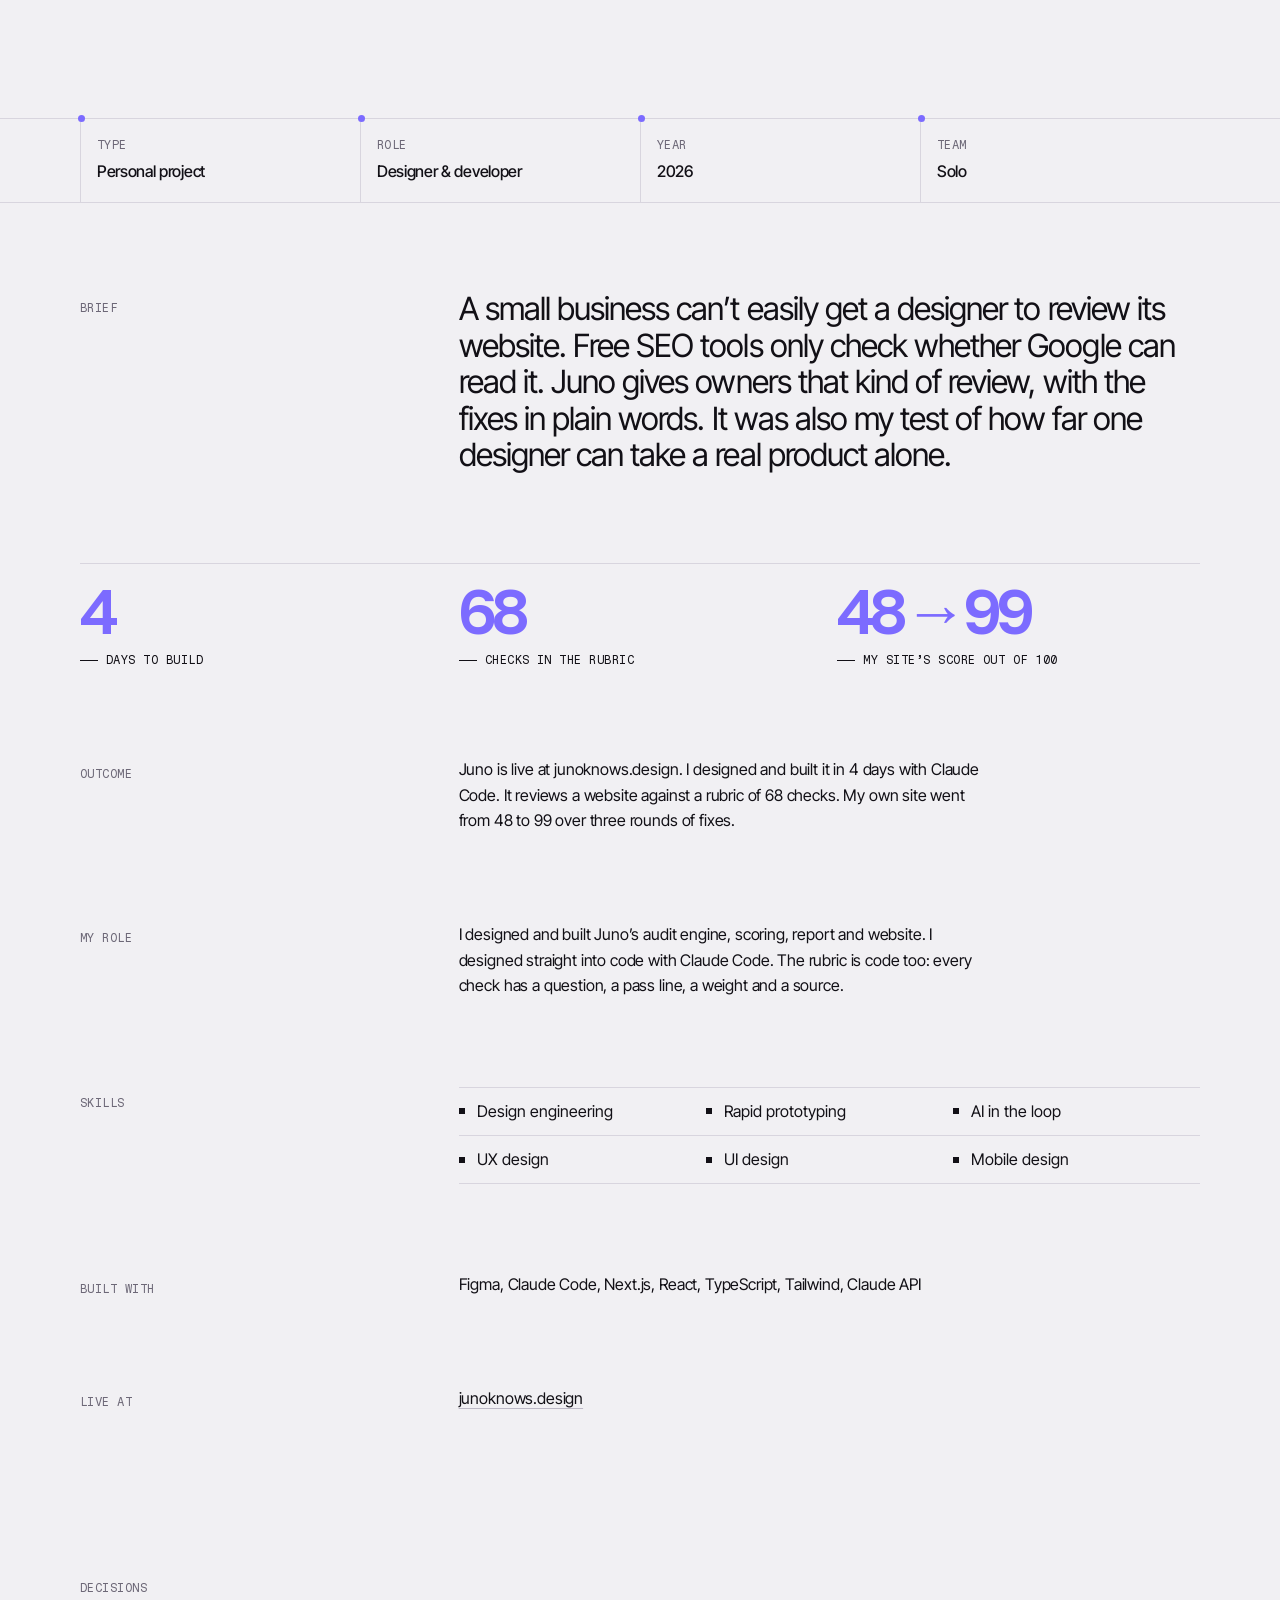
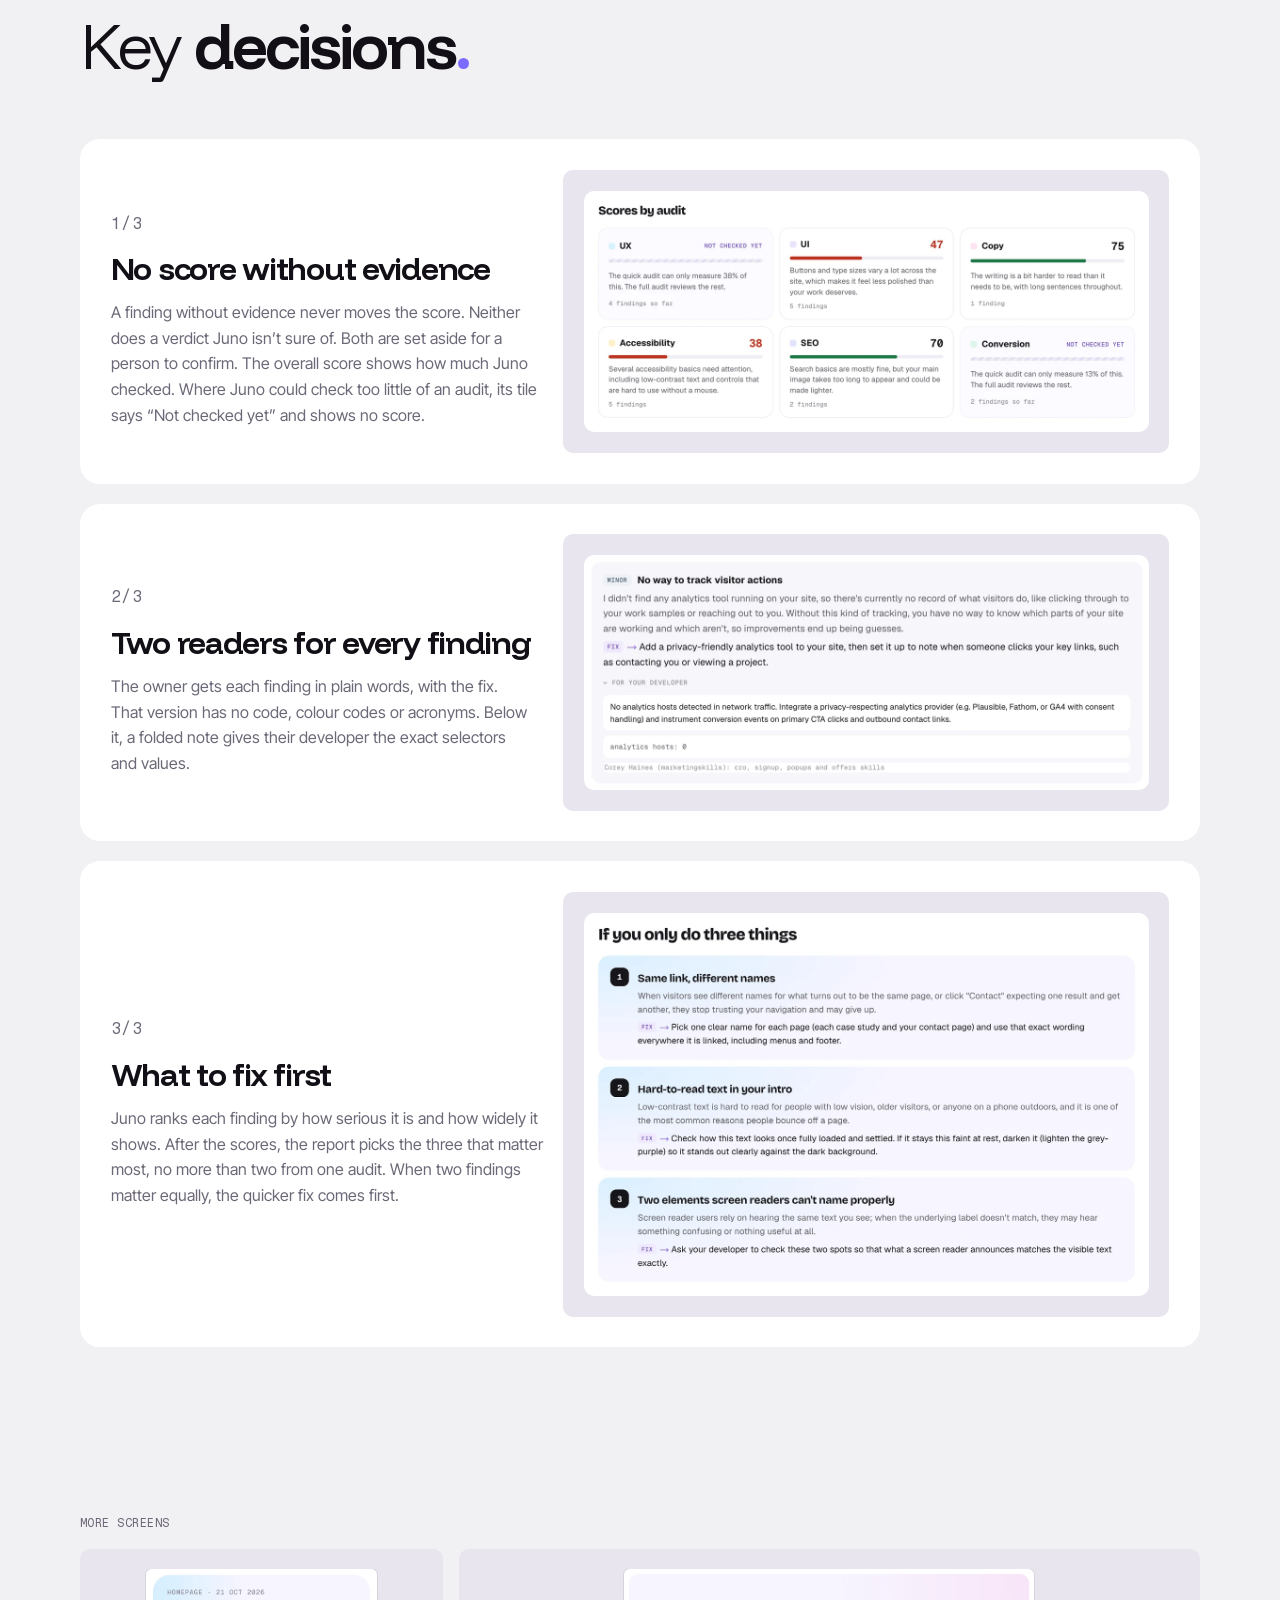
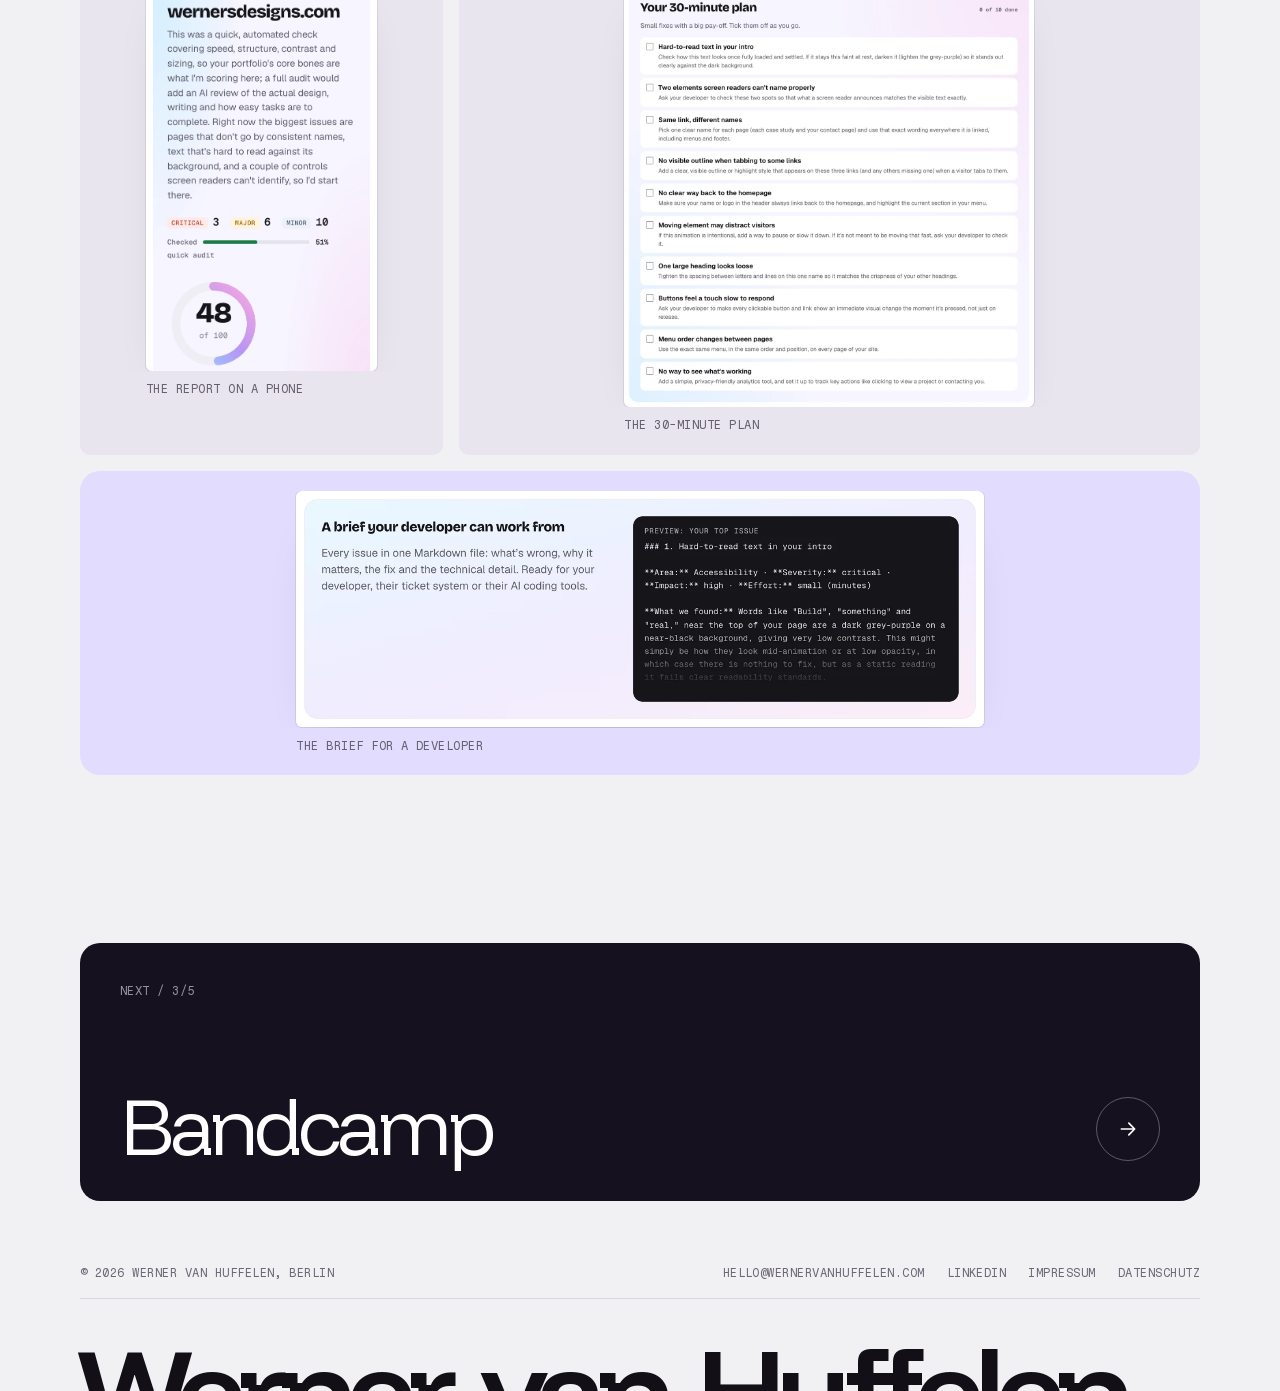
<file: juno.html>
<!doctype html>
<html lang="en">
<head>
<meta charset="utf-8">
<meta name="viewport" content="width=device-width, initial-scale=1, viewport-fit=cover">
<title>Juno · Werner van Huffelen</title>
<meta name="description" content="Juno reviews websites like a designer, mine included.">
<link rel="canonical" href="https://www.wernervanhuffelen.com/juno">
<meta property="og:type" content="website"><meta property="og:site_name" content="Werner van Huffelen"><meta property="og:title" content="Juno · Werner van Huffelen"><meta property="og:description" content="Juno reviews websites like a designer, mine included."><meta property="og:url" content="https://www.wernervanhuffelen.com/juno"><meta property="og:image" content="https://www.wernervanhuffelen.com/assets/og/juno.jpg"><meta property="og:image:width" content="1200"><meta property="og:image:height" content="630"><meta property="og:image:alt" content="Juno: the project’s card, with its title, its skills and a screenshot"><meta name="twitter:card" content="summary_large_image">
<meta name="theme-color" content="#f1f0f3" media="(prefers-color-scheme: light)">
<meta name="theme-color" content="#100e14" media="(prefers-color-scheme: dark)">
<link rel="icon" href="data:image/svg+xml,%3Csvg xmlns='http://www.w3.org/2000/svg' viewBox='0 0 32 32'%3E%3Ccircle cx='16' cy='16' r='13' fill='%237C6BFF'/%3E%3C/svg%3E">
<link rel="preload" href="assets/fonts/funnel-display-latin.woff2" as="font" type="font/woff2" crossorigin>   <!-- the headlines' font, from the site (css/contrast.css; 2026-11-16, was Google Fonts) -->
<link rel="preconnect" href="https://fonts.googleapis.com"><link rel="preconnect" href="https://fonts.gstatic.com" crossorigin>
<link rel="stylesheet" href="https://fonts.googleapis.com/css2?family=Inter+Tight:wght@300..700&display=swap">
<link rel="stylesheet" href="css/contrast.css?v=d151">
<script>(function(r){r.classList.add('js');try{var t=localStorage.getItem('theme');if(t==='dark'||t==='light')r.setAttribute('data-theme',t)}catch(e){}})(document.documentElement)</script>
<script defer src="js/contrast.js?v=d151"></script>
</head>
<body>
<a class="skip" href="#main">Skip to content</a>
<header class="nav">
  <a class="nav-back" href="/#p-juno" aria-label="Back to work"><svg viewBox="0 0 24 24" fill="none" stroke="currentColor" stroke-width="2" stroke-linecap="round" stroke-linejoin="round" aria-hidden="true"><path d="M20 12H4M11 5l-7 7 7 7"/></svg></a>
  <a class="brand" href="/">Werner<span class="sur"> van Huffelen</span><i class="stop" aria-hidden="true"></i></a>
  <nav class="links" aria-label="Site"><a href="/#work">Work</a><a href="/#about">About</a><a class="opt" href="/#contact">Contact</a></nav>
  <button class="mode" type="button" aria-label="Dark mode" aria-pressed="false"><svg viewBox="0 0 20 20" aria-hidden="true"><circle cx="10" cy="10" r="6.75" fill="none" stroke="currentColor" stroke-width="1.5"/><path d="M10 3.25a6.75 6.75 0 0 1 0 13.5z" fill="currentColor"/></svg></button>
  <a class="pill" href="cv/Werner-van-Huffelen-CV-web.pdf">CV<span class="arr"><svg viewBox="0 0 24 24" fill="none" stroke="currentColor" stroke-width="2" stroke-linecap="round" stroke-linejoin="round" aria-hidden="true"><path d="M7 17 17 7M8 7h9v9"/></svg></span></a>
</header>
<main id="main">

<section class="chero">
  <div class="ctop" data-in><a class="back" href="/#p-juno"><span class="go"><svg viewBox="0 0 24 24" fill="none" stroke="currentColor" stroke-width="2" stroke-linecap="round" stroke-linejoin="round" aria-hidden="true"><path d="M20 12H4M11 5l-7 7 7 7"/></svg></span><span class="mono">Back to work</span></a><p class="crumb mono"><a class="ln" href="/#work">Work</a><span>/</span><span>2/5</span><span>/</span><span>Personal project</span></p></div>
  <h1 class="big lead" data-in="rise"><span class="w b" style="--i:0"><span>Juno</span></span> <span class="w" style="--i:1"><span>reviews</span></span> <span class="w" style="--i:2"><span>websites</span></span> <span class="w" style="--i:3"><span>like</span></span> <span class="w" style="--i:4"><span>a</span></span> <span class="w" style="--i:5"><span>designer,</span></span> <span class="w" style="--i:6"><span>mine</span></span> <span class="w" style="--i:7"><span>included<span class="sr">.</span><i class="stop" aria-hidden="true"></i></span></span></h1>
  <div class="ccover panel lav" style="--tint:var(--lav)"><figure class="cell"><div class="mat bleed" style="view-transition-name:shot-juno;--pos:50% 100%"><div class="frame is-on f-cover"><img src="assets/hero/juno.webp" width="1900" height="950" alt="Juno’s homepage on a laptop: “Your website, seen by a designer.” beside Juno the jellyfish" data-full="assets/juno.webp" data-bg="var(--lav)" fetchpriority="high" decoding="async"></div></div></figure></div>
  <div class="spread">
    <figure class="shot lav" data-flip><div class="mat" style="--ar:1.494"><div class="frame is-on"><img src="assets/work/live/juno/home-questions-1200.webp" srcset="assets/work/live/juno/home-questions-1200.webp 1200w, assets/work/live/juno/home-questions.webp 2544w" sizes="(min-width: 900px) 64vw, 100vw" width="2544" height="1703" alt="Six cards, one per question, from “Can people find you?” to “Do you look trustworthy?”" data-full="assets/work/live/juno/home-questions.webp" loading="lazy" decoding="async"></div><div class="frame"><img src="assets/work/live/juno/example-now-try-1200.webp" srcset="assets/work/live/juno/example-now-try-1200.webp 1200w, assets/work/live/juno/example-now-try.webp 2008w" sizes="(min-width: 900px) 64vw, 100vw" width="2008" height="1066" alt="A finding from Juno’s example report: what is wrong now, and what to try instead" data-full="assets/work/live/juno/example-now-try.webp" loading="lazy" decoding="async"></div></div><figcaption class="cap mono"><button type="button" data-i="0" aria-pressed="true">Six questions</button><button type="button" data-i="1" aria-pressed="false">Findings in plain words</button></figcaption></figure>
    <div class="side"><figure class="shot" data-flip><div class="mat" style="--ar:2.400"><div class="frame is-on"><img src="assets/work/live/juno/report-summary-1200.webp" srcset="assets/work/live/juno/report-summary-1200.webp 1200w, assets/work/live/juno/report-summary.webp 2008w" sizes="(min-width: 900px) 30vw, 50vw" width="2008" height="798" alt="Juno’s summary for wernersdesigns.com on 21 October: 48 of 100, Poor" data-full="assets/work/live/juno/report-summary.webp" loading="lazy" decoding="async"></div><div class="frame"><img src="assets/work/live/juno/report-summary-23oct-1200.webp" srcset="assets/work/live/juno/report-summary-23oct-1200.webp 1200w, assets/work/live/juno/report-summary-23oct.webp 2008w" sizes="(min-width: 900px) 30vw, 50vw" width="2008" height="882" alt="Juno’s summary for wernersdesigns.com on 23 October: 99 of 100, Excellent" data-full="assets/work/live/juno/report-summary-23oct.webp" loading="lazy" decoding="async"></div></div><figcaption class="cap mono"><button type="button" data-i="0" aria-pressed="true">21 Oct: 48</button><button type="button" data-i="1" aria-pressed="false">23 Oct: 99</button></figcaption></figure><figure class="shot"><div class="mat" style="--ar:1.200"><div class="frame is-on"><img src="assets/work/live/juno/waiting-game.webp" width="618" height="570" alt="Juno’s waiting page during an audit: “Which is looked up more?”, Christmas against Coffee" data-full="assets/work/live/juno/waiting-game.webp" loading="lazy" decoding="async"></div></div><figcaption class="cap mono"><span>A game for the wait</span></figcaption></figure></div>
  </div>
</section>

<dl class="cells">
  <div><i class="pin" aria-hidden="true"></i><dt class="mono">Type</dt><dd>Personal project</dd></div><div><i class="pin" aria-hidden="true"></i><dt class="mono">Role</dt><dd>Designer &amp; developer</dd></div><div><i class="pin" aria-hidden="true"></i><dt class="mono">Year</dt><dd>2026</dd></div><div><i class="pin" aria-hidden="true"></i><dt class="mono">Team</dt><dd>Solo</dd></div>
</dl>


<section class="told grid brief" style="padding-inline:var(--m)"><h2 class="lab mono">Brief</h2><p data-in>A small business can’t easily get a designer to review its website. Free SEO tools only check whether Google can read it. Juno gives owners that kind of review, with the fixes in plain words. It was also my test of how far one designer can take a real product alone.</p></section>
<div class="stats" style="margin-inline:var(--m)"><div class="stat" data-in><b data-count="4">4</b><span class="mono">Days to build</span></div><div class="stat" data-in><b data-count="68">68</b><span class="mono">Checks in the rubric</span></div><div class="stat" data-in><b>48→99</b><span class="mono">My site’s score out of 100</span></div></div>

<section class="told grid" style="padding-inline:var(--m)"><h2 class="lab mono">Outcome</h2><p data-in>Juno is live at junoknows.design. I designed and built it in 4 days with Claude Code. It reviews a website against a rubric of 68 checks. My own site went from 48 to 99 over three rounds of fixes.</p></section>
<section class="told grid" style="padding-inline:var(--m)"><h2 class="lab mono">My role</h2><p data-in>I designed and built Juno’s audit engine, scoring, report and website. I designed straight into code with Claude Code. The rubric is code too: every check has a question, a pass line, a weight and a source.</p></section>
<section class="told grid" style="padding-inline:var(--m)"><h2 class="lab mono">Skills</h2><ul class="tags ctags" data-in><li>Design engineering</li><li>Rapid prototyping</li><li>AI in the loop</li><li>UX design</li><li>UI design</li><li>Mobile design</li></ul></section>
<section class="told grid" style="padding-inline:var(--m)"><h2 class="lab mono">Built with</h2><p data-in>Figma, Claude Code, Next.js, React, TypeScript, Tailwind, Claude API</p></section>
<section class="told grid" style="padding-inline:var(--m)"><h2 class="lab mono">Live at</h2><p data-in><a class="ln" href="https://junoknows.design">junoknows.design</a></p></section>

<section class="sec" aria-label="Decisions">
  <div class="sec-h left"><div class="mono" data-in>Decisions</div><h2 class="big" data-in="rise"><span class="w" style="--i:0"><span>Key</span></span> <span class="w b" style="--i:1"><span>decisions<span class="sr">.</span><i class="stop" aria-hidden="true"></i></span></span></h2></div>
  <div class="decs">
    <article class="dec" data-in>
      <div><p class="mono">1/3</p><h3>No score without evidence</h3><p>A finding without evidence never moves the score. Neither does a verdict Juno isn’t sure of. Both are set aside for a person to confirm. The overall score shows how much Juno checked. Where Juno could check too little of an audit, its tile says “Not checked yet” and shows no score.</p></div>
      <figure class="shot"><div class="mat" style="--ar:2.335"><div class="frame is-on"><img src="assets/work/live/juno/report-scores-1200.webp" srcset="assets/work/live/juno/report-scores-1200.webp 1200w, assets/work/live/juno/report-scores.webp 2064w" sizes="(min-width: 900px) 52vw, 100vw" width="2064" height="884" alt="Scores by audit on my site: UI 47, copy 75, accessibility 38 and SEO 70. UX and conversion say “Not checked yet”." data-full="assets/work/live/juno/report-scores.webp" loading="lazy" decoding="async"></div></div><figcaption class="cap mono"><span></span></figcaption></figure>
    </article>
    <article class="dec" data-in>
      <div><p class="mono">2/3</p><h3>Two readers for every finding</h3><p>The owner gets each finding in plain words, with the fix. That version has no code, colour codes or acronyms. Below it, a folded note gives their developer the exact selectors and values.</p></div>
      <figure class="shot"><div class="mat" style="--ar:2.400"><div class="frame is-on"><img src="assets/work/live/juno/report-finding-1200.webp" srcset="assets/work/live/juno/report-finding-1200.webp 1200w, assets/work/live/juno/report-finding.webp 1920w" sizes="(min-width: 900px) 52vw, 100vw" width="1920" height="797" alt="My site’s one finding left, analytics: the owner’s version with its fix, and the developer’s note open below" data-full="assets/work/live/juno/report-finding.webp" loading="lazy" decoding="async"></div></div><figcaption class="cap mono"><span></span></figcaption></figure>
    </article>
    <article class="dec" data-in>
      <div><p class="mono">3/3</p><h3>What to fix first</h3><p>Juno ranks each finding by how serious it is and how widely it shows. After the scores, the report picks the three that matter most, no more than two from one audit. When two findings matter equally, the quicker fix comes first.</p></div>
      <figure class="shot"><div class="mat" style="--ar:1.472"><div class="frame is-on"><img src="assets/work/live/juno/report-big-three-1200.webp" srcset="assets/work/live/juno/report-big-three-1200.webp 1200w, assets/work/live/juno/report-big-three.webp 2064w" sizes="(min-width: 900px) 52vw, 100vw" width="2064" height="1402" alt="“If you only do three things” from my site’s report: three numbered fixes, each with why it matters" data-full="assets/work/live/juno/report-big-three.webp" loading="lazy" decoding="async"></div></div><figcaption class="cap mono"><span></span></figcaption></figure>
    </article>
  </div>
</section>


<section class="sec" aria-label="More screens">
  <div class="mono" style="margin-bottom:16px" data-in>More screens</div>
  <div class="gal" data-in>
    <figure class="shot tall"><div class="mat" style="--ar:1.200"><div class="frame is-on"><img src="assets/work/live/juno/mobile-report.webp" width="1170" height="2040" alt="Juno’s report for wernersdesigns.com on a phone" data-full="assets/work/live/juno/mobile-report.webp" loading="lazy" decoding="async"></div></div><figcaption class="cap mono"><span>The report on a phone</span></figcaption></figure>
    <figure class="shot wide"><div class="mat" style="--ar:1.200"><div class="frame is-on"><img src="assets/work/live/juno/report-plan-1200.webp" srcset="assets/work/live/juno/report-plan-1200.webp 1200w, assets/work/live/juno/report-plan.webp 2008w" sizes="(min-width: 761px) 66vw, 100vw" width="2008" height="2146" alt="The 30-minute plan from Juno’s report for wernersdesigns.com: ten small fixes, each with a checkbox, 0 of 10 done" data-full="assets/work/live/juno/report-plan.webp" loading="lazy" decoding="async"></div></div><figcaption class="cap mono"><span>The 30-minute plan</span></figcaption></figure>
    <figure class="shot strip"><div class="mat" style="--ar:2.400"><div class="frame is-on"><img src="assets/work/live/juno/report-brief-1200.webp" srcset="assets/work/live/juno/report-brief-1200.webp 1200w, assets/work/live/juno/report-brief.webp 2008w" sizes="(min-width: 761px) 66vw, 100vw" width="2008" height="690" alt="The developer brief from a Juno report" data-full="assets/work/live/juno/report-brief.webp" loading="lazy" decoding="async"></div></div><figcaption class="cap mono"><span>The brief for a developer</span></figcaption></figure>
  </div>
  
</section>

<a class="nextp" href="/bandcamp">
  <span class="mono">Next / 3/5</span>
  <span class="row"><span class="big">Bandcamp</span><span class="go"><svg viewBox="0 0 24 24" fill="none" stroke="currentColor" stroke-width="2" stroke-linecap="round" stroke-linejoin="round" aria-hidden="true"><path d="M4 12h16M13 5l7 7-7 7"/></svg></span></span>
</a>

</main>
<footer class="foot">
  <div class="row mono"><span>© 2026 Werner van Huffelen, Berlin</span><span><a href="mailto:hello@wernervanhuffelen.com">hello@wernervanhuffelen.com</a><a href="https://www.linkedin.com/in/werner-van-huffelen-0047a842/">LinkedIn</a><a href="https://www.wernersdesigns.com/impressum">Impressum</a><a href="https://www.wernersdesigns.com/datenschutz">Datenschutz</a></span></div>
  <span class="mark" aria-hidden="true">Werner van Huffelen<i class="stop"></i></span>
</footer>
</body>
</html>
</file>
<file: css/contrast.css>
/* ==========================================================================
   Contrast · the second plain edition of Full Stop (concept, 2026-11-14)

   From Werner's references: one tight grotesk in two weights (light against bold), mono capitals for labels,
   big numerals, flat colour grounds behind the images. From loopsii.com: soft grey paper, construction lines,
   a pill nav that shrinks, cards that stack as you scroll, a dark panel with a diagonal headline, wide spacing.
   His own: the copy, the violet, and the full stop, which here also marks every crossing of two lines.
   Headlines in Funnel Display (Google Fonts); text in Saans and labels in Saans Mono since 2026-11-16 (below).
   ========================================================================== */

@font-face{font-family:"Fragment Mono";font-style:normal;font-weight:400;font-display:swap;src:url(../assets/fonts/fragment-mono-latin.woff2) format("woff2")}
/* Funnel Display from the site itself, no longer from Google (2026-11-16, Juno's audit: the Google Fonts stylesheet held
   up the first paint by about .8s on a phone). Google's own variable files, 300 to 800, as the Full Stop site has them;
   the Latin one is preloaded by each page (build.mjs) */
@font-face{font-family:"Funnel Display";font-style:normal;font-weight:300 800;font-display:swap;src:url(../assets/fonts/funnel-display-latin-ext.woff2) format("woff2");unicode-range:U+0100-02BA,U+02BD-02C5,U+02C7-02CC,U+02CE-02D7,U+02DD-02FF,U+0304,U+0308,U+0329,U+1D00-1DBF,U+1E00-1E9F,U+1EF2-1EFF,U+2020,U+20A0-20AB,U+20AD-20C4,U+2113,U+2C60-2C7F,U+A720-A7FF}
@font-face{font-family:"Funnel Display";font-style:normal;font-weight:300 800;font-display:swap;src:url(../assets/fonts/funnel-display-latin.woff2) format("woff2");unicode-range:U+0000-00FF,U+0131,U+0152-0153,U+02BB-02BC,U+02C6,U+02DA,U+02DC,U+0304,U+0308,U+0329,U+2000-206F,U+20AC,U+2122,U+2191,U+2193,U+2212,U+2215,U+FEFF,U+FFFD}

:root{
  --paper:#f1f0f3; --card:#fff; --ink:#121016; --grey:#6d6877; --faint:#bcb8c6; --line:#d8d5de;
  --mat:#e8e5ee; --lav:#e2dcff; --night:#15111f; --stop:#7c6bff;
  --m:16px; --g:12px; --r:20px; --rs:10px; --sec:round(nearest,clamp(96px,13vw,200px),8px);
  --h1:clamp(3.6rem,9.4vw,8.75rem); --h2:round(nearest,clamp(40px,5vw,72px),8px); --h3:var(--fs-card);
  /* the type scale (2026-11-17, Werner, from Juno's brief: "reduce distinct font-size values to 6-8, aligning them to a
     modular scale"): eight roles, each a token, every fluid one rounded to the 4px or 8px grid. At 1440: 12 labels,
     16 controls, 20 text, 24 the hero's sentence, 36 the cards' titles and the timeline's names, 72 the section
     headlines (the About statement among them), 96 the hero, 140 the footer's name; a scale of about 1.15 from 20 */
  --fs-label:12px; --fs-ui:16px; --fs-body:round(nearest,clamp(16px,1.3vw,20px),4px); --fs-lead:round(nearest,clamp(20px,1.25vw + 6px,32px),4px); --fs-brief:round(nearest,clamp(24px,1.5vw + 12px,40px),4px); --lh-body:1.6;   /* the body text's line height: 1.6 since 2026-11-18 (Werner: "increase the line height on the body text to 1.6x"; it was 1.42 to 1.45): the bio, the skills' text, a case page's paragraphs, its decisions' text and its work-in-progress note. Not the hero's lede, the cards' line or the facts, short lines set tighter */
  --fs-card:round(down,calc((100vw - 2 * var(--m) - 2 * clamp(20px,2.4vw,36px)) * .10),4px);
  --sans:"Inter Tight","Helvetica Neue",Arial,sans-serif; --display:"Funnel Display","Helvetica Neue",Arial,sans-serif; --mono:"Fragment Mono",ui-monospace,Menlo,monospace;
  --out:cubic-bezier(.16,1,.3,1); --back:cubic-bezier(.34,1.56,.64,1);
  --on-ink:#fff; --sh:18,16,22; color-scheme:light;                         /* --on-ink: what stands on ink (a pill's label); --sh: shadows, as r,g,b */
  --acc:124,107,255; --on-stop:#fff;                                        /* --acc: the accent (--stop) as r,g,b, for its glows, lines and lit squares; --on-stop: what stands on it */
}
/* dark (2026-11-15, Werner: "create a dark mode version"): the same page at night. It follows the system's setting until
   the button in the nav picks one, which the page then keeps (js/contrast.js; the script in the head sets it before the
   first paint). The paper, ink and lines turn over; the violet stays, and its light purple grounds (--lav) turn a deep
   violet. (Later that day the dark page's accent was Volt lime, #b6ff1f, with dark olive grounds, at Werner's request;
   he undid it the same day: "undo the lime yellow accent color on the black". --acc and --on-stop, which carried it,
   stay as the accent's tokens) */
:root[data-theme="dark"]{
  --paper:#100e14; --card:#1a1820; --ink:#f1f0f3; --grey:#9c97a8; --faint:#4a4655; --line:#2d2a35;
  --mat:#221f2a; --lav:#231c40; --night:#09080c; --on-ink:#121016; --sh:0,0,0; color-scheme:dark;
}
@media (prefers-color-scheme:dark){
  :root:not([data-theme="light"]){
    --paper:#100e14; --card:#1a1820; --ink:#f1f0f3; --grey:#9c97a8; --faint:#4a4655; --line:#2d2a35;
    --mat:#221f2a; --lav:#231c40; --night:#09080c; --on-ink:#121016; --sh:0,0,0; color-scheme:dark;
  }
}
@media (min-width:761px){ :root{ --m:20px; --g:16px; } }
@media (min-width:600px){ :root{ --fs-card:round(down,calc((100vw - 2 * var(--m) - 2 * clamp(20px,2.4vw,36px)) * .059),4px); } }
@media (min-width:900px){ :root{ --fs-card:round(down,calc(((100vw - 2 * var(--m)) * 5 / 12 - 2 * clamp(20px,2.4vw,36px)) * .078),4px); } }   /* the cards' text: 5 of 12 columns, less its padding */
/* 2026-11-15 (Werner: "increase the padding on the desktop version to 80px left and right"): the page margin grows from
   20px at 900px wide to 80px at 1200px and stays there, so a laptop narrower than that is not squeezed */
@media (min-width:900px){ :root{ --m:clamp(20px,calc(20px + (100vw - 900px) * .2),80px); } }

*,*::before,*::after{box-sizing:border-box}
html{-webkit-text-size-adjust:100%;text-size-adjust:100%;scroll-padding-top:88px}
body{margin:0;background:var(--paper);color:var(--ink);font:400 1rem/1.45 var(--sans);-webkit-font-smoothing:antialiased;-moz-osx-font-smoothing:grayscale;text-rendering:optimizeLegibility;overflow-x:clip}
h1,h2,h3,p,figure,dl,dd,ul,ol{margin:0;padding:0} h1,h2,h3{font-size:inherit;font-weight:inherit}
ul,ol{list-style:none} img{display:block;max-width:100%} a{color:inherit;text-decoration:none}
button{font:inherit;color:inherit;background:none;border:0;padding:0;cursor:pointer}
:focus-visible{outline:2px solid var(--stop);outline-offset:3px}
::selection{background:var(--stop);color:var(--on-stop)}
.sr{position:absolute;width:1px;height:1px;overflow:hidden;clip-path:inset(50%);white-space:nowrap}
.skip{position:fixed;left:var(--m);top:-100px;z-index:50;display:flex;align-items:center;min-height:44px;padding:0 16px;background:var(--ink);color:var(--on-ink);border-radius:8px}
.skip:focus{top:8px}   /* fixed (2026-11-16, Juno's audit: "not reachable with Tab"): it shows at the top of the screen however far the page is scrolled, 44px tall like a finger's tap */
.mono{font:400 var(--fs-label)/1.45 var(--mono);letter-spacing:.04em;text-transform:uppercase;color:var(--grey)}
.grid{display:grid;grid-template-columns:repeat(12,minmax(0,1fr));column-gap:var(--g)}

/* the full stop; a pin is the same dot where two construction lines cross */
.stop{display:inline-block;width:.17em;height:.17em;margin-left:.04em;border-radius:50%;background:var(--stop)}
.pin{position:absolute;z-index:2;width:7px;height:7px;margin:-3.5px;border-radius:50%;background:var(--stop)}

/* type: light against bold */
.big{font-weight:300;letter-spacing:-.045em;line-height:.94;text-wrap:balance}
.big,.say,.mark,.svc .k,.xp .k,.dec h3,.stat b{font-family:var(--display)}                               /* the headlines' font: Funnel Display since 2026-11-15 (Werner: "make it the default"; then the Skills titles were
   still Inter): every headline, the Skills titles, Experience's company names, the case pages' decisions and big numbers.
   The text stays Inter Tight */
.big .b,.big b{font-weight:640}
.w{display:inline-block;vertical-align:top}   /* a word: its own box (the fits measure lines by it), no longer a mask. It clipped (overflow:hidden) for the word-by-word rise, and cut off what reaches past a word: the last letter under the tight tracking, a deep descender (2026-11-16, Werner: "on certain headers some letters are cut off ... like the s and y"); the rise is gone, so is the clip */
.w>span{display:inline-block}

/* buttons: a pill and its arrow */
.pill{display:inline-flex;align-items:center;gap:8px;height:44px;padding:0 8px 0 16px;border-radius:999px;background:var(--ink);color:var(--on-ink);font-weight:500;font-size:var(--fs-ui);transition:background .2s var(--out),color .2s var(--out)}
.pill .arr{display:grid;place-items:center;width:28px;height:28px;border-radius:50%;background:var(--on-ink);color:var(--ink);transition:transform .2s var(--out)}
.pill svg,.go svg{width:14px;height:14px}
.pill:hover{background:var(--stop);color:var(--on-stop)} .pill:hover .arr{transform:rotate(45deg)}
.go{display:grid;place-items:center;width:44px;height:44px;border-radius:50%;border:1px solid var(--line);transition:background .2s var(--out),color .2s var(--out),border-color .2s var(--out)}
.ln{text-decoration:underline;text-decoration-thickness:1px;text-underline-offset:4px;text-decoration-color:var(--faint)}
.ln:hover{text-decoration-color:currentColor}

/* ── nav: a pill that shrinks once you scroll ───────────────────────────── */
.nav{position:sticky;top:12px;z-index:30;display:flex;align-items:center;gap:20px;height:52px;width:calc(100% - 2 * var(--m));max-width:min(2400px,calc(100% - 2 * var(--m)));margin:12px auto 0;padding:0 6px 0 20px;border:1px solid var(--line);border-radius:999px;background:var(--paper);transition:max-width .35s var(--out),box-shadow .35s}
.nav.is-small{max-width:560px;box-shadow:0 8px 30px -18px rgba(var(--sh),.35)}
.brand{font-weight:600;letter-spacing:-.02em;white-space:nowrap}
.brand .stop{width:.44em;height:.44em;margin-left:.2em}
/* the surname fades out before it goes, and back in when it returns (2026-11-16, motion audit: it dropped out in one
   frame while the pill took .7s to shrink; now one motion, the pill .35s). display waits for the fade (allow-discrete);
   .grown (js) marks a nav that has been small, so the surname fades in on the way back but not on the page's load */
.brand .sur{transition:opacity .15s ease-out,display .15s allow-discrete}
.nav.is-small .sur{display:none;opacity:0}
@starting-style{ .nav.grown .brand .sur{opacity:0} }
.nav .links{display:flex;gap:4px;margin-left:auto}
.nav .links a{padding:8px 12px;border-radius:999px;font-size:var(--fs-ui);transition:background .2s}
.nav .links a:hover{background:var(--mat)}
.nav .pill{height:40px;font-size:var(--fs-ui)}
/* the light and dark button (2026-11-15): a circle half filled, the page's dot turned into a switch */
.mode{display:grid;place-items:center;flex:none;width:40px;height:40px;border-radius:50%;border:1px solid var(--line);transition:background .2s var(--out),border-color .2s var(--out),color .2s var(--out)}
.mode svg{width:18px;height:18px;transition:transform .2s var(--out)}
.mode:hover{background:var(--mat)}
.mode[aria-pressed="true"] svg{transform:rotate(180deg)}
.nav .mode{margin-left:-8px}                                                 /* closer to the links than the nav's gap: it belongs with them */
@media (max-width:760px){ .nav .links a.opt,.brand .sur{display:none} .nav{padding-left:16px;gap:12px} .nav .links a{padding-inline:9px} .nav .mode{margin-left:-4px} }
/* the narrower phones (360px, many Androids; 320px, the small iPhones): with the light and dark button the CV pill ran
   past the screen's edge, 42px at 320 (2026-11-15). Below 375px About goes from the nav (it is one scroll down) and the
   gaps close a little */
@media (max-width:374px){ .nav .links a[href$="#about"]{display:none} .nav{gap:8px} .nav .mode{margin-left:0} }
@media (min-width:375px) and (max-width:399px){ .nav{gap:10px} .nav .links a{padding-inline:6px} }   /* to 399px since the links are 16px (2026-11-17, the type scale): at 390 the CV pill touched the nav's edge */
/* a finger's tap (2026-11-16, Juno's audit: the light and dark button and the CV pill were 40px): on a phone, and on
   any touch screen, the nav's buttons and links are 44px tall in a nav of 56px. On a phone the button sits the 4px it
   grew closer to the links, so the nav still fits at 320 and 375 */
@media (max-width:760px), (pointer:coarse){ .nav{height:56px} .nav .pill,.nav .mode{height:44px} .nav .mode{width:44px} .nav .nav-back{width:56px;height:56px} .nav .links a{display:inline-flex;align-items:center;min-height:44px} }
@media (max-width:760px){ .nav .mode{margin-left:-8px} }
@media (max-width:374px){ .nav .mode{margin-left:-4px} }   /* 375 to 389px (2026-11-16, Werner: "fix the nav overflow at 375px"): Work and About still fit, a little closer together; the nav ran 10px wider than its pill in Saans (4px in Inter Tight) */
/* the switch itself (js/contrast.js): the hero's wave. The new colours arrive square by square on the hero's grid,
   from the button outwards, and a soft light runs with the front (.tw, a canvas over the page that the transition shows
   live; the lit squares that faded behind it, each outlined, went on 2026-11-18: they left lines on the screen). Nothing else moves on its own during it (the covers' names belong to the
   page changes) */
html.theming :not(.tw){view-transition-name:none !important}
html.theming::view-transition-old(root),html.theming::view-transition-new(root){animation:none;mix-blend-mode:normal}
.tw{position:fixed;left:0;top:0;z-index:100;pointer-events:none;view-transition-name:theme-wave}
::view-transition-group(theme-wave),::view-transition-new(theme-wave){animation:none}

/* ── hero ───────────────────────────────────────────────────────────────── */
.hero{padding:clamp(40px,6.4vw,96px) var(--m) 0}
.hero-top{row-gap:20px;align-items:end}
.hero-top>*{grid-column:1 / -1}
.hero h1{font-size:var(--h1);line-height:.88;letter-spacing:-.055em}
.lede{font-size:var(--fs-body);line-height:1.28;letter-spacing:-.015em;max-width:21em;text-wrap:pretty}
@media (min-width:900px){
  .hero-top>h1{grid-column:1 / span 8}
  .hero-top>.lede{grid-column:9 / span 4;padding-bottom:.7em}
}
/* the stage: two rules, two verticals, a dot at each crossing, six projects between them */
.stage{position:relative;--in:clamp(0px,6.2vw,96px);margin:clamp(44px,5.4vw,84px) calc(-1 * var(--m)) 0;padding:0 var(--in);border-block:1px solid var(--line)}
.stage::before,.stage::after{content:"";position:absolute;top:-36px;bottom:-36px;width:1px;background:var(--line)}
.stage::before{left:var(--in)} .stage::after{right:var(--in)}
.stage .pin:nth-of-type(1){left:var(--in);top:0} .stage .pin:nth-of-type(2){right:var(--in);top:0;margin-right:-3.5px}
.stage .pin:nth-of-type(3){left:var(--in);bottom:0;margin-bottom:-3.5px} .stage .pin:nth-of-type(4){right:var(--in);bottom:0;margin:0 -3.5px -3.5px 0}
.stage .note{position:absolute;top:-24px} .stage .note.l{left:calc(var(--in) + 12px)} .stage .note.r{right:calc(var(--in) + 12px)}
.mosaic{display:grid;grid-template-columns:repeat(3,1fr)}
.tile{position:relative;display:block;aspect-ratio:4 / 5;overflow:hidden;background:var(--mat)}
.tile.night{background:var(--night)}
.tile img{width:100%;height:100%;object-fit:cover;object-position:var(--pos,50% 50%);transition:transform .4s var(--out)}
.tile.fit img{object-fit:contain;padding:14% 12% 0;object-position:50% 0}
.tile:hover img{transform:scale(1.06)}
.tile .tag{position:absolute;left:8px;bottom:8px;padding:4px 8px;border-radius:999px;background:var(--paper);color:var(--ink);transform:translateY(140%);transition:transform .2s var(--out)}
.tile:hover .tag,.tile:focus-visible .tag{transform:none}
@media (hover:none){ .tile .tag{transform:none} }
@media (max-width:760px){ .tile .nm{display:none} }      /* on a phone the number is enough */
@media (min-width:761px){ .mosaic{grid-template-columns:repeat(6,1fr)} }

/* ── section headings ───────────────────────────────────────────────────── */
.sec{padding:var(--sec) var(--m) 0}
.sec-h{display:grid;justify-items:center;gap:18px;text-align:center;margin-bottom:clamp(40px,5vw,80px)}
.sec-h .big{font-size:var(--h2)}
/* 2026-11-15 (Werner): on the homepage, Selected work and Experience start at the left edge, like the rest of the page */
.sec-h.left{justify-items:start;text-align:left}

/* ── work: six cards that stack as you scroll ───────────────────────────── */
/* the stack: a card sticks under the nav, each a step lower than the one before, and the next one slides over it
   (js steps a covered card back a little: --c). 2026-11-14 (Werner): at every width, not only on a wide screen. A
   card taller than the window (a phone) sticks later, once its foot has come into view: --h is its height, set by
   js; without it the first value always wins */
/* the gap between two cards is a pause (2026-11-16, Werner, from a friend and Bakken & Bæck: the cards overlap quite
   fast, "add a bit of delay on the overlapping card so it feels less busy"). With a 20px gap the next card began to
   cover a card the moment it stuck; now a card stays whole for about a third of the window's height of scrolling
   before the next one slides over it (120px at least, 360px at most) */
.stack{display:grid;gap:clamp(120px,30vh,360px);gap:clamp(120px,30svh,360px);--top:76px;--step:8px}
.card{position:sticky;top:min(calc(var(--top) + var(--i) * var(--step)),calc(100svh - var(--h,0px) - 12px));display:grid;background:var(--card);border-radius:var(--r);overflow:hidden;transform-origin:50% 0;transform:scale(calc(1 - var(--c,0) * .045));will-change:transform}
.card .txt{display:flex;flex-direction:column;gap:22px;padding:clamp(20px,2.4vw,36px)}
.card .top{display:flex;justify-content:space-between;gap:16px}
.card .top .n{color:var(--ink)}
.card h3{font-size:var(--h3);font-weight:640;letter-spacing:-.04em;line-height:1}
/* 2026-11-15 (Werner): a card's name and line are now its case page's headline (bold part, light part, the violet
   full stop), at the size the name had */
.card .txt{container-type:inline-size}
.card h3.big{font-weight:300;letter-spacing:-.04em;line-height:1.04;max-width:none;text-wrap:wrap;font-size:var(--fs-card)}
/* (2026-11-16, Werner: "make sure the titles on the project cards are the same size on all breakpoints, make sure they
   fill the fullwidth of the card") one size for all five cards, a share of the card's text width (cqi: .txt is the
   container), so they match each other at every width and wrap across the whole of it: 7.8% beside the picture (36px
   at 1440, 52 at 1920, 72 at 2560), 10% on a phone, 5.9% on a tablet, where the card is stacked and its text wide. With
   the size a share of the width, the line breaks are the same at every width of a layout; these shares are where all
   five titles' longest lines reach 84 to 97% of the width (simulated over 5 to 13%), with room for a browser's own
   rounding before a word drops to the next line.
   Until then each title was fitted to its own lines by js/contrast.js, so the five came out at five sizes */
/* before: clamp(1.75rem,2.8vw,4rem), which kept growing past 1440px wide, to 64px (2026-11-16, Werner: "the title on the project cards should be larger on the larger breakpoints"); it stopped at 40px. Then the whole width of the card's text (js/contrast.js fits the size so its lines fill it; it was held to 16em) */
.card h3 a::after{content:"";position:absolute;inset:0;z-index:1}
.card .line{font-size:var(--fs-body);line-height:1.3;letter-spacing:-.015em;color:var(--grey);max-width:24em;text-wrap:pretty}
.card .hd{margin-top:auto}                                               /* 2026-11-14 (Werner): name and line sit right above the list, not under the counter */
.tags li{display:flex;align-items:center;gap:12px;padding-block:12px;border-top:1px solid var(--line);font-size:var(--fs-ui)}
.tags li::before{content:"";width:6px;height:6px;background:var(--ink)}
/* a card's tags: the skills the case used, from the CV's list and the Skills section's. Down one list; where the card's text
   column is wide enough (on a phone and in the 900 to 1099px band, where it is not, it stays one list), in two columns of three */
.card .tags{display:grid;gap:0 clamp(16px,2vw,28px)}
@media (max-width:519px){ .card .tags li:nth-child(n+4){display:none} }   /* 2026-11-15 (Werner: the cards too big on a phone): there, a card shows its first three tags; the case page has them all */
@media (min-width:520px) and (max-width:899px),(min-width:1100px){ .card .tags{grid-template-columns:minmax(0,1fr) minmax(0,1fr);grid-template-rows:repeat(3,auto);grid-auto-flow:column;column-gap:0} .card .tags li:nth-child(n+4){padding-left:clamp(16px,2vw,28px)} .card .tags.few{grid-template-rows:repeat(2,auto)} .card .tags.few li:nth-child(n+3){padding-left:clamp(16px,2vw,28px)} }   /* every card's tags in the same two columns since 2026-11-17 (a card with three, Bandcamp, had one column across the card, its own text edge: two and one now) */   /* 2026-11-15 (Werner): the rules run on across the two columns; the space between them is now the second column's own */
.card .foot-row{display:flex;align-items:center;justify-content:space-between}
.card:hover .go{background:var(--stop);border-color:var(--stop);color:var(--on-stop)}
.panel{position:relative;display:flex;flex-direction:column;min-height:300px;padding:clamp(16px,2vw,28px);background:var(--tint,var(--mat))}
.panel.night{background:var(--night);color:#fff}
/* a card's screenshot (build.mjs, cardShot; 2026-11-16, Werner: "keep one screenshot per project, make sure you see the
   entire screen, on hover it should grow from top left so you zoom in", and before that "crisp on any screensize").
   The whole screen in the middle of the panel. On hover it grows by --zs from its own top left corner, running off
   the panel. --w, --h: the file's own pixels; it is never drawn larger than it is sharp, zoomed included: at rest at
   most its pixels over --zs (halved again on a high-density screen), so at --zs it is at most one pixel of the file per
   pixel of the screen. A cut-out (.bare, Bandcamp's two panels) has no frame or shadow of its own */
.cshot{position:absolute;inset:0;overflow:hidden;--pad:clamp(20px,4vw,56px);--zs:1.35;--cap:calc(var(--w) * 1px / 2 / var(--zs));--caph:calc(var(--h) * 1px / 2 / var(--zs))}
@media (max-resolution:1.4dppx){ .cshot{--cap:calc(var(--w) * 1px / var(--zs));--caph:calc(var(--h) * 1px / var(--zs))} }
/* a large screen zooms a screenshot less (2026-11-16, Werner: "on large screens the galvany and climatepartner project card
   hero images zoom in too much"): the picture is already large there, so a third more ran far off the card. The
   screens (not the cut-outs, which grow from their middle) grow by a fifth from 1600px wide, by an eighth from 2200px.
   The caps follow --zs, so a picture is as sharp zoomed as before */
@media (min-width:1600px){ .cshot:not(.bare){--zs:1.2} }
@media (min-width:2200px){ .cshot:not(.bare){--zs:1.12} }
.cshot img{position:absolute;left:50%;top:50%;translate:-50% -50%;width:auto;height:auto;max-width:min(calc((100% - 2 * var(--pad)) * var(--fit,1)),var(--cap));max-height:min(calc((100% - 2 * var(--pad)) * var(--fit,1)),var(--caph));border-radius:10px;box-shadow:0 0 0 1px rgba(var(--sh),.08),0 30px 60px -30px rgba(var(--sh),.4);transform-origin:0 50%}
.cshot.bare img{border-radius:0;box-shadow:none;transform-origin:50% 50%}   /* Bandcamp's two panels grow from their middle; a screen grows from its left edge, staying centred (Werner, 2026-11-16) */
@media (max-width:899px){ .cshot img{transform-origin:50% 50%} }   /* where the picture sits above the text, every picture grows from its middle (2026-11-16, Werner: "on breakpoints where the image on the project cards sits above the text, ... grow from the center instead of top left") */
/* the Bandcamp card's reel (2026-11-16, Werner: "add this product reel on the bandcamp player project card instead of
   the image"): the video lies on its still, in the same box (the still's sizing, in the .cshot's own units), and shows
   once it plays; it comes in and zooms with the still, from the same point (js/contrast.js loads and plays it) */
.cshot.reel{container-type:size}
.cshot video{position:absolute;left:50%;top:50%;translate:-50% -50%;z-index:3;width:min(calc((100cqw - 2 * var(--pad)) * var(--fit,1)),var(--cap),calc((100cqh - 2 * var(--pad)) * var(--fit,1) * var(--w) / var(--h)));height:auto;aspect-ratio:var(--w) / var(--h);border-radius:10px;object-fit:cover;pointer-events:none;opacity:0;transform-origin:0 50%;transition:opacity .4s var(--out),transform .4s var(--out)}
.cshot.reel img{width:min(calc((100cqw - 2 * var(--pad)) * var(--fit,1)),var(--cap),calc((100cqh - 2 * var(--pad)) * var(--fit,1) * var(--w) / var(--h)));max-width:none;max-height:none}   /* a reel's still takes the video's own size, so the one fades in exactly over the other (on a phone its picture's natural width, 92vw, held it smaller than a reel drawn larger: --fit) */
.cshot video.is-on{opacity:1}
@media (max-width:899px){ .cshot video{transform-origin:50% 50%} }
/* and the reel fills its panel, edge to edge on black (2026-11-16, Werner: "when you zoom in to the player it becomes full
   screen"): where the reel zooms in, the player is the card's whole picture. It covers the panel from its middle, so its
   wide shots of the Bandcamp page (the loop's first and last seconds) lose their sides; on hover it grows a little, as
   it already fills the panel */
.cshot.fill{background:#000;--zs:1.06}
/* a reel on its own backdrop (2026-11-16, Werner: the GALVANY reel, "remove the background so it only sits on the card"):
   the panel takes the backdrop's colour (--sit, build.mjs), so the backdrop's edges vanish and the app's window sits on
   the card; no shadow of its own, as the window has one. Where the reel zooms in, the screen keeps its rounded corners */
.cshot.sit{background:var(--sit)}   /* --fit (build.mjs): a reel whose backdrop is wide around its window (Juno's: the window at most 86% of the frame) is drawn larger by that much, and the panel's colour takes the backdrop around it; 1 elsewhere */
.cshot.sit img,.cshot.sit video{box-shadow:none}
/* and it is 90% of the panel's width, centred (2026-11-18, Werner: "the video should be 90vw right side of the card", only
   GALVANY's and Juno's, centred): the reel at its largest (GALVANY's app filling the frame where it zooms in, Juno's window
   at its widest, the report at 25.4s, through --fit) spans 90% of the panel, 5% clear on each side, in place of the panel's
   padding (20 to 56px a side, 84 to 88% of the panel). At rest GALVANY's window is 77% of the panel, Juno's 81%. Height:
   at most 90% of the panel's. Sharpness: at most 0.9 CSS px per pixel of the video, Bandcamp's limit since 2026-11-18 (the
   reels do not zoom on hover, so --zs has no say here); that holds it below 90% only on panels over ~1900px wide */
.cshot.sit.reel video,.cshot.sit.reel img{width:min(90cqw * var(--fit,1),90cqh * var(--fit,1) * var(--w) / var(--h),var(--w) * .9px)}
.cshot video[data-bar]{clip-path:inset(calc(var(--ct,0) * 100%) 0 0 round 10px)}   /* the top cut off by --ct (js, data-bar: GALVANY's title bar where the reel fills the frame), and only the top: the box's top edge comes down, nothing is zoomed (2026-11-17, Werner: "can you only crop off the top part instead of zooming in, as it cuts off other parts as well") */
.cshot.sit.reel:has(video.is-on) img{visibility:hidden;transition:visibility 0s .45s}   /* its still goes once the video is in (after its .4s fade), so nothing of it shows above a cut top (GALVANY's), nor through a soft edge (Juno's and Bandcamp's, .feather: Bandcamp's still, the page's window, showed its foot as a faint line under the mini player, 2026-11-18); it is back at once when the video goes */
/* and its edges fade into the panel (--feather, build.mjs; Juno's): a browser draws a video's colours its own way (Juno's
   lavender came out #e1dcff in Chrome's canvas, #e5e0ff headless, #e6dfff on the screen), so a panel of one colour can
   leave a faint rectangle where the video ends; a soft edge leaves none. The window stays clear of the fade (it fills
   at most 85% of the frame across, 85% down) */
.cshot.feather img,.cshot.feather video{-webkit-mask-image:linear-gradient(to right,transparent,#000 6%,#000 94%,transparent),linear-gradient(to bottom,transparent,#000 7%,#000 93%,transparent);-webkit-mask-composite:source-in;mask-image:linear-gradient(to right,transparent,#000 6%,#000 94%,transparent),linear-gradient(to bottom,transparent,#000 7%,#000 93%,transparent);mask-composite:intersect}
.cshot.fill img,.cshot.fill video{inset:0;margin:0;translate:none;width:100%;height:100%;max-width:none;max-height:none;aspect-ratio:auto;object-fit:cover;border-radius:0;box-shadow:none;transform-origin:50% 50%}
.cshot.fill.contain video{object-fit:contain;background:#000;scale:var(--cover,1);translate:0 0;transition:opacity .4s var(--out),transform .4s var(--out),scale .8s cubic-bezier(.65,0,.35,1),translate .8s cubic-bezier(.65,0,.35,1)}
/* and the frame's edges fade into the panel's black (2026-11-18): now that the close-up no longer fills the panel's height,
   the frame's top and bottom are in view, and the Bandcamp page beside the player (its left quarter) would end there in a
   hard line. The fade is 7% of the frame's height, on the frame as drawn inside the box (contain: --fw by --fh, centred),
   so it scales with it, the still's as well */
.cshot.fill.contain video,.cshot.fill.contain.sized img{--fw:min(100cqw,100cqh * var(--w) / var(--h));--fh:calc(var(--fw) * var(--h) / var(--w));--fx:calc((100cqw - var(--fw)) / 2);--fy:calc((100cqh - var(--fh)) / 2);--fe:calc(var(--fh) * .07);
  -webkit-mask-image:linear-gradient(to bottom,transparent var(--fy),#000 calc(var(--fy) + var(--fe)),#000 calc(100cqh - var(--fy) - var(--fe)),transparent calc(100cqh - var(--fy))),linear-gradient(to right,transparent var(--fx),#000 calc(var(--fx) + var(--fe)),#000 calc(100cqw - var(--fx) - var(--fe)),transparent calc(100cqw - var(--fx)));
  -webkit-mask-composite:source-in;
  mask-image:linear-gradient(to bottom,transparent var(--fy),#000 calc(var(--fy) + var(--fe)),#000 calc(100cqh - var(--fy) - var(--fe)),transparent calc(100cqh - var(--fy))),linear-gradient(to right,transparent var(--fx),#000 calc(var(--fx) + var(--fe)),#000 calc(100cqw - var(--fx) - var(--fe)),transparent calc(100cqw - var(--fx)));
  mask-composite:intersect}
.cshot.fill.contain.sized img{object-fit:contain;scale:var(--cover,1)}   /* its still at the close-up's size (js: --cover, 85% of the fill since 2026-11-18), so the reel fades in over it without a jump; without the script (reduced motion) it fills the panel as before */
.cshot.fill.contain video.is-wide{scale:var(--ws,1);translate:calc((1 - var(--ws,1)) * 50% + var(--wx,0%)) 0}   /* grown less, its right edge on the panel's: the left margin goes (2026-11-17, Werner: "the screen can be cut off on the left side (the margins) so we can zoom out a bit less"; --ws, js) */
.cshot.fill.contain video.snap{transition:opacity .4s var(--out),transform .4s var(--out)}   /* (its black background fills the bands above and below the whole frame, where the still behind it showed through) Bandcamp's (2026-11-17, Werner: "only zoom out when the player is out of view, keep the zoomed in version of the player as is"): the whole reel, grown by --cover to fill the panel as before (its still is that close-up, cut the same way), and back to the whole frame on the panel's black, which is the reel's own, while the reel shows the whole page with the player at its edge (data-wide, js); the change takes 0.8s, in step with the reel's own camera moves */
/* only the picture takes the pointer, above the card's link layer (h3 a::after) */
.cshot{pointer-events:none} .cshot img{z-index:2;pointer-events:auto}
@media (prefers-reduced-motion:no-preference){
  .js .cshot img{transition:opacity .4s var(--out),transform .4s var(--out)}
  .js .cshot:not(.in) img{opacity:0;transform:translateY(24px)} .js .cshot:not(.in) video{transform:translateY(24px)}
  @media (hover:hover) and (pointer:fine){ .cshot.in:not(.reel) img:hover{transform:scale(var(--zs))} }   /* a reel does not zoom (2026-11-17, Werner: "can we remove the zoom on hover functionality on the reels"): it moves already */
}
/* 2026-11-14: a card's picture sits on its flat ground. It had the page's grid behind it for a while (Werner, then: "add
   the grid behind the images on the case study cards"), and he took it out again. The tints (.lav, .mat, .night) stay */
.panel .cell{flex:1;display:flex;flex-direction:column;min-height:0}
.panel .mat{flex:1;min-height:220px}
/* 2026-11-15 (Werner): where the card's two halves stack (below 900px) the picture comes first, above the text. Only the
   look changes: the text stays first in the page's order, so a screen reader reads the name before the picture */
@media (max-width:899px){ .card .panel{order:-1} }
@media (min-width:900px){
  .stack{--top:84px;--step:14px}
  .card{grid-template-columns:5fr 7fr;min-height:80vh;min-height:80svh}   /* 80% of the window's height (2026-11-16, Werner: "set the project cards to 80% vh"); it was at most 640px */
}

/* the laptop screens that turn to face you on a card (js/contrast.js, 2026-11-15): each a picture of the screen, laid
   on the laptop's screen and turned to the front on hover; the laptop fades back as it turns (--k: 0 to 1) */
.turn{position:absolute;inset:0;z-index:2;pointer-events:none}
.turn img{position:absolute;left:0;top:0;max-width:none;max-height:none;transform-origin:0 0;opacity:0;border-radius:16px;backface-visibility:hidden;
  box-shadow:0 50px 90px -40px rgba(var(--sh),calc(var(--k,0) * .55))}
.js .mat[data-screens] .frame.f-cover.in img:not(.is-loading){opacity:calc(1 - var(--k,0) * .82)}

/* the lightbox (js/contrast.js, 2026-11-15): a case page's pictures open large on a dark layer */
.mat.zoom{cursor:zoom-in}
/* the enlarge button over each picture (js, 2026-11-17: a real button, where the frame was a div acting as one). Its
   focus ring is drawn on the frame, outside the picture as before; without :has, inside the picture */
.enlarge{position:absolute;inset:0;z-index:4;width:100%;height:100%;padding:0;border:0;background:transparent;cursor:zoom-in}
.enlarge:focus-visible{outline:2px solid var(--stop);outline-offset:-4px}
@supports selector(:has(a)){ .enlarge:focus-visible{outline:none} .mat.zoom:has(.enlarge:focus-visible){outline:2px solid var(--stop);outline-offset:3px} }
html.lb-open{overflow:hidden}
.lb{position:fixed;inset:0;width:100%;max-width:none;height:100%;max-height:none;margin:0;padding:clamp(56px,6vw,80px) clamp(16px,6vw,96px) clamp(20px,3vw,40px);border:0;background:#121016;color:#fff;overflow:hidden}   /* solid: the page behind showed through as clutter */
.lb[open]{display:grid;place-items:center}
.lb::backdrop{background:transparent}
.lb figure{display:grid;justify-items:center;gap:16px;max-width:100%;max-height:100%;min-height:0}
.lb img{display:block;max-width:100%;max-height:calc(100dvh - clamp(56px,6vw,80px) - clamp(20px,3vw,40px) - 40px);width:auto;height:auto;border-radius:8px;cursor:zoom-out}
.lb img.pad{padding:clamp(16px,3vw,48px);border-radius:var(--r)}
.lb figcaption{color:rgba(255,255,255,.62);white-space:pre;text-align:center}
.lb button{position:absolute;display:grid;place-items:center;width:44px;height:44px;border-radius:50%;border:1px solid rgba(255,255,255,.28);color:#fff;background:rgba(18,16,22,.5);cursor:pointer;transition:background .2s var(--out),border-color .2s var(--out)}
.lb button:hover{background:var(--stop);border-color:var(--stop);color:var(--on-stop)}
.lb button svg{width:18px;height:18px}
.lb .lb-x{top:clamp(12px,1.6vw,20px);right:clamp(12px,1.6vw,20px)}
.lb .lb-p,.lb .lb-n{top:50%;margin-top:-22px}
.lb .lb-p{left:clamp(8px,1.6vw,24px)} .lb .lb-n{right:clamp(8px,1.6vw,24px)}
@media (max-width:760px){ .lb .lb-p,.lb .lb-n{top:auto;bottom:16px;margin:0} .lb{padding-bottom:76px} .lb img{max-height:calc(100dvh - 56px - 76px - 40px)} }
@media (prefers-reduced-motion:no-preference){
  .lb[open]{animation:lbfade .3s var(--out)}
  .lb img.lb-in{animation:lbzoom .4s var(--out)}
  @keyframes lbfade{from{opacity:0}}
  @keyframes lbzoom{from{opacity:0;transform:scale(.96)}}
  /* (2026-11-16, motion audit) stepping to the next picture: a short fade from .4, no zoom (with a key, nothing:
     js leaves the class off); closing: the layer fades and the picture settles, quicker and smaller than the opening */
  .lb img.lb-step{animation:lbstep .15s ease-out}
  @keyframes lbstep{from{opacity:.4}}
  .lb.lb-closing{animation:lbout .18s var(--out) forwards}
  .lb.lb-closing img{animation:lbsettle .18s var(--out) forwards}
  @keyframes lbout{to{opacity:0}}
  @keyframes lbsettle{from{transform:none}to{transform:scale(.97)}}
}

/* a screen: whole, at its own proportions; several states step through, the caption names them */
.mat{position:relative;overflow:hidden;border-radius:var(--rs)}
.frame{position:absolute;inset:0;display:flex;align-items:center;justify-content:center;opacity:0;transition:opacity .4s var(--out)}
.frame.is-on{opacity:1}
.frame img{min-width:0;min-height:0;max-width:100%;max-height:100%;width:auto;height:auto;border-radius:6px;box-shadow:0 0 0 1px rgba(var(--sh),.08),0 24px 48px -32px rgba(var(--sh),.28);transition:opacity .3s}
.frame img.is-loading{opacity:0}
.bare .frame img,.bleed .frame img{box-shadow:none;border-radius:0}
.bleed .frame img{width:100%;height:100%;max-width:none;max-height:none;object-fit:cover;object-position:var(--pos,50% 0)}
/* a card's cover (2026-11-14, Werner): the live site's picture of the project, its devices cut out, so the grid shows
   around them. It is all a card shows: no caption, no stepping. It arrives from below, tipped back, and settles
   when the card comes into view (.in, js) */
.frame.f-cover img{border-radius:0;box-shadow:none;filter:drop-shadow(0 26px 28px rgba(var(--sh),.2))}
.panel.night .frame.f-cover img{filter:drop-shadow(0 24px 44px rgba(var(--acc),.3))}
@media (prefers-reduced-motion:no-preference){
  .js .frame.f-cover:not(.in){opacity:0}
  .js .frame.f-cover img{transform:perspective(1400px) translateY(13%) rotateX(16deg) rotateZ(-2.5deg) scale(.88);transition:transform .4s cubic-bezier(.2,.75,.2,1),opacity .3s}   /* a softer curve than --out, which is over in a blink */
  .js .frame.f-cover.is-on.in img{transform:none}
  /* 2026-11-15 (Werner): on the cards without a laptop (Bandcamp, Affinidi), the cover grows a little under the pointer,
     as the laptops' screens turn on the others. A mouse only */
  @media (hover:hover) and (pointer:fine){
    .card:hover .mat:not([data-screens]) .frame.f-cover.is-on.in img{transform:scale(1.1);transition:transform .4s cubic-bezier(.2,.75,.2,1),opacity .3s}
  }
}
.cap{position:relative;z-index:2;display:flex;flex-wrap:wrap;gap:0 16px;min-height:26px;padding-top:10px;color:#655f70}   /* a little darker than --grey (2026-11-16): the captions sit on the tinted panels, where --grey was 4.33:1 (4.08 on lavender); this is 4.65 or more */
:root[data-theme="dark"] .cap{color:var(--grey)}
@media (prefers-color-scheme:dark){ :root:not([data-theme="light"]) .cap{color:var(--grey)} }
.panel.night .cap,.night .cap{color:rgba(255,255,255,.6)}
.cap button{font:inherit;letter-spacing:inherit;text-transform:inherit;color:inherit;padding-block:12px;margin-block:-12px;transition:color .2s}
.cap button:hover{color:var(--ink)} .night .cap button:hover{color:#fff}   /* the screens not shown: the caption's own grey, no longer at .6 (2026-11-16: 2.94:1 in dark); the one shown is ink and underlined */
.cap button[aria-pressed="true"]{color:var(--ink);text-decoration:underline;text-underline-offset:4px;text-decoration-thickness:1px}
.night .cap button[aria-pressed="true"]{color:#fff}
.shot{background:var(--mat);padding:clamp(12px,1.6vw,24px);border-radius:var(--rs)}
.shot.night{background:var(--night)} .shot.lav{background:var(--lav)}
.shot .mat{aspect-ratio:var(--ar,16 / 10)}

/* ── about ────────────────────────────────────────────────────────────────
   2026-11-14 (Werner: alignment and spacing): the label has its own row, and under it the portrait, the statement
   with the bio, and the facts stand in three columns (below). The statement stands right above the bio (Werner,
   later that day: "closer to the text below"). The portrait is square and grows with the text when that is taller. */
.about{row-gap:18px;container-type:inline-size;--c:calc(100cqw / 16)}   /* one grid square: 1/16 of the content width on a phone, 1/32 from 761px, as everywhere on the page; the portrait's grid and the rules beside it are drawn in it (cqw is read where it is used, in the children) */
@media (min-width:761px){ .about{--c:calc(100cqw / 32)} }
.about>*{grid-column:1 / -1}
/* 2026-11-14 (Werner: the portrait as on the CV, his pick there): the cut-out alone, standing on a rule with a soft
   violet light behind it. It was a violet tile. The rule is the one that closes the facts, carried on under him */
.portrait{position:relative;width:min(300px,62vw);border-bottom:1px solid var(--line);overflow:hidden;
  background:radial-gradient(ellipse 50% 44% at 50% 60%,rgba(var(--acc),.32),rgba(var(--acc),0) 100%)}
.portrait::before{content:"";display:block;padding-top:100%}
.portrait img{position:absolute;inset:0;z-index:1;width:100%;height:100%;object-fit:contain;object-position:50% 100%}
/* the grid behind him (Werner, later that day): the page's own squares, counted from the left margin and up from the
   rule he stands on, fading out towards the frame's edges as the hero's grid does. The horizontal lines sit 1px lower
   than the box's padding edge, so that they fall where the 1px rules beside him do (a rule is drawn from its top edge) */
/* (as one repeating gradient, not a square tile repeated, since 2026-11-15: Safari rounds a tile to whole device pixels
   and the lines drifted off the rules beside him; see css/heroes-c.css, the hero's grid. Counted up from the foot) */
.portrait::after{content:"";position:absolute;inset:0;
  background:repeating-linear-gradient(0deg,var(--line) -2px,var(--line) -1px,transparent -1px,transparent calc(var(--c) - 2px)),repeating-linear-gradient(90deg,var(--line) 0 1px,transparent 1px var(--c));
  -webkit-mask-image:radial-gradient(ellipse 72% 64% at 50% 62%,#000 32%,transparent 100%);mask-image:radial-gradient(ellipse 72% 64% at 50% 62%,#000 32%,transparent 100%)}
.about>.say{margin-top:14px}
.say{font-size:var(--h2);line-height:1.02;font-weight:400;letter-spacing:-.04em;text-wrap:balance}   /* below 900px (the desktop rule below sets its own): three balanced lines, set to fill the width (Werner, 2026-11-15: "fill out text") */
@media (max-width:899px){ .about>.portrait{justify-self:center} }
/* (the statement's own sizes at 600 to 899px and on a phone gave way to the section headlines' size, 2026-11-17) */   /* two lines from 600px, filling the width; on a phone it would be hardly bigger than the bio, so there it stays three lines */                          /* and the portrait in the middle of the page */
/* 2026-11-15 (Werner, a screenshot at about 720px: "people's could still fit on the first line to fill out the text more
   on the full width"). Set in Funnel Display the statement had grown a line at both sizes above (four on a phone, three
   from 600px), and balanced lines then filled only about 70% of the width. Now its size is a share of the width it has
   (cqw: the About section's content width), so the lines break the same way at every width and fill it: three lines of
   about 96% on a phone, two from 600px (96% and 89%: "Build something real, put it in people's hands," over "and let
   them show you what to build next."). The shares were measured: 7.75% and 5% are the largest that keep three and two */
[data-fill] .w{color:var(--faint);transition:color .2s}
[data-fill] .w.on{color:var(--ink)}
.bio{margin-top:round(nearest,clamp(8px,1vw,24px),8px);font-size:var(--fs-body);line-height:var(--lh-body);text-wrap:pretty}   /* below 900px: the whole width, a size up from the desktop's (the desktop rule below sets its own size and width) */
.facts{margin-top:10px}
.facts>div{display:flex;justify-content:space-between;align-items:baseline;gap:16px;padding-block:10px;border-top:1px solid var(--line)}
.facts>div:last-child{border-bottom:1px solid var(--line)}
.facts dd{font-weight:500;text-align:right}
/* 2026-11-14 (Werner: "30% / 40% / 30% columns with equal spacing between"): from 900px the section is three columns,
   the portrait, the statement over the bio, the facts, in the proportion 3 : 4 : 3 of the width the two equal gaps
   leave (percentages of the whole would leave no room for the gaps). The bio and the facts share a row, which ends
   on the rule the portrait stands on. The statement is set to fit its column and sits at the foot of the row above.
   2026-11-15 (Werner: "all the lines aligned with the grid on the image, the text should even out in terms of
   spacing"): every rule beside the portrait is a whole number of squares above the one it stands on, so each one
   continues a line of the grid behind him. A fact is a square high (two where its label sits above its value), so
   its rules are grid lines; the bio's box is as many squares as its text needs (js/contrast.js sets --n, the number
   of squares), with the text centred in it, so the air above and below it is equal; the statement stands one
   square above the bio's rule.
   2026-11-15 (Werner, a screenshot of the bio and the facts: "this section needs to be aligned"): the facts had been left
   at the foot of the row, a square high each, so their top rule stood lower than the bio's. They now fill the row, as the
   bio's box does: the two top rules and the two foot rules are the same lines. The rules between the facts divide the
   height evenly, so they sit on the grid's lines where the height is a multiple of four squares (or each fact is a
   whole number of them) and in between the lines otherwise. */
@media (min-width:900px){
  .about{--ag:round(nearest,clamp(24px,4vw,64px),8px);grid-template-columns:repeat(12,minmax(0,1fr));grid-template-rows:auto 1fr auto;column-gap:var(--g);row-gap:0}   /* the statement's row is the flexible one: whatever the portrait's square asks for beyond the bio's row goes there, so the bio's row stays whole squares */
  .about>h2{margin-bottom:16px}
  .about>.portrait{grid-column:1 / span 3;grid-row:2 / span 2;width:auto}
  .about>.say{grid-column:4 / -1;grid-row:2;align-self:end;margin:0;padding-bottom:var(--c);font-size:var(--h2)}   /* 2026-11-15 (Werner): the statement runs over the bio's column and the facts'; first set large on three lines, then ("change the about headline to 2 lines, and reduce the font size to fill out 2 lines") on two balanced lines, the size at which they fill the two columns (the text is about 33 times the font size wide) */
  .about>.bio{grid-column:2;grid-row:3;margin:0;font-size:var(--fs-body);display:block;min-height:calc(var(--n,5) * var(--c));padding-block:round(nearest,calc(var(--c) * .28),4px);border-block:1px solid var(--line)}
  .about>.facts{grid-column:3;grid-row:3;margin:0;display:grid;grid-auto-rows:minmax(var(--c),1fr)}   /* as tall as the bio's box (the row), so their rules meet at the top as well as at the foot; each fact at least a square. Five since 2026-11-15 (Leading design): on a laptop the bio's box is five squares, so each fact is one */
  .facts>div{align-items:center;padding-block:0}
  /* 2026-11-15 (Werner: "extend the line, remove the gap between these 2 columns"): the bio's box reaches over the gap
     to the facts, its text keeping its own width, so its top and foot rules run on into the facts' as one line each */
  .about>.bio{margin-right:calc(-1 * var(--ag));padding-right:var(--ag)}
  /* 2026-11-15 (Werner: "swap the 2 columns to see how that looks"), a trial: the facts beside the portrait, the bio at
     the right, each column keeping its width (3 : 3 : 4); the bio's box now reaches over the gap to its left */
  /* 2026-11-17 (Werner, from Juno's brief: "reduce distinct left text edges in the main column to 4 or fewer by
     auditing container/indent values and consolidating to a shared set"): About on the page's 12 columns, as the
     timeline is. Portrait 1 to 3, facts 4 to 6, bio 7 to 12, the statement over 4 to 12, so its text starts on the
     timeline's own edges (columns 1, 4, 7 and 10). The facts now reach over the gutter to the bio (it was the other
     way round), so the bio's box starts on column 7 and the rules still run on as one line; the bio has 6 columns,
     about 63 characters a line. It was 3 : 3 : 4 with its own gap.
     2026-11-18 (Werner: "make sure the column with my details and the column with the body text on my about section are
     equally wide"): the two share the statement's columns, 4 to 12, half each, a gutter between their texts. Nine
     columns don't halve on the grid, so the bio's text now starts mid column 8 rather than on column 7: each column is
     (span - gutter) / 2 wide, the facts' box reaching over the gutter to the bio's, so the rules still run on as one line.
     2026-11-18, later (Werner, of the facts' values and the bio's text: "the spacing here is too small, make it min 40px"):
     the space between their texts is --fg, 40px, not the page's 16px gutter; each column is still (span - space) / 2.
     2026-11-18, later still (Werner, of the rules: "make sure these lines end at the text and leave the gap between"):
     the facts' box no longer reaches over the space, so its rules end at the values' right edge and the bio's start at
     its text, the 40px between them left empty (the rules no longer run on as one line) */
  .about{--fg:40px}
  .about>.facts{grid-column:4 / -1;justify-self:start;width:calc(50% - var(--fg) / 2);margin:0}
  .about>.bio{grid-column:4 / -1;justify-self:end;width:calc(50% - var(--fg) / 2);margin:0;padding-inline:0}
}
/* a narrower facts column put the label above its value (below 1000px at first, below 1280px from 2026-11-17, when the
   facts had 3 of the 12 columns: under about 270px, "The Netherlands" wrapped beside its label). Gone 2026-11-18: with
   half of columns 4 to 12 the facts are 313px wide at 900, so label and value sit side by side at every desktop width */

/* ── clients: a light purple strip of logos on the grid ───────────────────
   2026-11-14 (Werner: "just a simple strip, keep the rectangle pattern behind it"; it was a tall panel with a
   headline in two corners). The strip is as wide as the hero's timeline, so it is cut into the same 32 squares (16
   on a phone) and its lines continue the hero's; it is a whole number of squares high, so the pattern is never cut
   through a square. The label above it is the old headline's words. Later that day (Werner): light purple, not
   dark, so the logos are ink and the grid's lines violet. */
.strip{container-type:inline-size;border-radius:var(--r);background:var(--lav);overflow:hidden;view-timeline:--logos}   /* the logos' scroll timeline (below): the strip's way across the window. Named here, on the strip, as the strip and the belt clip (overflow:hidden), which makes each a scroller of its own that an unnamed view() inside them would read */
.marq{--c:3.125cqw;position:relative;display:grid;align-items:center;height:calc(var(--c) * 4);
  background:repeating-linear-gradient(180deg,rgba(var(--acc),.24) -1px,rgba(var(--acc),.24) 0px,transparent 0px,transparent calc(var(--c) - 1px)),repeating-linear-gradient(90deg,rgba(var(--acc),.24) -1px,rgba(var(--acc),.24) 0px,transparent 0px,transparent calc(var(--c) - 1px))}   /* one repeating gradient, not a tile (2026-11-15): Safari rounds a tile, see css/heroes-c.css */
@media (max-width:760px){ .marq{--c:6.25cqw} .marq .track{gap:32px} .marq .track img{height:calc(var(--h) * .7px)} }   /* a phone: smaller logos, closer together, so the row passes at about the pace it does on a wide screen (2026-11-16) */
@supports (width:round(nearest,1px,1px)){ .marq{height:round(nearest,170px,var(--c))} }
.belt{overflow:hidden}
/* the logos move with the scroll, not the clock (2026-11-16, motion audit: a 46s loop that ran forever, which only a
   mouse could pause). Then (Werner: "it doesn't show all logos"; they drifted only a third of the window's width) the
   whole row passes: the first logo at the left as the strip comes into view, the last at the right as it leaves,
   once, in alphabetical order, at rest whenever the page is. The row starts and ends one square in from the strip's
   edges; 100cqw is the strip's width, 100% the row's. Where a browser has no scroll timelines, and with reduced
   motion, every logo stands still in rows instead (below).
   Later that day (Werner: "add a bit of delay before scrolling the company bar, right now BASF is already out of view
   and is one of the bigger clients"): the row now waits until the whole strip is in view and a fifth of the way up
   the rest of the screen (contain 20%), and finishes before the strip reaches the top, so the last logo is seen in full
   (contain 85%; it ended as the strip left the screen, Werner: "Wüstenrot is shown a bit too late"). The logos sit a little
   closer on a wide screen (at most 80px apart, was 104), so the shorter stretch doesn't make them faster */
.track{display:flex;align-items:center;gap:clamp(56px,4.5vw,80px);width:max-content;padding-inline:var(--c)}
@supports (animation-timeline:view()){ @media (prefers-reduced-motion:no-preference){ .track{animation:marq linear both;animation-timeline:--logos;animation-range:contain 20% contain 85%} } }
.track img{flex:none;height:calc(var(--h) * 1.15px);width:auto;opacity:.9}   /* the files are ink already (2026-11-15): no filter, which Safari painted blurred in the moving strip */
/* each logo is there twice, ink and white (assets/make-logos.mjs), and the page shows the one for its colours */
.track img.on-dark{display:none}
:root[data-theme="dark"] .track img.on-light{display:none} :root[data-theme="dark"] .track img.on-dark{display:block}
@media (prefers-color-scheme:dark){ :root:not([data-theme="light"]) .track img.on-light{display:none} :root:not([data-theme="light"]) .track img.on-dark{display:block} }
@keyframes marq{to{transform:translateX(min(0px,calc(100cqw - 100%)))}}
/* still: all the logos in rows of cells two squares high, so the strip stays a whole number of squares */
@supports not (animation-timeline:view()){
  .marq{height:auto} .belt{overflow:visible}
  .marq .track{display:grid;grid-template-columns:repeat(auto-fill,minmax(calc(var(--c) * 6),1fr));grid-auto-rows:calc(var(--c) * 2);place-items:center;width:auto;gap:0;padding:var(--c)} .marq .track img{max-height:calc(var(--c) * 1.4);max-width:100%}
}
@media (prefers-reduced-motion:reduce){
  .marq{height:auto} .belt{overflow:visible}
  .marq .track{display:grid;grid-template-columns:repeat(auto-fill,minmax(calc(var(--c) * 6),1fr));grid-auto-rows:calc(var(--c) * 2);place-items:center;width:auto;gap:0;padding:var(--c)} .marq .track img{max-height:calc(var(--c) * 1.4);max-width:100%}
}

/* ── skills: big rows on hairlines; a row opens on a click (the live site's services, one open at a time) ──
   The row nearest the middle of the screen is lit (js); an open row stays lit. Without scripts every row is dark
   and open. */
.svc>li{border-top:1px solid var(--line);transition:color .2s var(--out)}
.svc>li:last-child{border-bottom:1px solid var(--line)}
.js .svc>li{color:var(--grey)}   /* the rows not lit: grey, 4.75:1 on the page (6.76:1 in dark), where --faint was 1.71:1 and three of the four rows were always that faint (2026-11-16, Juno's audit) */
.js .svc>li.is-lit,.js .svc>li:hover,.js .svc>li.is-open,.js .svc>li:focus-within{color:var(--ink)}
.svc .head{display:grid;grid-template-columns:minmax(0,1fr) auto;gap:4px var(--g);align-items:center;width:100%;padding-block:clamp(14px,1.7vw,24px);text-align:left}
.svc .n,.svc .k,.svc .v{grid-column:1}
.svc .k{font-size:var(--h2);font-weight:400;letter-spacing:-.045em;line-height:1}
.svc>li.is-lit .k,.svc>li.is-open .k{font-weight:640}
.svc .n,.svc .v{color:inherit}
.svc .tog{grid-column:2;grid-row:1 / span 3;position:relative;width:44px;height:44px;border-radius:50%;border:1px solid var(--line);color:var(--ink);transition:background .2s var(--out),border-color .2s var(--out),color .2s var(--out),transform .2s var(--out)}
.svc .tog i{position:absolute;left:50%;top:50%;width:14px;height:2px;margin:-1px -7px;border-radius:1px;background:currentColor;transition:transform .2s var(--out)}
.svc .tog i:last-child{transform:rotate(90deg)}
.svc .head:hover .tog,.svc>li.is-open .tog{background:var(--stop);border-color:var(--stop);color:var(--on-stop)}
.svc>li.is-open .tog i:last-child{transform:none}
html:not(.js) .svc .tog{display:none}
.svc .more{display:grid;grid-template-rows:1fr}
.js .svc .more{grid-template-rows:0fr;transition:grid-template-rows .3s var(--out)}   /* .3s (was .6s, 2026-11-16, Werner: "it doesn't expand instantly on hover"); js/contrast.js ignores the pointer as long */
.js .svc>li.is-open .more{grid-template-rows:1fr}
.svc .more>.in{min-height:0;overflow:hidden}
.js .svc .more>.in{visibility:hidden;transition:visibility 0s .3s}
.js .svc>li.is-open .more>.in{visibility:visible;transition-delay:0s}
.svc .body{display:grid;gap:clamp(20px,2.2vw,30px) var(--g);padding-block:6px clamp(26px,3vw,44px);color:var(--ink)}
.svc .txt{display:grid;gap:.8em;font-size:var(--fs-body);line-height:var(--lh-body);max-width:33em;text-wrap:pretty}
.svc .txt p+p{color:var(--grey)}
/* 2026-11-14 (Werner): the list in two rows of three (on a phone three rows of two), the text under it. build.mjs
   fills the list up to six, so every row's rule runs the whole width; an empty cell has no square */
.svc .tags{display:grid;grid-template-columns:repeat(2,minmax(0,1fr));margin-top:0;border-bottom:1px solid var(--line)}
.svc .tags li{min-width:0;padding-right:12px}
.svc .tags li:empty::before{content:none}
@media (min-width:900px){
  .svc .head{grid-template-columns:repeat(12,minmax(0,1fr));align-items:baseline}
  .svc .n{grid-column:1 / span 1} .svc .k{grid-column:2 / span 7} .svc .v{grid-column:9 / span 3}
  .svc .tog{grid-column:12;grid-row:1;justify-self:end;align-self:center}
  .svc .body{grid-template-columns:repeat(12,minmax(0,1fr));align-items:start}
  .svc .tags{grid-column:2 / -1;grid-template-columns:repeat(3,minmax(0,1fr))} .svc .txt{grid-column:2 / span 7}
}

/* ── experience: a timeline, where skills are rows ─────────────────────────
   2026-11-14 (Werner: make it look different from skills). The hero's ruler again: a line from edge to edge, a tick
   where each job starts, the violet dot resting on now. On a wide screen it reads left to right, 2015 to now; the
   list itself runs newest first (as a CV does), which is how a phone shows it, down a line at the left. */
/* the CV: under the list, which on a wide screen is under BCG, the first column (2026-11-14, Werner); on a phone it
   lines up with the text beside the line */
/* the header: like Selected work's, the label over a headline, which is the line that sat under the hero's timeline
   until 2026-11-15 (Werner: first at the header's right in small capitals, then "the same size as the selected work
   header") */
.xp-cv{margin-top:30px;padding-left:22px}
@media (min-width:900px){ .xp-cv{margin-top:clamp(26px,2.6vw,36px);padding-left:0} }
.pill.dl:hover .arr{transform:translateY(2px)}                          /* a download: its arrow dips, where the others turn */
.xp{position:relative;display:grid;gap:30px;padding-left:22px}
.xp::after{content:"";position:absolute;left:.5px;top:calc(.5em + .5px);width:13px;height:13px;margin:-6.5px;border-radius:50%;background:var(--stop)}
.xp li{position:relative}
.xp li::before{content:"";position:absolute;left:-22px;top:.5em;width:10px;height:1px;background:var(--ink)}
/* 2026-11-15 (Werner): where the list runs down the page, the dot is centred on the line and on the first tick (now),
   and the line runs on to the CV button, which gets a tick of its own. The line is drawn, not a border (the border
   started above the dot, and the dot sat half a pixel off it): from the dot down to the middle of the button, which is
   the list's 30px gap to it plus half its 44px */
@media (max-width:899px){
  .xp::before{content:"";position:absolute;left:0;top:.5em;bottom:-52px;width:1px;background:var(--stop)}
  .xp-cv{position:relative;display:flex}
  .xp-cv::before{content:"";position:absolute;left:0;top:50%;width:10px;height:1px;background:var(--ink)}
}
.xp .y{color:var(--ink)}
.xp .k{margin-top:8px;font-size:var(--fs-card);font-weight:640;letter-spacing:-.035em;line-height:1.02;text-wrap:balance}
.xp .v{margin-top:8px;color:var(--grey);text-wrap:pretty}
/* 2026-11-14 (Werner): where the list runs down the page and there is the width for it, the role stands beside the
   company, each in its own column, so the roles line up under one another. That starts at 700px, the first width
   at which BCG's long role still fits on one line beside its company (below that it has the whole line to itself,
   under the company). On a wide screen the four columns are too narrow for either: there the role stays below */
@media (min-width:700px) and (max-width:899px){
  .xp li{display:grid;grid-template-columns:minmax(0,14em) minmax(0,1fr);column-gap:20px;align-items:baseline}
  .xp .y{grid-column:1 / -1}
  .xp .v{margin-top:0}
}
@media (min-width:900px){
  .xp{container-type:inline-size;display:flex;flex-direction:row-reverse;gap:var(--g);margin-inline:calc(-1 * var(--m));padding:0 var(--m);border-left:0;border-top:1px solid var(--line)}
  .xp::before{content:"";position:absolute;left:0;top:-1px;width:calc(100% - var(--m));height:1px;background:var(--stop);transform-origin:0 50%}
  .xp::after{left:calc(100% - var(--m));top:-.5px}                     /* on the line's middle: it is drawn at -1px, 1px thick */
  .xp li{flex:1 1 0;min-width:0;padding:26px clamp(0px,1.4vw,24px) 0 0}
  .xp li::before{left:0;top:0;width:1px;height:10px}
}

/* ── contact: the violet panel ──────────────────────────────────────────── */
.cta{--ink:#121016;--on-ink:#fff;--night:#15111f;display:grid;gap:clamp(36px,5vw,72px);margin:var(--sec) var(--m) 0;padding:clamp(22px,3.2vw,48px);border-radius:var(--r);background:var(--stop);color:var(--night)}   /* its own ink: the panel looks the same on the light and the dark page */
.cta .mono{color:var(--night)}   /* the panel's own ink (2026-11-16, Juno's audit): at .7 the label was 3.21:1 on the violet, which is light enough that even the full ink is only 4.77:1 */
.cta .big{font-size:var(--h2);line-height:1.04;max-width:14em}   /* 2026-11-14 (Werner): a little more air between its three lines; it was .94 */
.cta .stop{background:var(--night)}
.cta .row{display:flex;flex-wrap:wrap;align-items:center;gap:14px 24px}
.cta .pill:hover{background:#fff;color:var(--ink)} .cta .pill:hover .arr{background:var(--ink);color:#fff}
.cta .ln{text-decoration-color:rgba(21,17,31,.4)}
/* secondary buttons (2026-11-16, Werner: "make the CV and the other contact links secondary buttons"): the same pill as
   the email's, outlined, its arrow without the circle; under the pointer they fill white, as the email's does */
.cta .row{gap:8px}
.cta .pill.ghost{background:transparent;color:var(--ink);box-shadow:inset 0 0 0 1px rgba(21,17,31,.45);padding:0 16px;transition:background .2s var(--out),box-shadow .2s var(--out)}
.cta .pill.ghost .arr{width:auto;height:auto;background:none;color:inherit}
.cta .pill.ghost:hover{background:#fff;box-shadow:inset 0 0 0 1px #fff}

/* ── footer: the name, cut off by the edge ──────────────────────────────── */
.foot{padding:clamp(40px,5vw,72px) var(--m) 0;overflow:hidden}
.foot .row{position:relative;z-index:1;display:flex;flex-wrap:wrap;justify-content:space-between;gap:6px 22px;padding-bottom:16px;border-bottom:1px solid var(--line)}   /* above the name, which rises into it (2026-11-16, Juno's audit: Impressum's focus ring was hidden behind it) */
.foot .row span{display:flex;flex-wrap:wrap;gap:0 22px}
.foot a:hover{color:var(--ink)}
/* 2026-11-14 (Werner): the whole name, not "Werner" alone. With its full stop and the wider word spaces (the tight
   letter-spacing closes them otherwise) it is 8.26em wide, so this size makes it run from margin to margin at any
   width */
.mark{display:block;font-size:round(down,calc((100vw - 2 * var(--m)) / 9.05),4px);word-spacing:.09em;font-weight:640;letter-spacing:-.075em;line-height:.8;margin:round(nearest,.05em,4px) 0 -.1em -.04em;white-space:nowrap;transform:translateY(calc((1 - var(--f,1)) * 34%))}
.mark .stop{width:.15em;height:.15em}   /* 9.05 (was 8.4 in Inter Tight): Funnel Display runs about 8% wider, and the name stays within the margins (2026-11-15) */

/* ── a case page ────────────────────────────────────────────────────────── */
.chero{padding:clamp(40px,6vw,88px) var(--m) 0}
.crumb{display:flex;gap:8px;margin-bottom:round(nearest,clamp(20px,2.4vw,32px),8px)} .crumb a{color:var(--ink)}
/* 2026-11-15 (Werner): a back button on every case page, at the left of the crumb's row; it goes back to the case's
   own card (js: back in the browser's history when the page was opened from the homepage, so the scroll is kept) */
.ctop{display:flex;justify-content:space-between;align-items:center;gap:16px;margin-bottom:clamp(24px,3vw,48px)}
@supports (width:round(down,1px,1px)){                                     /* the title's surroundings on the 8px grid as well (2026-11-16) */
  .chero{padding-top:round(nearest,clamp(40px,6vw,88px),8px)}
  .ctop{margin-bottom:round(nearest,clamp(24px,3vw,48px),8px)}
}
.ctop .crumb{margin:0}
.back{display:inline-flex;align-items:center;gap:12px;color:var(--ink)}
/* and beside the nav (2026-11-16, Werner: "when scrolling down on the page can you move the back button next to the
   (sticky) menu bar"): a round button left of the pill, as tall as it, once the pill is small and the page's own back
   button has come up to the pill (js: .has-back), lifting out of it. Not on a phone: the nav is as
   wide as the screen there, and it has Work */
.nav-back{position:absolute;right:calc(100% + 9px);top:-1px;display:grid;place-items:center;width:52px;height:52px;border:1px solid var(--line);border-radius:50%;background:var(--paper);color:var(--ink);box-shadow:0 8px 30px -18px rgba(var(--sh),.35);opacity:0;visibility:hidden;transition:transform .35s var(--out),background .2s var(--out),color .2s var(--out),border-color .2s var(--out)}   /* no fade: it goes the instant the page's own button is back below the pill (2026-11-16, Werner: "hide the fixed back button as soon as it passes the menu bar"); fading, it rode the pill's edge across the screen as the pill grew */
.nav-back svg{width:16px;height:16px}
.nav.is-small.has-back .nav-back{opacity:1;visibility:visible}
.nav-back.flip{transition:transform .35s var(--out),background .2s var(--out),color .2s var(--out),border-color .2s var(--out)}   /* lifting out of the page's button (js): shown at once, only its place and size move, with the pill's .35s */
.ctop .back{transition:opacity .2s var(--out)}
.ctop .back.is-docked{opacity:0;visibility:hidden;transition:none}   /* gone the moment the round one takes over; back in a fade */
.nav-back:hover{background:var(--stop);border-color:var(--stop);color:var(--on-stop)}
@media (max-width:760px){ .nav-back{display:none} }
.back .go{width:40px;height:40px}
.back:hover .go{background:var(--stop);border-color:var(--stop);color:var(--on-stop)}
/* (the back buttons' arrows no longer step left on hover: 2026-11-17, Werner: "remove the motion on the arrow icon when you hover on the back button"; the circle still turns violet) */
@media (max-width:520px){ .ctop .crumb{display:none} }                   /* a phone: the button alone; the nav has Work */
/* the cover, under the headline: the card's panel, larger, on its own */
.ccover{min-height:0;margin-top:clamp(40px,4.6vw,72px);border-radius:var(--r);overflow:hidden}
@supports (width:round(down,1px,1px)){ .ccover{margin-top:round(nearest,clamp(40px,4.6vw,72px),8px)} }   /* under the title, on the 8px grid (2026-11-16) */
.ccover .mat{flex:none;aspect-ratio:4 / 3;min-height:0}
.ccover:has(.bleed){padding:0} .ccover .bleed{border-radius:0}                 /* the zoomed crop fills the panel: the devices rise out of its foot (2026-11-15) */
@media (min-width:761px){ .ccover .mat{aspect-ratio:2 / 1} }
.ccover + .spread{margin-top:var(--g)}                                    /* the screens follow at the same gap they keep among themselves (Werner, 2026-11-15) */
.lead{font-size:clamp(2.5rem,6.2vw,5.75rem);line-height:.94;max-width:14.5em}
/* a case page's title: one size for every case at a given width, on the 8px grid (2026-11-16, Werner: "titles should
   be unified across all screens and case studies and use the 8px grid system"). It was fitted to fill the width, so
   each case had its own size (85 to 133px on a 1440px screen), up to 250px on a wide one. Now it grows evenly from
   32px on a phone to 120px (the homepage headline's largest) at 1920px wide, rounded down to a multiple of 8: 48px at
   768, 64 at 1024, 80 at 1280, 88 at 1440. The line height is the size itself, so each line is a whole number of
   8px rows too; the lines are balanced */
.chero .lead{max-width:none;font-size:clamp(32px,5.75vw + 10px,120px);line-height:1;text-wrap:balance}
@supports (width:round(down,1px,1px)){ .chero .lead{font-size:round(down,clamp(32px,5.75vw + 10px,120px),8px)} }
.spread{display:grid;gap:var(--g);margin-top:clamp(36px,4.6vw,72px)}
.spread .side{display:grid;grid-template-columns:repeat(2,minmax(0,1fr));gap:var(--g)}
.spread .side:has(>:only-child){grid-template-columns:minmax(0,1fr)}
.spread .side .mat{aspect-ratio:16 / 10}
@media (min-width:900px){
  .spread{grid-template-columns:8fr 4fr;align-items:stretch}
  .spread .side{grid-template-columns:minmax(0,1fr)}
  .spread .side .shot{display:flex;flex-direction:column}
  .spread .side .mat{aspect-ratio:auto;flex:1;min-height:150px}
}
/* the facts: cells between construction lines */
.cells{position:relative;display:grid;grid-template-columns:repeat(2,minmax(0,1fr));margin:var(--sec) 0 0;padding-inline:var(--m);border-block:1px solid var(--line)}
.cells>div{position:relative;padding:18px 16px 22px 0;display:grid;gap:8px;align-content:start}
.cells>div+div{padding-left:16px;border-left:1px solid var(--line)}
.cells dd{font-size:var(--fs-body);font-weight:500;letter-spacing:-.02em;line-height:1.15}
.cells .pin{left:0;top:0}
/* on a phone, two facts a row. 2026-11-15 (Werner, a screenshot: "fix this broken line"): the rule between the rows ran
   only under the first column and started at the margin, where the rules above and below run to the page's edges. The
   facts now reach the edges themselves (the margin is inside them), so every rule runs edge to edge, and a fact left
   alone on the last row (three facts) takes the whole row */
@media (max-width:760px){
  .cells{padding-inline:0}
  .cells>div:nth-child(odd){padding-left:var(--m);border-left:0}
  .cells>div:nth-child(even){padding-right:var(--m)}
  .cells>div:last-child:nth-child(odd){grid-column:1 / -1}
  .cells>div:nth-child(n+3){border-top:1px solid var(--line)}
  .cells .pin{display:none}
}
@media (min-width:761px){ .cells{grid-template-columns:none;grid-auto-flow:column;grid-auto-columns:minmax(0,1fr)} .cells>div:first-child{padding-left:16px;border-left:1px solid var(--line)} }   /* the first fact gets its rule too, on its pin, like the others (2026-11-16, Werner: "make sure there is also a vertical divider before the company (like role and year)") */   /* one equal column per fact, so they spread over the whole width (2026-11-15, Werner: "spread these evenly on the width of the page, for all these strips, except mobile"); it was four columns, which left a quarter empty where a case has three facts */
.told{row-gap:8px;padding-top:round(nearest,clamp(56px,7vw,112px),8px)}
.told>*{grid-column:1 / -1}
/* a case page's text (2026-11-18, Werner: "reduce the size of the text on the project pages, make the brief text max 40px
   (min 24px) and the other text max 20px (and min 16px)"). The brief 24 to 40px (--fs-brief: 24 to about 1000px wide, 32
   at 1440, 40 from about 1900), and the decisions' titles with it, as they had the brief's size; Process, Outcome, My
   role, Built with and the link are body text, 16 to 20px (--fs-body, 20 from about 1400), set as the site's other body
   text is (the bio, the skills), with its line height. It was the brief at the cards' title size (36 at 1440, 48 at 1920)
   and the rest at --fs-lead (24 at 1440, 32 at 1920, since 2026-11-17) */
.told p{font-size:var(--fs-body);line-height:var(--lh-body);letter-spacing:-.01em;max-width:33em;text-wrap:pretty}
.told.brief p{font-size:var(--fs-brief);line-height:1.14;letter-spacing:-.03em;max-width:25em}
.told p+p{margin-top:.8em}
.told.brief p+p{margin-top:.55em}                                         /* a second paragraph (GALVANY's brief, 2026-11-15) */
@media (min-width:600px){ .told>.lab{grid-column:1 / span 4;padding-top:.7em;align-self:start} .told>p,.told>.con,.told>.ctags{grid-column:5 / span 8} }   /* the label beside its text from a tablet up (2026-11-15, Werner: "on the tablet breakpoint the title and body text should be two columns like on the desktop"); it began at 900px */
/* a case page's skills (2026-11-15, Werner: "add the tags on the case study pages"): the card's tags, in two columns (three
   from 900px), the rules running on across them as on the cards */
.ctags{display:grid;grid-template-columns:repeat(2,minmax(0,1fr));border-bottom:1px solid var(--line)}
.ctags li{min-width:0;padding-right:12px;font-size:var(--fs-ui)}
@media (min-width:900px){ .told>.lab{align-self:start} .ctags{grid-template-columns:repeat(3,minmax(0,1fr))} }
.stats{display:grid;grid-template-columns:repeat(auto-fit,minmax(200px,1fr));gap:28px var(--g);margin-top:clamp(56px,7vw,112px);padding-top:18px;border-top:1px solid var(--line)}
.stat{display:flex;flex-direction:column} .stat b{flex:1 0 auto}   /* labels line up when one value takes two lines (GALVANY, 2026-11-25) */
.stat b{display:block;font-size:var(--h2);font-weight:640;letter-spacing:-.06em;line-height:.9;color:var(--stop);font-variant-numeric:tabular-nums}
.stat b.sm{font-size:var(--fs-card);line-height:1.46;letter-spacing:-.02em}   /* 2026-11-25 (Werner: the long GALVANY stats read cramped at -.06em) */
.stat span{display:flex;gap:8px;margin-top:12px;color:var(--ink)} .stat span::before{content:"";width:18px;height:1px;background:var(--ink);margin-top:.7em}
.decs{display:grid;gap:20px}
.dec{display:grid;gap:20px;padding:clamp(20px,2.4vw,36px);background:var(--card);border-radius:var(--r)}
.dec h3{font-size:var(--fs-brief);font-weight:640;letter-spacing:-.04em;line-height:1;margin-top:16px;text-wrap:balance}
.dec p{font-size:var(--fs-body);line-height:var(--lh-body);color:var(--grey);max-width:30em;margin-top:16px;text-wrap:pretty}
.dec .shot .cap{display:none}
@media (min-width:900px){ .dec{grid-template-columns:5fr 7fr;align-items:center} }
.gal{display:grid;gap:var(--g)}
@media (min-width:761px){ .gal{grid-template-columns:repeat(12,minmax(0,1fr))} .gal>*{grid-column:span 6} .gal>.tall{grid-column:span 4} .gal>.wide{grid-column:span 8} .gal>.strip{grid-column:span 12} }
.gal .tall .mat{aspect-ratio:4 / 5} .gal .strip .mat{aspect-ratio:32 / 7} .gal .mat{aspect-ratio:16 / 10}
.fine{margin-top:20px;color:var(--grey);font-size:var(--fs-ui);line-height:var(--lh-body);max-width:44em}
/* a case's note under its title (2026-11-16, GALVANY's "work in progress"): the rows' own layout, the label beside the
   text from a tablet up, on its first line; quieter than the brief, read before the screens. Spacing on the 8px grid */
.cwip{row-gap:8px;align-items:baseline;padding-top:clamp(56px,7vw,112px)}   /* between the project's details and the brief since 2026-11-16, at the rows' own spacing */
.cwip>*{grid-column:1 / -1}
.cwip>p:not(.lab){font-size:var(--fs-body);line-height:var(--lh-body);color:var(--grey);max-width:40em;text-wrap:pretty}
@media (min-width:600px){ .cwip>.lab{grid-column:1 / span 4} .cwip>p:not(.lab){grid-column:5 / span 8} }
.nextp{position:relative;display:grid;gap:round(nearest,clamp(40px,7vw,120px),8px);margin:var(--sec) var(--m) 0;padding:round(nearest,clamp(22px,3.2vw,48px),8px);border-radius:var(--r);background:var(--night);color:#fff;transition:background .2s var(--out)}
.nextp:hover{background:#1f1a2e}
.nextp .mono{color:rgba(255,255,255,.55)}
.nextp .big{font-size:round(down,min(clamp(32px,5.75vw + 10px,120px),calc((100vw - 2 * var(--m) - 2 * clamp(22px,3.2vw,48px)) / 5.9)),8px);line-height:.9;letter-spacing:-.055em}   /* never wider than the panel: "ClimatePartner", the longest name, is 5.77 em (2026-11-15: at 390px it pushed the page to 454) */
.nextp .row{display:flex;flex-wrap:wrap;justify-content:space-between;align-items:end;gap:20px}
.nextp .row .go{margin-left:auto}                                            /* where the name and the arrow do not fit side by side (a long name on a phone), the arrow takes the next line, still at the right */
.nextp .go{border-color:rgba(255,255,255,.3);width:64px;height:64px} .nextp .go svg{width:20px;height:20px}
.nextp:hover .go{background:var(--stop);border-color:var(--stop);color:var(--on-stop)}

/* spacing (2026-11-17, Juno's brief: "snap spacing values to an 8px (or 4px) base scale"): the pills, tags, labels and
   the timeline's line on 4px steps (16, 12, 8), the fluid gaps rounded to the grid, the cards' pictures centred by
   translate instead of auto margins */
/* ── motion: everything below only runs with scripts on and motion allowed ─ */
/* durations (2026-11-17, Werner, from Juno's brief: "keep micro-interactions at 100-200ms and panel/section transitions
   at 200-400ms ... under 500ms on any interaction path"): hovers, colours and small icons .2s; reveals, pictures,
   panels and the screens' turn .3s to .4s, their delays held to 100ms (so a reveal ends within half a second); the
   timeline's stagger 40ms. Not shortened: the hero's run from Zero to Shipped (5.2s, the story itself, not a response
   to anything) and the grid's idle twinkle */
@media (prefers-reduced-motion:no-preference){
  /* a block comes in whole (2026-11-16, Werner: "make sure all text fades in as a complete paragraph not word for
     word"; and the motion audit: a 28px rise over .9s on every block slowed reading). Headlines no longer rise word by
     word: they fade in like any paragraph, and their full stop lands just after */
  .js [data-in]{opacity:0;transform:translateY(12px);transition:opacity .4s var(--out) calc(min(var(--d,0),100) * 1ms),transform .4s var(--out) calc(min(var(--d,0),100) * 1ms)}
  .js [data-in].in{opacity:1;transform:none}
  /* the hero's sentence comes in with the page's first paint, not once the script has run (2026-11-16, Juno's audit:
     on a phone it is the largest thing on the first screen, and waiting for the script put it at 3.9s). Same rise,
     same delay (--d) */
  .js .lead-in .lede[data-in]{transition:none;animation:lede-in .4s var(--out) calc(min(var(--d,0),100) * 1ms) both}
  @keyframes lede-in{from{opacity:0;transform:translateY(12px)}to{opacity:1;transform:none}}
  .js [data-in="rise"] .stop{transform:scale(0);transition:transform .3s var(--back) calc(min(var(--d,0),100) * 1ms + 100ms)}
  .js [data-in="rise"].in .stop{transform:none}
  /* a wipe: the tile stays put (so it can be watched), its image rises into it */
  .js [data-in="wipe"]{opacity:1;transform:none}
  .js [data-in="wipe"] img{clip-path:inset(100% 0 0 0);transform:scale(1.18);transition:clip-path .4s var(--out) calc(min(var(--d,0),100) * 1ms),transform .4s var(--out) calc(min(var(--d,0),100) * 1ms)}
  .js [data-in="wipe"].in img{clip-path:inset(0);transform:none}
  .js [data-in="wipe"].in:hover img{transform:scale(1.06);transition:transform .4s var(--out)}
  .js .pin{transform:scale(0);transition:transform .3s var(--back) calc(min(var(--d,100),100) * 1ms)}
  .js .in .pin,.js .pin.in{transform:none}
  .js .stage{border-color:transparent;background:linear-gradient(var(--line),var(--line)) top left / var(--lx,0%) 1px no-repeat,linear-gradient(var(--line),var(--line)) bottom right / var(--lx,0%) 1px no-repeat;transition:--lx .4s var(--out)}
  .js .stage.in{--lx:100%}
  /* experience: the line runs out to now, the dot with it, and each job comes in as the line passes its tick */
  .js .xp li{opacity:0;transform:translateY(18px);transition:opacity .35s var(--out) calc(var(--i) * 40ms),transform .35s var(--out) calc(var(--i) * 40ms)}
  .js .xp.in li{opacity:1;transform:none}
  .js .xp::after{transform:scale(0);transition:transform .3s var(--back) .15s}
  .js .xp.in::after{transform:none}
  @media (min-width:900px){
    .js .xp::before{transform:scaleX(0);transition:transform .4s var(--out)}
    .js .xp.in::before{transform:none}
    /* the dot runs out by translate, not left (2026-11-16, motion audit): .xp is a size container here, so 100cqw is
       the line's length between the margins */
    .js .xp::after{left:var(--m);transform:none;transition:translate .4s var(--out)}
    .js .xp.in::after{translate:100cqw}
  }
  /* 2026-11-15 (Werner): where the list runs down the page it comes in from the top: the dot on now first, then the
     line draws down to the CV button, and each job comes in as the line reaches its tick, newest first (--j: its
     place from the top; --i counts from 2015, for the wide timeline that runs left to right) */
  @media (max-width:899px){
    .js .xp li{transition-delay:calc(var(--j) * 260ms + 200ms)}
    .js .xp::after{transition-delay:0s}
    .js .xp::before{transform:scaleY(0);transform-origin:50% 0;transition:transform .4s cubic-bezier(.33,0,.4,1)}
    .js .xp.in::before{transform:none}
  }
  @view-transition{navigation:auto}
}
@property --lx{syntax:"<percentage>";inherits:false;initial-value:0%}
@media (prefers-reduced-motion:reduce){ .track{animation:none} *,*::before,*::after{transition-duration:0s !important} }

/* the font switch's pill (build.mjs, FONT_SWITCH: exploring only, not in the deployed site) */
.fontpill{position:fixed;left:12px;bottom:12px;z-index:60;display:flex;gap:12px;align-items:center;padding:8px 14px;border-radius:999px;background:var(--night);color:rgba(255,255,255,.8)}
.fontpill a{color:#fff;text-decoration:underline;text-underline-offset:3px}
.accpill{left:auto;right:12px}                                            /* the accent switch's pill (build.mjs, ACCENT_SWITCH), at the other corner */
</file>
<file: css/heroes.css>
/* Contrast · five alternatives for the hero (heroes.html). Each is one screen tall, labelled, with a Replay button.
   They share contrast.css's type, colours and reveal classes; a section gets .on when it comes into view. */
.heroes .hx{position:relative;display:flex;flex-direction:column;min-height:100svh;padding:92px var(--m) 30px;border-top:1px solid var(--line);overflow:clip}
.heroes .hx:first-of-type{border-top:0}
.heroes{margin-top:-64px}                                             /* the nav floats over the first hero, so each is exactly one screen */
.hx-lab{display:flex;flex-wrap:wrap;align-items:baseline;gap:4px 18px;padding-bottom:18px}
.hx-lab b{font-weight:400;color:var(--ink)}
.hx-lab .what{text-transform:none;letter-spacing:0}
.hx-lab button{margin-left:auto;font:inherit;letter-spacing:inherit;text-transform:inherit;color:var(--ink);text-decoration:underline;text-underline-offset:4px}
.hx-pick{position:fixed;left:50%;bottom:14px;z-index:40;display:flex;gap:2px;padding:4px;border-radius:999px;background:var(--night);transform:translateX(-50%)}
.hx-pick a{display:grid;place-items:center;width:36px;height:36px;border-radius:50%;color:#fff;transition:background .25s var(--out)}
.hx-pick a:hover{background:rgba(255,255,255,.14)} .hx-pick a[aria-current]{background:var(--stop)}
.hx h1{font-size:var(--h1);line-height:.88;letter-spacing:-.055em}
.hx .body{flex:1}

/* ── A · fluted glass ───────────────────────────────────────────────────── */
.hx-a .body{display:grid;grid-template-columns:minmax(0,1fr);gap:28px var(--g)}
.hx-a .copy{display:grid;gap:26px;align-content:end;padding-bottom:10px}
/* the glass: a row of ribs. Each rib holds the whole scene, squeezed around the rib's own centre, which is what a
   reed of glass does to whatever is behind it. --k is the squeeze: .4 is fluted, 1 is clear */
.glass{position:relative;display:flex;min-height:380px;border-radius:var(--r);overflow:hidden;isolation:isolate;background:var(--stop)}
.strip{position:relative;flex:1;overflow:hidden}
.scene{position:absolute;top:0;bottom:0;left:calc(var(--i) * -100%);width:calc(var(--n) * 100%);transform-origin:calc((var(--i) + .5) / var(--n) * 100%) 50%;transform:scaleX(var(--k,.4));
  background:radial-gradient(60% 50% at 24% 20%,#b9afff 0,rgba(185,175,255,0) 72%),radial-gradient(75% 60% at 82% 88%,#4a38d4 0,rgba(74,56,212,0) 70%),var(--stop)}
.scene img{position:absolute;left:50%;bottom:0;height:90%;width:auto;max-width:none;transform:translateX(-50%)}
.glass::after{content:"";position:absolute;inset:0;z-index:1;pointer-events:none;background:linear-gradient(90deg,rgba(255,255,255,.3) 0,rgba(255,255,255,0) 32%,rgba(18,16,22,0) 62%,rgba(18,16,22,.26) 100%);background-size:calc(100% / var(--n)) 100%}
.glass .hint{position:absolute;left:12px;bottom:12px;z-index:2;padding:5px 10px;border-radius:999px;background:var(--paper);color:var(--ink)}
@media (hover:none){ .glass .hint{display:none} }
@media (min-width:900px){
  .hx-a .body{grid-template-columns:repeat(12,minmax(0,1fr))}
  .hx-a .copy{grid-column:1 / span 7}
  .glass{grid-column:8 / span 5}
}

/* ── B · type only ──────────────────────────────────────────────────────── */
.hx-b .body{position:relative;display:grid;grid-template-rows:auto 1fr auto;isolation:isolate}
.hx-b .meta{display:flex;flex-wrap:wrap;justify-content:space-between;gap:4px 20px}
.hx-b h1{align-self:end;font-size:clamp(4.6rem,17.6vw,17.5rem);line-height:.84;letter-spacing:-.065em}
.hx-b .lede{justify-self:end;margin-top:clamp(20px,2.6vw,36px)}
.hx-b .xh,.hx-b .xv{display:none;position:absolute;z-index:-1;background:var(--line);pointer-events:none}
.js .hx-b .xh,.js .hx-b .xv{display:block}
.hx-b .xh{left:calc(-1 * var(--m));right:calc(-1 * var(--m));top:var(--sy,-9px);height:1px;transform:scaleX(0);transform-origin:calc(var(--sx,0px) + var(--m)) 50%}
.hx-b .xv{top:-140px;bottom:-60px;left:var(--sx,-9px);width:1px;transform:scaleY(0);transform-origin:50% calc(var(--sy,0px) + 140px)}
.hx-b.on .xh{transform:none;transition:transform 1.4s var(--out) 1.3s}
.hx-b.on .xv{transform:none;transition:transform 1.4s var(--out) 1.42s}

/* ── C · zero to one ────────────────────────────────────────────────────── */
.hx-c .body{display:grid;grid-template-rows:1fr auto auto}
.hx-c h1{align-self:center}
.roll{display:block;height:1.2em;line-height:1.2;margin:-.16em 0 -.16em;overflow:hidden}
.roll>span{display:block;transform:translateY(-75%)}
.roll>span>span{display:block;height:1.2em;white-space:nowrap}
.ruler{position:relative;height:66px;margin-inline:calc(-1 * var(--m));border-top:1px solid var(--line);--w:calc(100% - 2 * var(--m))}
.tick{position:absolute;top:0;left:calc(var(--m) + var(--w) * var(--x));width:1px;height:12px;background:var(--grey)}
.tick span{position:absolute;top:20px;left:0;white-space:nowrap;transform:translateX(-50%)}
.tick:nth-of-type(2) span{transform:none} .tick:last-of-type span{transform:translateX(-100%)}
.ruler .dot{position:absolute;top:0;left:calc(100% - var(--m));z-index:1;width:13px;height:13px;margin:-6.5px;border-radius:50%;background:var(--stop)}
.hx-c .under{display:grid;gap:14px var(--g);padding-top:22px;align-items:end}
@media (min-width:900px){ .hx-c .under{grid-template-columns:7fr 5fr} .hx-c .under .mono{text-align:right} }
@media (max-width:600px){ .tick:nth-of-type(3) span,.tick:nth-of-type(4) span,.tick:nth-of-type(5) span{display:none} }

/* ── D · the panel ──────────────────────────────────────────────────────── */
.hx-d .panel2{position:relative;flex:1;display:grid;align-items:end;min-height:500px;border-radius:var(--r);overflow:hidden;color:#fff;
  background:radial-gradient(70% 60% at 18% 12%,#ab9fff 0,rgba(171,159,255,0) 70%),radial-gradient(80% 70% at 86% 92%,#4532d0 0,rgba(69,50,208,0) 70%),var(--stop)}
.hx-d h1{position:absolute;left:0;right:0;top:10%;text-align:center;white-space:nowrap;font-size:clamp(2.6rem,12.3vw,12.6rem);letter-spacing:-.06em;translate:calc(var(--px,0) * -16px) 0}
.hx-d .stop{background:var(--night)}
.hx-d .who{position:absolute;left:50%;bottom:0;height:84%;width:auto;max-width:none;transform:translateX(-50%);translate:calc(var(--px,0) * 10px) 0}
.chip{position:absolute;right:4.5%;top:44%;max-width:236px;padding:14px 16px;border-radius:14px;background:var(--paper);color:var(--ink);font-size:.9375rem;line-height:1.25}
.chip .mono{display:flex;align-items:center;gap:8px;margin-bottom:8px}
.live{width:7px;height:7px;border-radius:50%;background:var(--stop)}
.bar{position:relative;display:grid;grid-template-columns:repeat(2,minmax(0,1fr));background:rgba(21,17,31,.22);border-top:1px solid rgba(255,255,255,.22)}
.bar span{padding:13px 16px;color:#fff;border-left:1px solid rgba(255,255,255,.22)}
.bar span:first-child{border-left:0}
@media (max-width:760px){ .bar span:nth-child(3){border-left:0} .bar span:nth-child(n+3){border-top:1px solid rgba(255,255,255,.22)} .chip{top:auto;bottom:112px;right:12px;max-width:190px} }
@media (min-width:761px){ .bar{grid-template-columns:repeat(4,minmax(0,1fr))} }

/* ── E · numbers ────────────────────────────────────────────────────────── */
.hx-e .body{position:relative;display:grid;grid-template-columns:minmax(0,1fr);border-block:1px solid var(--line)}
.hx-e .l,.hx-e .r{display:flex;flex-direction:column;justify-content:space-between;gap:36px;padding-block:20px 26px}
.hx-e h1{font-size:clamp(2.9rem,7.4vw,7rem);line-height:.92;letter-spacing:-.05em}
.hx-e h1 .v{color:var(--stop)} .hx-e h1 .gy{color:var(--grey)}
.dots i{display:inline-block;width:9px;height:9px;margin-right:4px;border-radius:50%;border:1px solid var(--grey)}
.dots i:first-child{background:var(--stop);border-color:var(--stop)}
.hx-e .r{position:relative}
.hx-e .num{display:block;font-size:clamp(7rem,21vw,20rem);font-weight:640;letter-spacing:-.07em;line-height:.8;color:var(--stop);font-variant-numeric:tabular-nums}
.stat1{display:grid;gap:14px}
.mini{display:grid;grid-template-columns:1fr 1fr;gap:var(--g);padding-top:16px;border-top:1px solid var(--line)}
.mini b{display:block;margin-bottom:8px;font-size:var(--h2);font-weight:640;letter-spacing:-.05em;line-height:1;font-variant-numeric:tabular-nums}
.hx-e .pin{display:none}
@media (min-width:900px){
  .hx-e .body{grid-template-columns:7fr 5fr}
  .hx-e .r{padding-left:28px;border-left:1px solid var(--line)}
  .hx-e .stat1{justify-items:end;text-align:right}
  .hx-e .pin{display:block;left:0} .hx-e .pin:nth-of-type(1){top:0} .hx-e .pin:nth-of-type(2){top:100%}
}

/* ── their motion ───────────────────────────────────────────────────────── */
@media (prefers-reduced-motion:no-preference){
  /* A: the ribs form one after the other; the portrait drifts a little behind them */
  .js .hx-a:not(.on) .scene{transform:scaleX(.06)}
  .hx-a.on .scene{transition:transform 1.5s var(--out) calc(var(--i) * 32ms + 250ms)}
  .hx-a.on .glass.live .scene{transition:transform .5s var(--out)}
  .scene img{animation:drift 9s ease-in-out infinite alternate}
  @keyframes drift{to{transform:translateX(-45%)}}
  /* C: the word rolls through the stages, the dot runs the ruler */
  .js .hx-c:not(.on) .roll>span{transform:none}
  .js .hx-c:not(.on) .ruler .dot{left:var(--m)}
  .hx-c.on .roll>span{animation:roll 3.8s var(--out) .5s both}
  .hx-c.on .ruler .dot{animation:run 3.8s var(--out) .5s both}
  @keyframes roll{0%,20%{transform:translateY(0)}28%,48%{transform:translateY(-25%)}56%,76%{transform:translateY(-50%)}84%,100%{transform:translateY(-75%)}}
  @keyframes run{0%{left:var(--m)}20%,28%{left:calc(var(--m) + var(--w) * .25)}48%,56%{left:calc(var(--m) + var(--w) * .5)}76%,84%{left:calc(var(--m) + var(--w) * .75)}100%{left:calc(100% - var(--m))}}
  /* D: the panel wipes up, the portrait follows, the dot by "Now" breathes */
  .js .hx-d:not(.on) .panel2{clip-path:inset(100% 0 0 0 round var(--r))}
  .hx-d.on .panel2{clip-path:inset(0 round var(--r));transition:clip-path 1.2s var(--out)}
  .js .hx-d:not(.on) .who{transform:translate(-50%,14%)}
  .hx-d.on .who{transition:transform 1.4s var(--out) .3s,translate .6s var(--out)}
  .hx-d h1{transition:translate .6s var(--out)}
  .js .hx-d:not(.on) .chip{opacity:0;transform:translateY(16px)}
  .hx-d.on .chip{transition:opacity .8s var(--out) 1s,transform .8s var(--out) 1s}
  .live{animation:live 2.2s ease-in-out infinite}
  @keyframes live{50%{box-shadow:0 0 0 6px rgba(124,107,255,.22)}}
}
</file>
<file: css/heroes-c.css>
/* Contrast · hero C in five grounds (heroes-c.html). Loaded after heroes.css, whose .roll, .ruler, .tick and .dot it
   reuses. A ground sits in .bg, behind the type; the dark and violet ones recolour the hero by resetting the colour
   variables on .body, and use the panel's padding as --m so the ruler runs to the panel's own edges. */
.cx .body{position:relative;display:grid;grid-template-rows:1fr auto auto;isolation:isolate}
.cx .bg{position:absolute;inset:0 calc(-1 * var(--m));z-index:-1;overflow:hidden;pointer-events:none}
.cx h1{align-self:center;font-size:clamp(3.7rem,10.6vw,10rem)}
/* the homepage's headline, 2026-11-15, in three steps. First (Werner: "make the Zero to shipped text flex width that
   scales with the screen width") it was sized in the grid's squares, its full stop on the same line at any width; then
   ("too large ... make it 80px max") held to 80px. Its size now is the rule after the sideways phone's, below */
.cx .under{display:grid;gap:14px var(--g);padding-top:22px;align-items:end}
@media (min-width:900px){ .cx .under{grid-template-columns:7fr 5fr} .cx .under .mono{text-align:right} }
.cx .roll>span{transform:translateY(-80%)}                              /* five slots, the first one empty: at rest it shows the last */
.cx .ruler{z-index:auto}                                               /* no layer of its own: what sits behind it (grid, glow, rings) stays behind the type */
.cx .fill{position:absolute;top:-1px;left:0;width:calc(100% - var(--m));height:1px;background:var(--stop)}   /* the way already travelled */
.cx .glow,.cx .rings,.cx .ping{display:none}
/* the tick labels: the first starts on its tick; on a phone only the two ends are named (the word in the headline
   names the stages in between). heroes.css counts ticks by position, which no longer holds here: the ruler also
   carries the grid and the travelled line, so the ticks are picked by their own --x */
.cx .tick[style^="--x:0;"] span{transform:none}
@media (max-width:600px){ .cx .tick span{display:none} .cx .tick[style^="--x:0;"] span,.cx .tick[style^="--x:1;"] span{display:block} }
.cx .panel{--m:clamp(18px,2.8vw,44px);padding:clamp(18px,2.8vw,44px) var(--m) var(--m)}

/* 2026-11-14 (Werner): the sentence sits under the headline, a size up, and the timeline lower: only the small note
   is left beneath it, at the right */
.cx .lead-in{align-self:center;display:grid;gap:clamp(18px,2.4vw,34px)}
.cx .lead-in .lede{font-size:clamp(1.3125rem,2vw,1.8125rem);line-height:1.2;letter-spacing:-.022em;max-width:23em;text-wrap:balance}
/* "over 10 years" (2026-11-14) made the sentence a word longer: on a wide screen it gets the room for two lines
   again; below that it is three even ones, which keep clear of the portrait */
@media (min-width:1280px){ .cx .lead-in .lede{max-width:27.5em} }
/* 2026-11-15 (Werner): a phone held sideways. The screen is too low for the headline over the sentence: the sentence
   ran into the timeline. So they stand side by side, the headline as wide as its longest word, the sentence beside
   it with its last line level with the headline's foot, and a gap above the timeline. The headline also keeps to the
   screen's height, so the timeline and its labels stay in view under it. The portrait stays away: at this height it
   would be a few squares across */
@media (orientation:landscape) and (max-height:500px){
  .cx .lead-in{grid-template-columns:max-content minmax(0,1fr);align-items:end;column-gap:clamp(24px,4vw,48px);padding-bottom:22px}
  .cx h1{font-size:clamp(2.5rem,min(10.6vw,calc((100svh - 150px) / 1.8)),10rem)}
  .cx .lead-in .lede{font-size:clamp(1.0625rem,2.2vw,1.3125rem);max-width:24em}
}
/* the homepage's headline and sentence (2026-11-15, Werner: "I want the header hero text to scale with the size of the
   window, (min 40px/20px on mobile) and max 120px/40px on screen size larger than 1920px (and scale gradually between
   those breakpoints). The distance between the text and the timeline should be 2 rectangles (of the grid)").
   The headline runs evenly from 40px on a 320px phone to 120px at 1920px wide and holds there; the sentence from 20px to
   40px over the same widths: 5vw + 24px and 1.25vw + 16px. A phone held sideways follows them too (they come after its
   rules). The pair sits at the foot of the hero's free space, its last line exactly two squares above the timeline.
   The full stop still meets a line of the grid, a horizontal one: js/heroes.js lifts the headline alone by less than a
   square, which leaves the sentence and its two squares where they are. It no longer meets a vertical line as well:
   that took nudging the size, which made it jump as the window widened instead of growing evenly */
.cx-1{--hs:clamp(40px,calc(5vw + 24px),120px)}   /* the headline's size; the sentence and the gap under it are sized from it */
/* upright (2026-11-17, Werner, on a phone: the headline read smaller than the cards' titles, "scale it up"): on a phone
   5vw + 24px hardly grows (43px at 390, only 1.4 times a card's title, which fills four lines of its card). Held upright,
   phones and tablets alike, it climbs faster, 13vw + 20px (69px at 390, 2.2 times a card's title; 120px from about 770),
   and never wider than the column takes "prototyped", the roll's longest word (5.05em, so 5.2em of room), nor more than
   15.5% of the hero's height, which holds an upright tablet's hero, at 88% of its width, to about 105px at 768 */
@media (orientation:portrait){ .cx-1{--hs:clamp(40px,min(calc(13vw + 20px),calc((100vw - 2 * var(--m)) / 5.2),calc(var(--hh) * .155)),120px)} }
.cx-1 h1{font-size:round(down,var(--hs),4px)}   /* on the 4px grid (2026-11-17, the type scale) */
.cx-1 .lead-in .lede{font-size:round(nearest,clamp(min(20px,calc(100cqw / 16.9)),calc(var(--hs) * .262),32px),4px);max-width:60ch;line-height:1.5;text-wrap:balance}   /* 2026-11-17 (Werner: "On .lede, increase max-width so line length reaches 45–75ch, and raise line-height from 1.20 to around 1.5", Juno's audit): 60ch, so the sentence falls in two balanced lines of about 57 characters, at 1.5. It was 16.9em, three lines of about 34, at 1.2. Before that, 2026-11-16 (Werner: at most 32px; then "make sure the subheader on the hero sits on 3 lines and is max 120% width of the hero title"). The title is 3.69 of its own size wide and the sentence 46.7 of its own size long, so the sentence is .27 of the title's size (the title's own 5vw + 24px) in a column of 16.4em: 1.2 titles wide, three balanced lines. Below about 1000px wide that would be under 20px, so it holds at 20px in the same 16.4em (330px), still three lines; and at most 32px from 1920. In Saans (2026-11-16, the new text font) the sentence is 48.1 of its size long: a column of 16.9em at .262 of the title's size keeps it three lines and 1.2 titles wide; on a phone narrower than its 16.9em at 20px (338px of text) it is a little smaller, so it still fits the width in three */
.cx-1 .lead-in{align-self:end;padding-bottom:calc(var(--c) * 2);row-gap:calc(var(--hs) * .27)}   /* the gap under the headline (2026-11-16, Werner: "reduce the gap between the title and subheader on the hero"): fixed, .27 of its size between the boxes, which leaves about a fifth of its size between the descenders of "shipped" and the sentence's capitals. The headline is no longer moved to put its full stop on a line (js/heroes.js) */
.cx .under{grid-template-columns:minmax(0,1fr);padding-top:18px}
/* 2026-11-15 (Werner): the note under the timeline ("Getting sh*t done since 2015") moved to the Experience header.
   Its room stays (18px and two 11px lines): the timeline keeps its place 146px over the hero's foot, which the grid's
   fade, the dots and the sideways-phone layout are measured from */
.cx .under{min-height:calc(18px + 2 * 1.45 * .6875rem)}
@media (min-width:900px){ .cx .under{grid-template-columns:minmax(0,1fr)} }

/* 1 · grid. The grid is a child of the ruler, so it is drawn from the timeline outwards: one of its horizontal lines
   IS the timeline, and every eighth vertical line meets a tick. A square is 1/32 of the ruler's length (1/16 on a
   phone), set in cqw: the section is the container and its content box is exactly the ruler's travel. The square
   under the pointer gets a .lit (js/heroes.js), which glows and fades. */
.cx-1{container-type:inline-size;--c:3.125cqw;--cols:32}
/* the hero's height (2026-11-16, Werner, a screenshot of a tablet held upright: "change the aspect ratio of the hero section
   so it doesn't look weirdly elongated"): the whole screen, except on a screen held upright from 600px wide (a tablet, a
   tall window), where it is at most .88 of the width; the work below then starts on the same screen. A phone keeps the
   whole screen: its portrait stands behind the type and needs the height. The portrait's size reads --hh too */
.cx-1{--hh:100svh}
@media (min-width:600px) and (orientation:portrait){ .cx-1{--hh:min(100svh,88vw)} }
.heroes .cx-1{min-height:var(--hh)}                /* --cols: squares across the ruler */
@media (max-width:760px){ .cx-1{--c:6.25cqw;--cols:16} }
/* 2026-11-15 (Werner, on his phone: "the timeline and text and dots on the hero are not aligned on the grid"): the
   lines are one repeating gradient over the whole grid, not a square tile repeated. Safari rounds a repeated tile
   to whole device pixels (a 22.56px square is drawn 22.67px), and the error added up square by square, a pixel or
   two off by the timeline's end and more towards the hero's top, while the ticks, the dots and the full stop sit
   where the squares really are. A repeating gradient has nothing to round: its lines fall at m + k·c exactly */
.cx-1 .grid{position:absolute;left:0;right:0;top:-1201px;height:2400px;z-index:-1;pointer-events:none;
  background:repeating-linear-gradient(180deg,var(--line) 1200px,var(--line) 1201px,transparent 1201px,transparent calc(1200px + var(--c))),repeating-linear-gradient(90deg,var(--line) var(--m),var(--line) calc(var(--m) + 1px),transparent calc(var(--m) + 1px),transparent calc(var(--m) + var(--c)));
  -webkit-mask-image:radial-gradient(ellipse 74% 30% at 56% 50%,#000 30%,transparent 100%);mask-image:radial-gradient(ellipse 74% 30% at 56% 50%,#000 30%,transparent 100%)}
.cx-1 .grid .pin{left:calc(var(--m) + var(--c) * var(--i));top:calc(1200px + var(--c) * var(--j))}
/* 2026-11-15 (Werner): the grid does not end on a hard edge. The hero clips what reaches past its foot (heroes.css:
   overflow:clip), 146px under the timeline at every width, and the grid was still at full strength there, so its last
   row was cut straight across. A wash of the page's own colour lies over the grid's last 110px (from just under the
   tick labels to the edge), behind the type: the grid, its glow and the wave fade out before the edge */
.cx-1 .body::after{content:"";position:absolute;z-index:-1;left:calc(-1 * var(--m));right:calc(-1 * var(--m));bottom:-30px;height:110px;pointer-events:none;
  background:linear-gradient(180deg,color-mix(in srgb,var(--paper) 0%,transparent),color-mix(in srgb,var(--paper) 50%,transparent) 35%,color-mix(in srgb,var(--paper) 86%,transparent) 68%,var(--paper))}   /* the paper's colour, light or dark (2026-11-15) */
/* the pins that come and go (js/heroes.js): a dot at a crossing fades in over 3.2s to a low peak and out again. With motion
   allowed the two fixed pins above give way to them */
.cx-1 .grid .pin.wink{opacity:0;transform:none;transition:opacity 3.2s ease-in-out}
.cx-1 .grid .pin.wink.up{opacity:.6}
@media (prefers-reduced-motion:no-preference){ .js .cx-1 .grid>.pin:not(.wink){display:none} }
.cx-1 .lit{position:absolute;width:var(--c);height:var(--c);background:rgba(var(--acc),.2);box-shadow:0 0 30px 8px rgba(var(--acc),.42),inset 0 0 0 1px rgba(var(--acc),.6);animation:lit .4s ease-out forwards}
@keyframes lit{from{opacity:1}to{opacity:0}}
.cx.on .pin{transform:none}
/* the portrait (2026-11-14, Werner): on the right, standing on the timeline and centred on the Tested tick. It is an
   even number of squares wide (16 at most, fewer on a low or a very wide window), so its edges are grid lines. Unseen until the
   squares over it light up: js/heroes.js lays a .px on each of those squares, a lit square holding its own piece of
   the picture (--x, --y: the square, counted from the portrait's top left; --n: squares per side; --img: the file).
   A soft light (.halo) travels with the pointer behind them. Without JS, or with reduced motion, the picture simply
   shows. Not beside the headline on a narrow screen: it needs the room. There (2026-11-15, Werner: on mobile, the
   picture behind the text, revealed only by the ripple after the timeline has loaded) the portrait stands on the
   timeline behind the type, as wide as the ruler on a phone (the right half of it on a tablet), and nothing shows it
   but the wave: js/heroes.js leaves the touch brush off. With reduced motion, or without JS, there is no wave, so
   there it stays away rather than sit behind the words. */
.cx-1 .who{display:none}
@media (min-width:900px){
  .cx-1 .who{display:block;position:absolute;z-index:-1;left:calc(var(--m) + var(--c) * 24);bottom:calc(100% + 1px);width:calc(var(--c) * 12);aspect-ratio:1;transform:translateX(-50%);pointer-events:none}
  @supports (width:round(down,1px,1px)){ .cx-1 .who{width:round(down,min(calc(var(--c) * 16),calc(var(--hh) - 250px),800px),calc(var(--c) * 2))} }   /* at most 800px (2026-11-16, Werner: "the size of the profile picture could be slightly bigger on the largest screen sizes", then "max 800px"); it was 720, so a 2560 screen had it at 600 */
}
@media (max-width:899px) and (prefers-reduced-motion:no-preference){
  .js .cx-1 .who{--w:calc(var(--c) * 16);display:block;position:absolute;z-index:-1;bottom:calc(100% + 1px);width:var(--w);aspect-ratio:1;pointer-events:none;
    left:calc(var(--m) + var(--c) * (var(--cols) - 16) + (var(--c) * 16 - var(--w)) / 2)}
  @supports (width:round(down,1px,1px)){ .js .cx-1 .who{--w:round(down,min(calc(var(--c) * 16),calc(var(--hh) - 250px)),calc(var(--c) * 2))} }
}
@media (orientation:landscape) and (max-height:500px){ .cx-1 .who,.js .cx-1 .who{display:none} }   /* a phone held sideways: see .lead-in above */
.cx-1 .who img{display:block;width:100%;height:100%}
.js .cx-1 .who img{opacity:0}
.cx-1 .who .px{position:absolute;left:calc(var(--c) * var(--x));top:calc(var(--c) * var(--y));width:var(--c);height:var(--c);opacity:0;
  background-color:var(--lav);background-repeat:no-repeat;
  background-image:linear-gradient(rgba(var(--acc),.1),rgba(var(--acc),.1)),var(--img);
  background-size:auto,calc(var(--c) * var(--n)) calc(var(--c) * var(--n));
  background-position:0 0,calc(var(--c) * var(--x) * -1) calc(var(--c) * var(--y) * -1);
  box-shadow:inset 0 0 0 .5px rgba(var(--acc),.34);transition:opacity .4s ease-out}
.cx-1 .who .px.on{opacity:var(--o,1);transition-duration:.16s}
.cx-1 .who .halo{position:absolute;left:0;top:0;width:calc(var(--c) * 12);height:calc(var(--c) * 12);margin:calc(var(--c) * -6);border-radius:50%;
  background:radial-gradient(closest-side,rgba(var(--acc),.36),rgba(var(--acc),.12) 60%,rgba(var(--acc),0));opacity:0;transform:translate(var(--hx,0),var(--hy,0));transition:opacity .3s ease-out}
.cx-1 .who.near .halo{opacity:1;transition-duration:.2s}
@media (prefers-reduced-motion:reduce){ .js .cx-1 .who img{opacity:1} }
/* the wave that runs over the grid when the dot lands (js/heroes.js): one canvas over the hero, behind the type */
.cx-1 .wave{position:absolute;left:0;z-index:-1;pointer-events:none}

/* 2 · dots and light */
.cx-2 .bg{background:radial-gradient(circle at 1.5px 1.5px,var(--faint) 1.3px,transparent 1.8px) 0 0 / 22px 22px;
  -webkit-mask-image:linear-gradient(180deg,transparent 0,#000 30%,#000 100%);mask-image:linear-gradient(180deg,transparent 0,#000 30%,#000 100%)}
.cx-2 .glow{display:block;position:absolute;top:0;left:calc(100% - var(--m));z-index:-1;width:640px;height:640px;margin:-320px;border-radius:50%;background:radial-gradient(closest-side,rgba(var(--acc),.42),rgba(var(--acc),.14) 55%,rgba(var(--acc),0))}

/* 3 · fluted violet */
.cx-3 .body,.cx-5 .body{--m:clamp(18px,2.8vw,44px);padding:clamp(18px,2.8vw,44px) var(--m) var(--m);color:#fff;--ink:#fff;--grey:rgba(255,255,255,.74);--faint:rgba(255,255,255,.42);--line:rgba(255,255,255,.3)}
.cx-3 .body{--stop:#15111f}
.cx-3 .bg,.cx-5 .bg{inset:0;border-radius:var(--r)}
.cx-3 .bg{background:radial-gradient(70% 60% at 16% 10%,#b0a5ff 0,rgba(176,165,255,0) 70%),radial-gradient(80% 70% at 88% 94%,#4330cf 0,rgba(67,48,207,0) 70%),#7c6bff}
.cx-3 .bg::after{content:"";position:absolute;inset:0;background:linear-gradient(90deg,rgba(255,255,255,.2) 0,rgba(255,255,255,0) 34%,rgba(18,16,22,0) 64%,rgba(18,16,22,.2) 100%) 0 0 / calc(100% / 30) 100%}
.cx-3 .lede,.cx-5 .lede{color:#fff}

/* 4 · rings */
.cx-4 .rings{display:block;position:absolute;top:0;left:calc(100% - var(--m));z-index:-1;width:2400px;height:2400px;margin:-1200px;border-radius:50%;
  background:repeating-radial-gradient(circle,transparent 0 63px,var(--line) 63px 64px);-webkit-mask-image:radial-gradient(circle,#000 8%,transparent 62%);mask-image:radial-gradient(circle,#000 8%,transparent 62%)}
.cx-4 .ping{display:block;position:absolute;top:0;left:calc(100% - var(--m));width:128px;height:128px;margin:-64px;border-radius:50%;border:1px solid var(--stop);opacity:0}

/* 5 · ink columns */
.cx-5 .bg{background:var(--night);--w:calc(100% - 2 * var(--m))}
.cx-5 .col{position:absolute;top:0;bottom:0;left:calc(var(--m) + var(--w) * .25 * var(--k));width:calc(var(--w) * .25);border-left:1px solid rgba(255,255,255,.1);background:linear-gradient(180deg,rgba(var(--acc),0) 20%,rgba(var(--acc),.3) 100%)}
.cx-5 .col:last-child{border-right:1px solid rgba(255,255,255,.1)}

/* ── the timeline ───────────────────────────────────────────────────────────
   5.2s after a .5s wait: four legs of 1.3s (25% each). On a leg the dot travels for .95s (18.25% of the whole) on an
   ease-out, then rests. The easing is written out in each keyframe (cubic-bezier(.25,.1,.25,1), the browser's own
   "ease"): a var() there is ignored, so the --flow curve this file once pointed at never applied, and "ease" is what
   was always on screen. On that curve the dot is 54% of the way after .3s, 87% after .55s, 96% after .7s. The word
   rolls to meet it: it starts .4s into the leg (7.69% of the whole) and takes .4s, so it is mostly changed by the time
   the dot is nine tenths there (.65s) and in place as it lands (2026-11-15, Werner: the word changed after the dot
   had arrived; it used to start .8s in). The tick's label turns dark in step (--t, set per tick in heroes-c.mjs: LAND). */
@media (prefers-reduced-motion:no-preference){
  .cx{--flow:cubic-bezier(.22,1,.36,1)}
  .js .cx:not(.on) .roll>span{transform:none}
  .js .cx:not(.on) .ruler .dot,.js .cx:not(.on) .glow{left:var(--m)}
  .js .cx:not(.on) .fill{width:var(--m)}
  .js .cx:not(.on) .tick span{color:var(--faint)}
  .js .cx-5:not(.on) .col{opacity:0}
  .cx.on .roll>span{animation:croll 5.2s .5s both}
  .cx.on .ruler .dot,.cx.on .glow{animation:crun 5.2s .5s both}
  .cx.on .fill{animation:cfill 5.2s .5s both}
  .cx.on .tick span{animation:clit .3s var(--flow) var(--t) both}
  .cx.on .tick{animation:ctick .3s var(--flow) var(--t) both}
  .cx-5.on .col{animation:ccol 1.1s var(--flow) var(--t) both}
  .cx-4.on .ping{animation:cping 1.5s var(--flow) 5.05s both}
  @keyframes crun{
    0%{left:var(--m);animation-timing-function:cubic-bezier(.25,.1,.25,1)}
    18.25%,25%{left:calc(var(--m) + var(--w) * .25);animation-timing-function:cubic-bezier(.25,.1,.25,1)}
    43.25%,50%{left:calc(var(--m) + var(--w) * .5);animation-timing-function:cubic-bezier(.25,.1,.25,1)}
    68.25%,75%{left:calc(var(--m) + var(--w) * .75);animation-timing-function:cubic-bezier(.25,.1,.25,1)}
    93.25%,100%{left:calc(100% - var(--m))}
  }
  @keyframes cfill{
    0%{width:var(--m);animation-timing-function:cubic-bezier(.25,.1,.25,1)}
    18.25%,25%{width:calc(var(--m) + var(--w) * .25);animation-timing-function:cubic-bezier(.25,.1,.25,1)}
    43.25%,50%{width:calc(var(--m) + var(--w) * .5);animation-timing-function:cubic-bezier(.25,.1,.25,1)}
    68.25%,75%{width:calc(var(--m) + var(--w) * .75);animation-timing-function:cubic-bezier(.25,.1,.25,1)}
    93.25%,100%{width:calc(100% - var(--m))}
  }
  @keyframes croll{
    0%,7.69%{transform:translateY(0);animation-timing-function:cubic-bezier(.25,.1,.25,1)}
    15.38%,32.69%{transform:translateY(-20%);animation-timing-function:cubic-bezier(.25,.1,.25,1)}
    40.38%,57.69%{transform:translateY(-40%);animation-timing-function:cubic-bezier(.25,.1,.25,1)}
    65.38%,82.69%{transform:translateY(-60%);animation-timing-function:cubic-bezier(.25,.1,.25,1)}
    90.38%,100%{transform:translateY(-80%)}
  }
  /* the homepage's hero (2026-11-16, motion audit): the dot moves by translate and the travelled line is uncovered by
     clip-path, where they animated left and width, which laid the page out again on every frame. Same legs, same
     curve. The section is a size container, so 100cqw is the dot's whole run, margin to margin. The other grounds
     (heroes-c.html, exploring only) keep left and width */
  .js .cx-1 .ruler .dot{left:var(--m)}
  .js .cx-1:not(.on) .fill{width:calc(100% - var(--m));clip-path:inset(0 calc(100% - var(--m)) 0 0)}
  .cx-1.on .ruler .dot{animation-name:crunT}
  .cx-1.on .fill{animation-name:cfillC}
  @keyframes crunT{
    0%{translate:0;animation-timing-function:cubic-bezier(.25,.1,.25,1)}
    18.25%,25%{translate:calc(100cqw * .25);animation-timing-function:cubic-bezier(.25,.1,.25,1)}
    43.25%,50%{translate:calc(100cqw * .5);animation-timing-function:cubic-bezier(.25,.1,.25,1)}
    68.25%,75%{translate:calc(100cqw * .75);animation-timing-function:cubic-bezier(.25,.1,.25,1)}
    93.25%,100%{translate:100cqw}
  }
  @keyframes cfillC{                                                    /* the line runs from the left edge: at first only the margin is travelled */
    0%{clip-path:inset(0 calc(100% - var(--m)) 0 0);animation-timing-function:cubic-bezier(.25,.1,.25,1)}
    18.25%,25%{clip-path:inset(0 calc(100cqw * .75) 0 0);animation-timing-function:cubic-bezier(.25,.1,.25,1)}
    43.25%,50%{clip-path:inset(0 calc(100cqw * .5) 0 0);animation-timing-function:cubic-bezier(.25,.1,.25,1)}
    68.25%,75%{clip-path:inset(0 calc(100cqw * .25) 0 0);animation-timing-function:cubic-bezier(.25,.1,.25,1)}
    93.25%,100%{clip-path:inset(0 0 0 0)}
  }
  @keyframes clit{from{color:var(--faint)}}
  @keyframes ctick{from{height:6px;background:var(--faint)}}
  @keyframes ccol{from{opacity:0}}
  @keyframes cping{0%{opacity:.9;transform:scale(.1)}100%{opacity:0;transform:scale(3.2)}}
}
</file>
